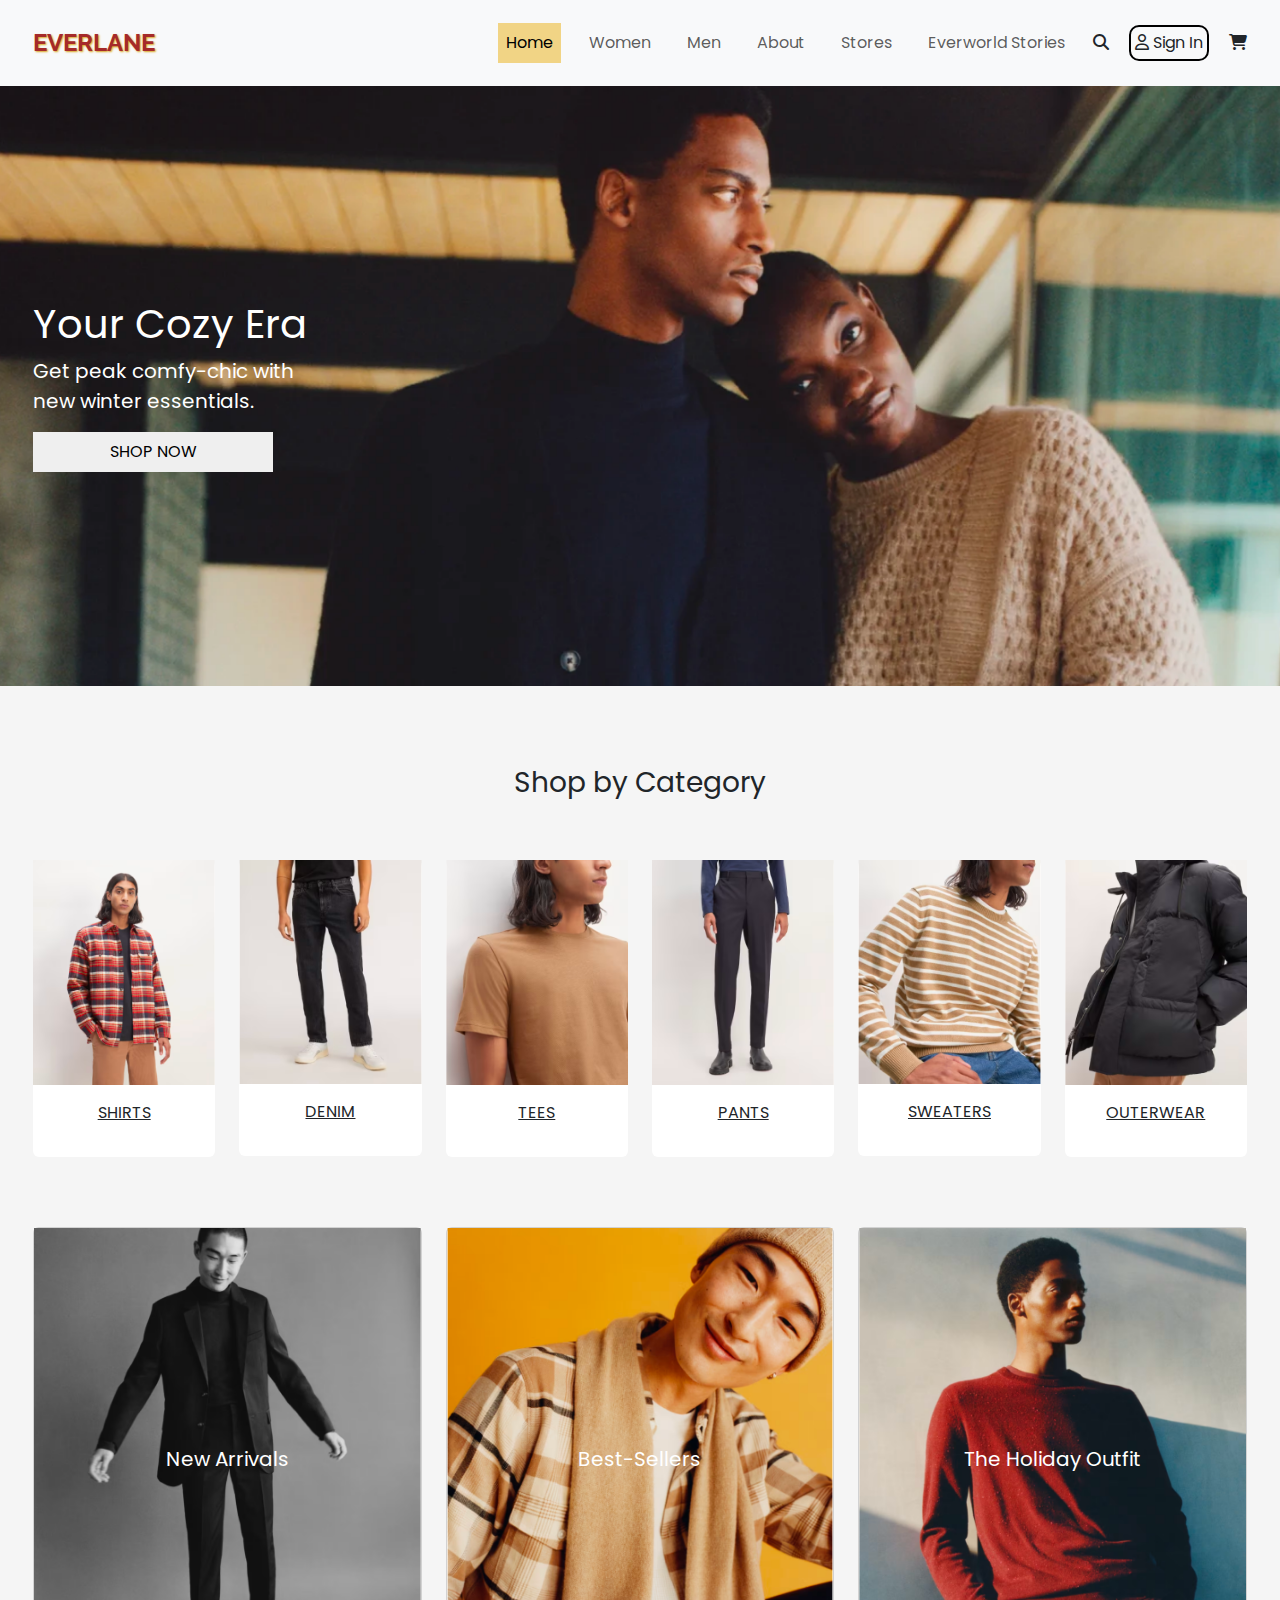
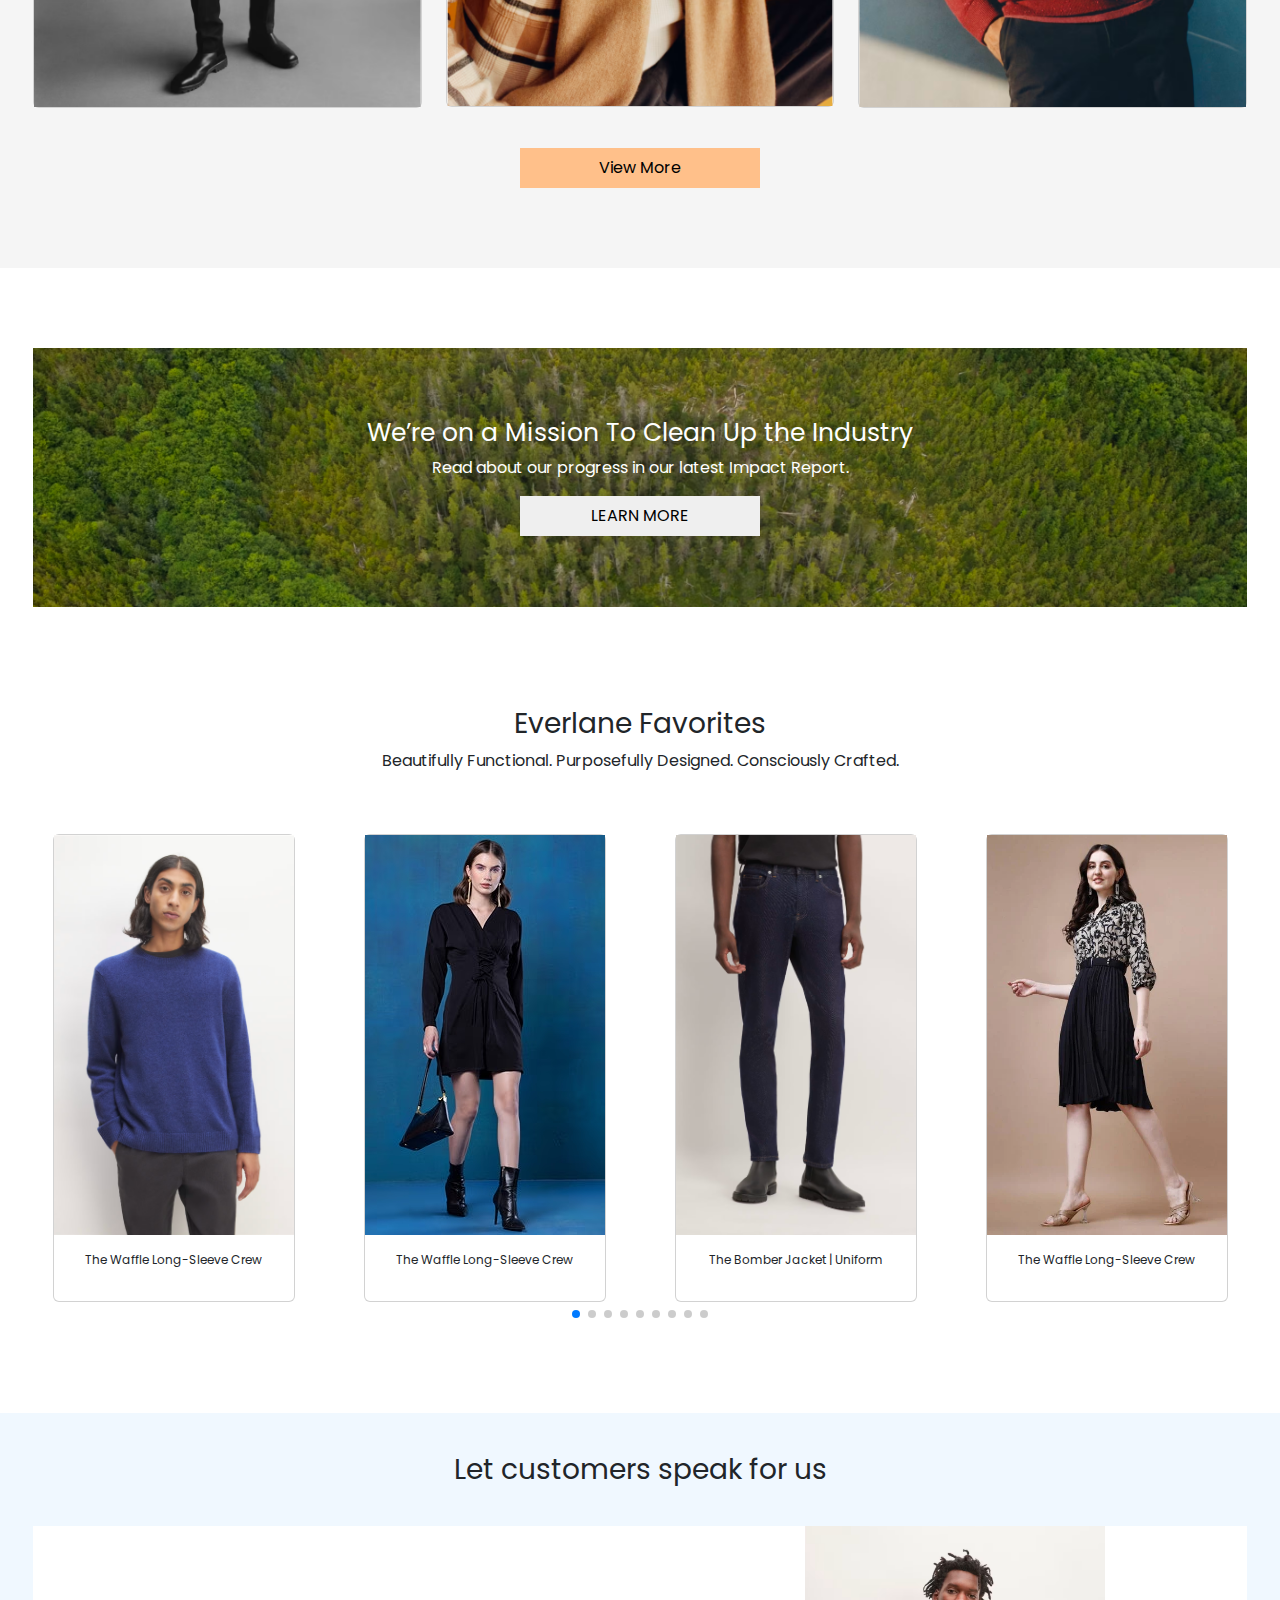
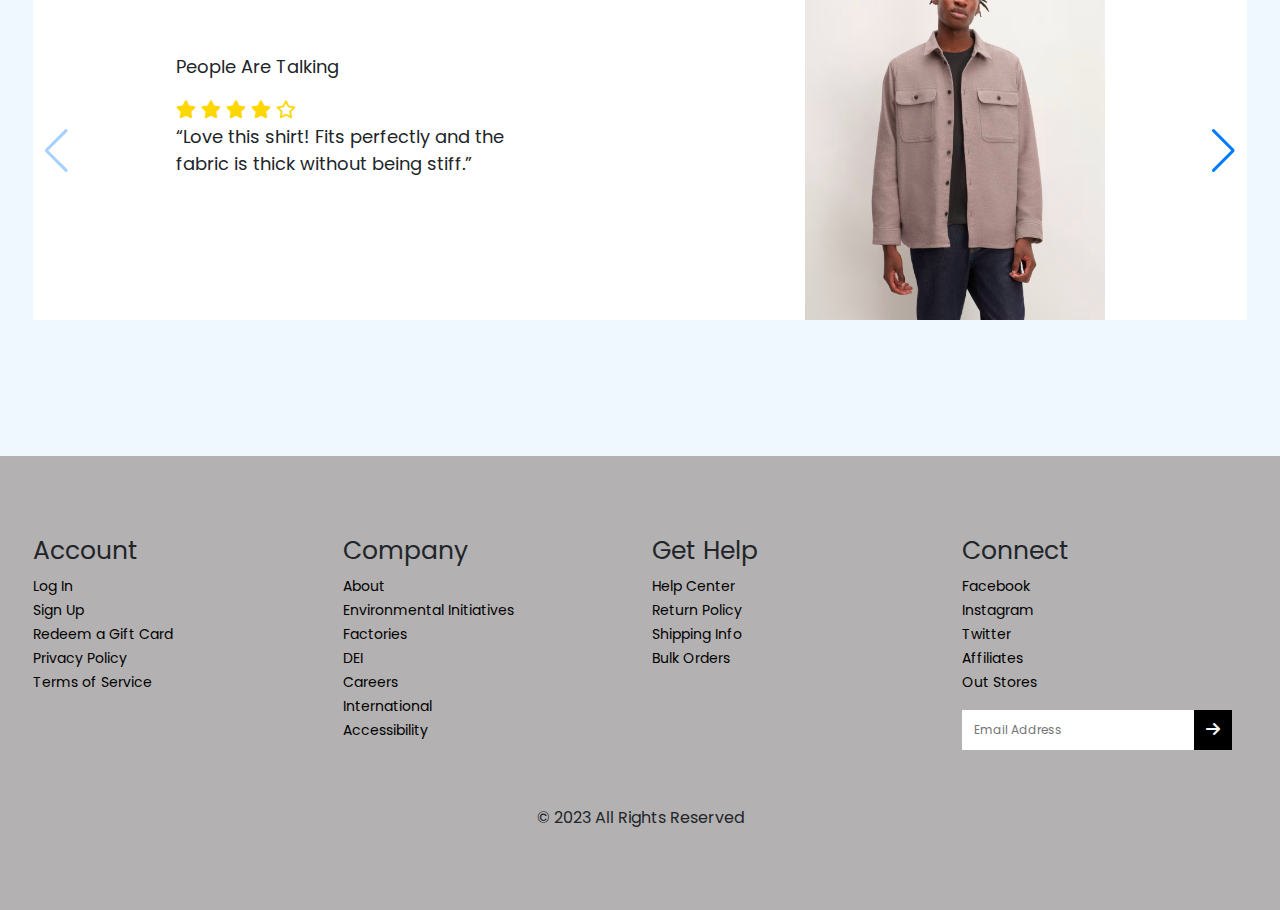
<file: index.html>
<!DOCTYPE html>
<html lang="en">

<head>
    <meta charset="UTF-8">
    <meta name="viewport" content="width=device-width, initial-scale=1.0">

    <!-- BOOTSTRAP CSS CDN LINK -->
    <link rel="stylesheet" href="https://cdn.jsdelivr.net/npm/bootstrap@5.3.3/dist/css/bootstrap.min.css">

    <!-- SWIPER CSS LINK -->
    <link rel="stylesheet" href="https://cdn.jsdelivr.net/npm/swiper@11/swiper-bundle.min.css" />

    <!-- CSS LINK -->
    <link rel="stylesheet" href="./css/style.css">

    <!-- FONT AWESOME CDN LINK -->
    <link rel="stylesheet" href="https://cdnjs.cloudflare.com/ajax/libs/font-awesome/6.6.0/css/all.min.css">

    <title>Everlane Page</title>
</head>

<body>

    <header>

        <nav class="navbar navbar-expand-lg bg-body-tertiary common-padding">
            <div class="container">
                <a class="navbar-brand" href="#" id="nav-logo">EVERLANE</a>
                <button class="navbar-toggler" type="button" data-bs-toggle="collapse"
                    data-bs-target="#navbarSupportedContent" aria-controls="navbarSupportedContent"
                    aria-expanded="false" aria-label="Toggle navigation">
                    <span class="navbar-toggler-icon"></span>
                </button>
                <div class="collapse navbar-collapse navlist" id="navbarSupportedContent">
                    <ul class="navbar-nav mx-auto mb-2 mb-lg-0">
                        <li class="nav-item">
                            <a class="nav-link active" aria-current="page" href="index.html">Home</a>
                        </li>
                        <li class="nav-item">
                            <a class="nav-link" href="women.html">Women</a>
                        </li>
                        <li class="nav-item">
                            <a class="nav-link" href="men.html">Men</a>
                        </li>
                        <li class="nav-item">
                            <a class="nav-link" href="about.html">About</a>
                        </li>
                        <li class="nav-item">
                            <a class="nav-link" href="stores.html">Stores</a>
                        </li>
                        <li class="nav-item">
                            <a class="nav-link" href="stories.html">Everworld Stories</a>
                        </li>


                    </ul>
                    <form class="d-flex align-items-center" role="search">
                        <div class="nav-icon" id="search-icon"><i class="fa-solid fa-magnifying-glass"></i></div>
                        <div class="nav-icon" id="sign-in-btn"><a href="#" class="text-dark"><i
                                    class="fa-regular fa-user"></i> Sign In</a></div>
                        <div class="nav-icon"><i class="fa-solid fa-cart-shopping"></i></div>
                    </form>
                </div>

            </div>
        </nav>
    </header>

    <section class="banner-part common-padding">
        <div class="container">
            <!-- <div class="banner-text-part"> -->
            <div class="banner-heading">
                <h1>Your Cozy Era</h1>
            </div>
            <div class="banner-subheading">
                <p class="p1">Get peak comfy-chic
                    with new winter essentials.</p>

            </div>

            <button class="btn1"><a href="./women.html">SHOP NOW</a></button>
            <!-- </div> -->
        </div>
    </section>

    <main>
        <!-- SHOP PART -->

        <section class="shop-part common-padding">
            <div class="container">
                <div class="shop-heading">
                    <h3>Shop by Category</h3>
                </div>

                <div class="row shop-categori1">
                    <div class="col-lg-2 col-md-4 col-sm-6">
                        <div class="card categori1-card">
                            <img src="./images/image.png" alt="image1">
                            <div class="card-body categori1-body">
                                <p class="p2">SHIRTS</p>
                            </div>
                        </div>

                    </div>

                    <div class="col-lg-2 col-md-4 col-sm-6">
                        <div class="card categori1-card">
                            <img src="./images/image (1).png" alt="image2">
                            <div class="card-body categori1-body">
                                <p class="p2">DENIM</p>
                            </div>
                        </div>
                    </div>

                    <div class="col-lg-2 col-md-4 col-sm-6">
                        <div class="card categori1-card">
                            <img src="./images/image (2).png" alt="image3">
                            <div class="card-body categori1-body">
                                <p class="p2">TEES</p>
                            </div>
                        </div>
                    </div>

                    <div class="col-lg-2 col-md-4 col-sm-6">
                        <div class="card categori1-card">
                            <img src="./images/image (3).png" alt="image4">
                            <div class="card-body categori1-body">
                                <p class="p2">PANTS</p>
                            </div>
                        </div>
                    </div>

                    <div class="col-lg-2 col-md-4 col-sm-6">
                        <div class="card categori1-card">
                            <img src="./images/image (4).png" alt="image5">
                            <div class="card-body categori1-body">
                                <p class="p2">SWEATERS</p>
                            </div>
                        </div>
                    </div>

                    <div class="col-lg-2 col-md-4 col-sm-6">
                        <div class="card categori1-card">
                            <img src="./images/image (5).png" alt="image6">
                            <div class="card-body categori1-body">
                                <p class="p2">OUTERWEAR</p>
                            </div>
                        </div>

                    </div>
                </div>

                <div class="row shop-categori2">
                    <div class="col-lg-4 col-md-4 col-sm-4 col-xs-12">
                        <div class="card categori2-card">
                            <img src="./images/Frame 1.png" alt="img1">
                            <div class="categori-text">
                                <p class="p3">New Arrivals</p>
                            </div>
                        </div>
                    </div>

                    <div class="col-lg-4 col-md-4 col-sm-4 col-xs-12">
                        <div class="card categori2-card">
                            <img src="./images/Frame 2.png" alt="img2">
                            <div class="categori-text">
                                <p class="p3">Best-Sellers</p>
                            </div>
                        </div>

                    </div>

                    <div class="col-lg-4 col-md-4 col-sm-4 col-xs-12">
                        <div class="card categori2-card">
                            <img src="./images/Frame 3.png" alt="img3">
                            <div class="categori-text text-center">
                                <p class="p3">The Holiday Outfit</p>
                            </div>
                        </div>

                    </div>
                </div>

                <div class="shop-btn text-center">
                    <button class="btn3"><a href="./men.html">View More</a></button>
                </div>
            </div>
        </section>

        <!-- MISSION PART -->

        <section class="mission-part common-padding">
            <div class="container mission">
                <img src="./images/mission img.png" alt="img">
                <div class="mission-text d-flex flex-column align-items-center">
                    <h5>We’re on a Mission To Clean Up the Industry</h5>
                    <p class="p4">Read about our progress in our latest Impact Report.</p>

                    <button class="btn2"><a href="./stories.html">LEARN MORE</a></button>
                </div>


            </div>
        </section>

        <!-- FAVORITES PART -->

        <section class="favorites-part common-padding">
            <div class="container">
                <div class="fav-heading text-center">
                    <h3>Everlane Favorites</h3>
                    <p class="p5">Beautifully Functional. Purposefully Designed. Consciously Crafted.</p>
                </div>
                <div class="favorites-swiper">

                    <div class="swiper mySwiper" id="swiper1">
                        <div class="swiper-wrapper">
                            <div class="swiper-slide">
                                <div class="card fav-card">
                                    <img src="./images/fav-img4.png" alt="img1">
                                    <div class="card-body fav-text">
                                        <p class="p6">The Waffle Long-Sleeve Crew</p>
                                    </div>
                                </div>
                            </div>

                            <div class="swiper-slide">

                                <div class="card fav-card">
                                    <img src="./images/fav-img5.avif" alt="img1">
                                    <div class="card-body fav-text">
                                        <p class="p6">The Waffle Long-Sleeve Crew</p>
                                    </div>
                                </div>

                            </div>

                            <div class="swiper-slide">

                                <div class="card fav-card">
                                    <img src="./images/fav-img2.png" alt="img1">
                                    <div class="card-body fav-text">
                                        <p class="p6">The Bomber Jacket | Uniform</p>
                                    </div>
                                </div>

                            </div>

                            <div class="swiper-slide">

                                <div class="card fav-card">
                                    <img src="./images/fav-img6.webp" alt="img1">
                                    <div class="card-body fav-text">
                                        <p class="p6">The Waffle Long-Sleeve Crew</p>
                                    </div>
                                </div>

                            </div>

                            <div class="swiper-slide">

                                <div class="card fav-card">
                                    <img src="./images/fav-img3.png" alt="img1">
                                    <div class="card-body fav-text">
                                        <p class="p6">The Waffle Long-Sleeve Crew</p>
                                    </div>
                                </div>

                            </div>

                            <div class="swiper-slide">

                                <div class="card fav-card">
                                    <img src="./images/fav-img7.webp" alt="img1">
                                    <div class="card-body fav-text">
                                        <p class="p6">The Waffle Long-Sleeve Crew</p>
                                    </div>
                                </div>

                            </div>

                            <div class="swiper-slide">

                                <div class="card fav-card">
                                    <img src="./images/fav-img4.png" alt="img1">
                                    <div class="card-body fav-text">
                                        <p class="p6">The Essential Organic Crew</p>
                                    </div>
                                </div>

                            </div>

                            <div class="swiper-slide">

                                <div class="card fav-card">
                                    <img src="./images/fav-img8.webp" alt="img1">
                                    <div class="card-body fav-text">
                                        <p class="p6">The Waffle Long-Sleeve Crew</p>
                                    </div>
                                </div>

                            </div>

                            <div class="swiper-slide">

                                <div class="card fav-card">
                                    <img src="./images/fav-img5.avif" alt="img1">
                                    <div class="card-body fav-text">
                                        <p class="p6">The Waffle Long-Sleeve Crew</p>
                                    </div>
                                </div>

                            </div>
                        </div>
                        <div class="swiper-pagination"></div>
                    </div>

                    <!-- <div class="fav-btns">
                        <div class="prev-btn"></div>

                        <div class="next-btn"></div>
                    </div> -->

                </div>
            </div>
        </section>

        <!-- FEEDBACK PART -->

        <section class="feedback-part">

            <div class="container feedback-swiper">

                <div class="feedback-heading text-center">
                    <h3>Let customers speak for us</h3>
                </div>
                <div class="swiper mySwiper" id="swiper2">
                    <div class="swiper-wrapper">
                        <div class="swiper-slide">

                            <div class="feedback-detail d-flex justify-content-between align-items-center">
                                <div class="feedback-text">
                                    <p class="p7">People Are Talking</p>
                                    <div class="f-rating">
                                        <span class="s3"><i class="fa-solid fa-star"></i></span>
                                        <span class="s3"><i class="fa-solid fa-star"></i></span>
                                        <span class="s3"><i class="fa-solid fa-star"></i></span>
                                        <span class="s3"><i class="fa-solid fa-star"></i></span>
                                        <span class="s3"><i class="fa-regular fa-star"></i></span>
                                    </div>

                                    <div class="f-text1">
                                        <p class="p8">“Love this shirt! Fits perfectly and the fabric is thick without
                                            being stiff.”</p>
                                    </div>
                                </div>

                                <div class="feedback-img">
                                    <img src="./images/feedback-img1.png" alt="img1">
                                </div>
                            </div>

                        </div>

                        <div class="swiper-slide">

                            <div class="feedback-detail d-flex justify-content-between align-items-center">
                                <div class="feedback-text">
                                    <p class="p7">People Are Talking</p>
                                    <div class="f-rating">
                                        <span class="s3"><i class="fa-solid fa-star"></i></span>
                                        <span class="s3"><i class="fa-solid fa-star"></i></span>
                                        <span class="s3"><i class="fa-solid fa-star"></i></span>
                                        <span class="s3"><i class="fa-solid fa-star"></i></span>
                                        <span class="s3"><i class="fa-regular fa-star"></i></span>
                                    </div>

                                    <div class="f-text1">
                                        <p class="p8">“Love this shirt! Fits perfectly and the fabric is thick without
                                            being stiff.”</p>
                                    </div>
                                </div>

                                <div class="feedback-img">
                                    <img src="./images/fav-img3.png" alt="img1">
                                </div>
                            </div>

                        </div>

                        <div class="swiper-slide">

                            <div class="feedback-detail d-flex justify-content-between align-items-center">
                                <div class="feedback-text">
                                    <p class="p7">People Are Talking</p>
                                    <div class="f-rating">
                                        <span class="s3"><i class="fa-solid fa-star"></i></span>
                                        <span class="s3"><i class="fa-solid fa-star"></i></span>
                                        <span class="s3"><i class="fa-solid fa-star"></i></span>
                                        <span class="s3"><i class="fa-solid fa-star"></i></span>
                                        <span class="s3"><i class="fa-regular fa-star"></i></span>
                                    </div>

                                    <div class="f-text1">
                                        <p class="p8">“I love it! Fits perfectly and the fabric is thick without
                                            being stiff.”</p>
                                    </div>
                                </div>

                                <div class="feedback-img">
                                    <img src="./images/fav-img4.png" alt="img1">
                                </div>
                            </div>

                        </div>

                        <div class="swiper-slide">

                            <div class="feedback-detail d-flex justify-content-between align-items-center">
                                <div class="feedback-text">
                                    <p class="p7">People Are Talking</p>
                                    <div class="f-rating">
                                        <span class="s3"><i class="fa-solid fa-star"></i></span>
                                        <span class="s3"><i class="fa-solid fa-star"></i></span>
                                        <span class="s3"><i class="fa-solid fa-star"></i></span>
                                        <span class="s3"><i class="fa-solid fa-star"></i></span>
                                        <span class="s3"><i class="fa-regular fa-star"></i></span>
                                    </div>

                                    <div class="f-text1">
                                        <p class="p8">“Good product! Fits perfectly and the fabric is thick without
                                            being stiff.”</p>
                                    </div>
                                </div>

                                <div class="feedback-img">
                                    <img src="./images/fav-img5.avif" alt="img1">
                                </div>
                            </div>

                        </div>

                        <div class="swiper-slide">

                            <div class="feedback-detail d-flex justify-content-between align-items-center">
                                <div class="feedback-text">
                                    <p class="p7">People Are Talking</p>
                                    <div class="f-rating">
                                        <span class="s3"><i class="fa-solid fa-star"></i></span>
                                        <span class="s3"><i class="fa-solid fa-star"></i></span>
                                        <span class="s3"><i class="fa-solid fa-star"></i></span>
                                        <span class="s3"><i class="fa-solid fa-star"></i></span>
                                        <span class="s3"><i class="fa-regular fa-star"></i></span>
                                    </div>

                                    <div class="f-text1">
                                        <p class="p8">“I love it! Fits perfectly and the fabric is thick without
                                            being stiff.”</p>
                                    </div>
                                </div>

                                <div class="feedback-img">
                                    <img src="./images/fav-img6.webp" alt="img1">
                                </div>
                            </div>

                        </div>

                        <div class="swiper-slide">

                            <div class="feedback-detail d-flex justify-content-between align-items-center">
                                <div class="feedback-text">
                                    <p class="p7">People Are Talking</p>
                                    <div class="f-rating">
                                        <span class="s3"><i class="fa-solid fa-star"></i></span>
                                        <span class="s3"><i class="fa-solid fa-star"></i></span>
                                        <span class="s3"><i class="fa-solid fa-star"></i></span>
                                        <span class="s3"><i class="fa-solid fa-star"></i></span>
                                        <span class="s3"><i class="fa-regular fa-star"></i></span>
                                    </div>

                                    <div class="f-text1">
                                        <p class="p8">“Verry good poduct! Fits perfectly and the fabric is thick without
                                            being stiff.”</p>
                                    </div>
                                </div>

                                <div class="feedback-img">
                                    <img src="./images/fav-img7.webp" alt="img1">
                                </div>
                            </div>

                        </div>

                        <div class="swiper-slide">

                            <div class="feedback-detail d-flex justify-content-between align-items-center">
                                <div class="feedback-text">
                                    <p class="p7">People Are Talking</p>
                                    <div class="f-rating">
                                        <span class="s3"><i class="fa-solid fa-star"></i></span>
                                        <span class="s3"><i class="fa-solid fa-star"></i></span>
                                        <span class="s3"><i class="fa-solid fa-star"></i></span>
                                        <span class="s3"><i class="fa-solid fa-star"></i></span>
                                        <span class="s3"><i class="fa-regular fa-star"></i></span>
                                    </div>

                                    <div class="f-text1">
                                        <p class="p8">“Love this shirt! Fits perfectly and the fabric is thick without
                                            being stiff.”</p>
                                    </div>
                                </div>

                                <div class="feedback-img">
                                    <img src="./images/feedback-img1.png" alt="img1">
                                </div>
                            </div>

                        </div>

                        <div class="swiper-slide">

                            <div class="feedback-detail d-flex justify-content-between align-items-center">
                                <div class="feedback-text">
                                    <p class="p7">People Are Talking</p>
                                    <div class="f-rating">
                                        <span class="s3"><i class="fa-solid fa-star"></i></span>
                                        <span class="s3"><i class="fa-solid fa-star"></i></span>
                                        <span class="s3"><i class="fa-solid fa-star"></i></span>
                                        <span class="s3"><i class="fa-solid fa-star"></i></span>
                                        <span class="s3"><i class="fa-regular fa-star"></i></span>
                                    </div>

                                    <div class="f-text1">
                                        <p class="p8">“Love this shirt! Fits perfectly and the fabric is thick without
                                            being stiff.”</p>
                                    </div>
                                </div>

                                <div class="feedback-img">
                                    <img src="./images/fav-img3.png" alt="img1">
                                </div>
                            </div>

                        </div>

                        <div class="swiper-slide">

                            <div class="feedback-detail d-flex justify-content-between align-items-center">
                                <div class="feedback-text">
                                    <p class="p7">People Are Talking</p>
                                    <div class="f-rating">
                                        <span class="s3"><i class="fa-solid fa-star"></i></span>
                                        <span class="s3"><i class="fa-solid fa-star"></i></span>
                                        <span class="s3"><i class="fa-solid fa-star"></i></span>
                                        <span class="s3"><i class="fa-solid fa-star"></i></span>
                                        <span class="s3"><i class="fa-regular fa-star"></i></span>
                                    </div>

                                    <div class="f-text1">
                                        <p class="p8">“Love this shirt! Fits perfectly and the fabric is thick without
                                            being stiff.”</p>
                                    </div>
                                </div>

                                <div class="feedback-img">
                                    <img src="./images/fav-img8.webp" alt="img1">
                                </div>
                            </div>

                        </div>
                    </div>
                    <div class="swiper-button-next" id="feedback-btn1"></div>
                    <div class="swiper-button-prev" id="feedback-btn2"></div>
                </div>
            </div>
        </section>

        <!-- FORM PART -->

        <div class="form-detail">

            <div class="login-container">
                <h2>Login</h2>
                <span class="s50"><i class="fa-regular fa-circle-xmark"></i></span>
                <form id="loginForm">
                    <div class="input-container">
                        <label for="username">User Name</label>
                        <div class="input-field">
                            <i class="fa fa-user"></i>
                            <input type="text" id="username" name="username" placeholder="Type your username" required>
                        </div>
                    </div>
                    <div class="input-container">
                        <label for="password">Password</label>
                        <div class="input-field">
                            <i class="fa fa-lock"></i>
                            <input type="password" id="password" name="password" placeholder="Type your password"
                                required>
                        </div>
                    </div>
                    <div class="forgot-password">
                        <a href="#">Forgot Password?</a>
                    </div>
                    <button type="submit" id="log">Login</button>
                    <div class="form-div">
                        <p class="p52"> Or <b>Sign Up</b> Using </p>
                        <div class="social-icon">
                            <div class="face">
                                <p class="p53"><i class="fa-brands fa-facebook"></i></p>
                            </div>
                            <div class="Twitter">
                                <p class="p54"><i class="fa-brands fa-twitter"></i></p>
                            </div>
                            <div class="Insta">
                                <p class="p55"><i class="fa-brands fa-google"></i></p>
                            </div>
                        </div>

                    </div>
                </form>

            </div>

            <!-- SUCCESS PART -->

            <!-- <div class="sucess-div ">
                <div class="msg">
                    <div class="icon">
                        <i class="fa-solid fa-check"></i>
                    </div>
                    <p class="p56">You have logged in sucessfully</p>
                </div>
            </div> -->

        </div>

    </main>

    <footer>
        <!-- FOOTER PART -->

        <section class="footer-part common-padding">
            <div class="container footer-items">
                <div class="row">
                    <div class="col-lg-3 col-md-3 col-sm-6 col-xs-12 footer-item-div">

                        <div class="footer-item-detail">
                            <h6>Account</h6>
                            <ul>
                                <li><a href="#">Log In</a></li>
                                <li><a href="#">Sign Up</a></li>
                                <li><a href="#">Redeem a Gift Card</a></li>
                                <li><a href="#">Privacy Policy</a></li>
                                <li><a href="#">Terms of Service</a></li>
                            </ul>
                        </div>
                    </div>

                    <div class="col-lg-3 col-md-3 col-sm-6 col-xs-12 footer-item-div">

                        <div class="footer-item-detail">
                            <h6>Company</h6>
                            <ul>
                                <li><a href="#">About</a></li>
                                <li><a href="#">Environmental Initiatives</a></li>
                                <li><a href="#">Factories</a></li>
                                <li><a href="#">DEI</a></li>
                                <li><a href="#">Careers</a></li>
                                <li><a href="#">International</a></li>
                                <li><a href="#">Accessibility</a></li>
                            </ul>
                        </div>
                    </div>

                    <div class="col-lg-3 col-md-3 col-sm-6 col-xs-12 footer-item-div">

                        <div class="footer-item-detail">
                            <h6>Get Help</h6>
                            <ul>
                                <li><a href="#">Help Center</a></li>
                                <li><a href="#">Return Policy</a></li>
                                <li><a href="#">Shipping Info</a></li>
                                <li><a href="#">Bulk Orders</a></li>
                            </ul>
                        </div>
                    </div>

                    <div class="col-lg-3 col-md-3 col-sm-6 col-xs-12 footer-item-div">

                        <div class="footer-item-detail">
                            <h6>Connect</h6>
                            <ul>
                                <li><a href="#">Facebook</a></li>
                                <li><a href="#">Instagram</a></li>
                                <li><a href="#">Twitter</a></li>
                                <li><a href="#">Affiliates</a></li>
                                <li><a href="#">Out Stores</a></li>
                            </ul>

                            <div class="footer-search d-flex">
                                <input type="email" name="email" placeholder="Email Address" id="email">
                                <div class="footer-btn">
                                    <a href="#" class="text-light"><i class="fa-solid fa-arrow-right"></i></a>
                                </div>
                            </div>
                        </div>
                    </div>
                </div>
            </div>

            <div class="copyright-part text-center mt-5">
                <a href="#" class="text-dark">© 2023 All Rights Reserved</a>
            </div>
        </section>
    </footer>



    <!-- PROPER JS CDN LINK -->
    <script src="https://cdn.jsdelivr.net/npm/@popperjs/core@2.11.8/dist/umd/popper.min.js"
        integrity="sha384-I7E8VVD/ismYTF4hNIPjVp/Zjvgyol6VFvRkX/vR+Vc4jQkC+hVqc2pM8ODewa9r"
        crossorigin="anonymous"></script>

    <!-- JQUERY CDN LINK -->
    <script src="https://ajax.googleapis.com/ajax/libs/jquery/3.7.1/jquery.min.js"></script>

    <!-- BOOTSTRAP JS CDN LINK -->
    <script src="https://cdn.jsdelivr.net/npm/bootstrap@5.3.3/dist/js/bootstrap.bundle.min.js"></script>

    <!-- SWIPER JS CDN LINK -->
    <script src="https://cdn.jsdelivr.net/npm/swiper@11/swiper-bundle.min.js"></script>

    <!-- JS LINK -->
    <script src="./js/app.js"></script>

</body>

</html>
</file>
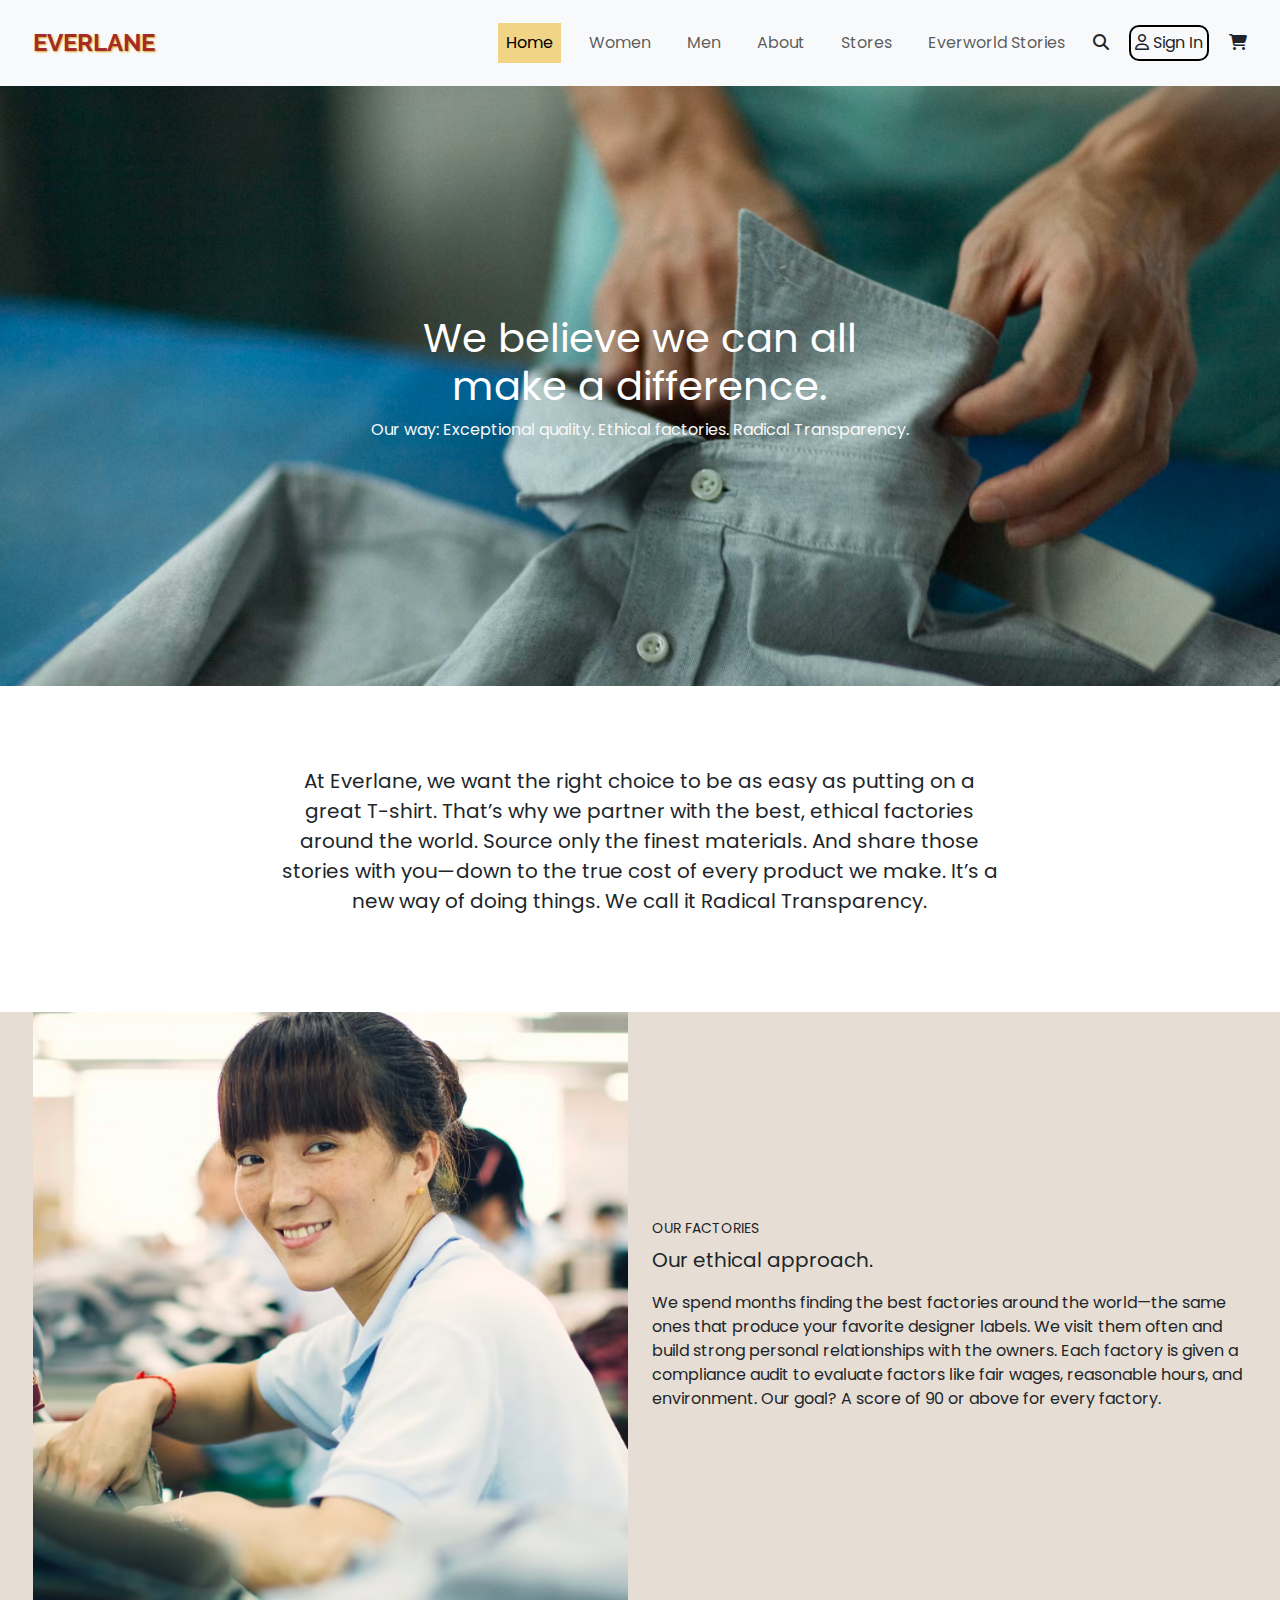
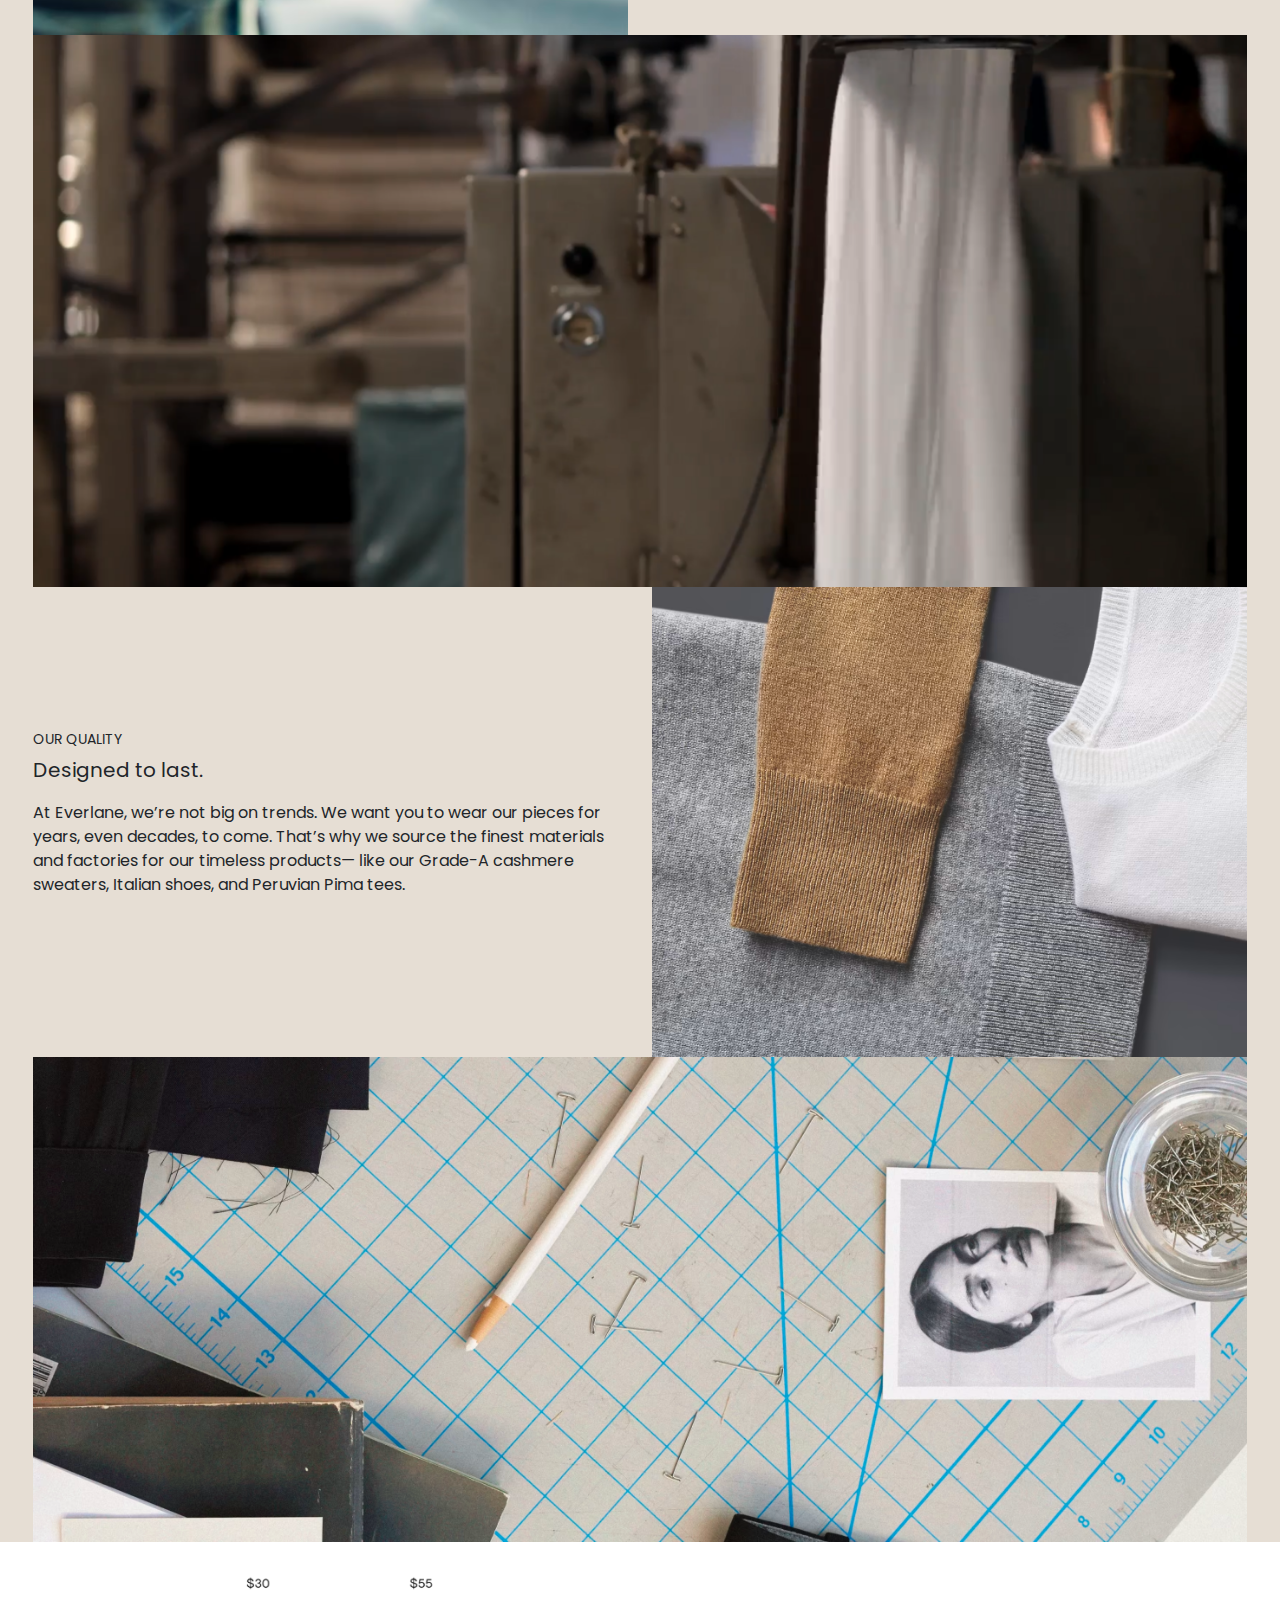
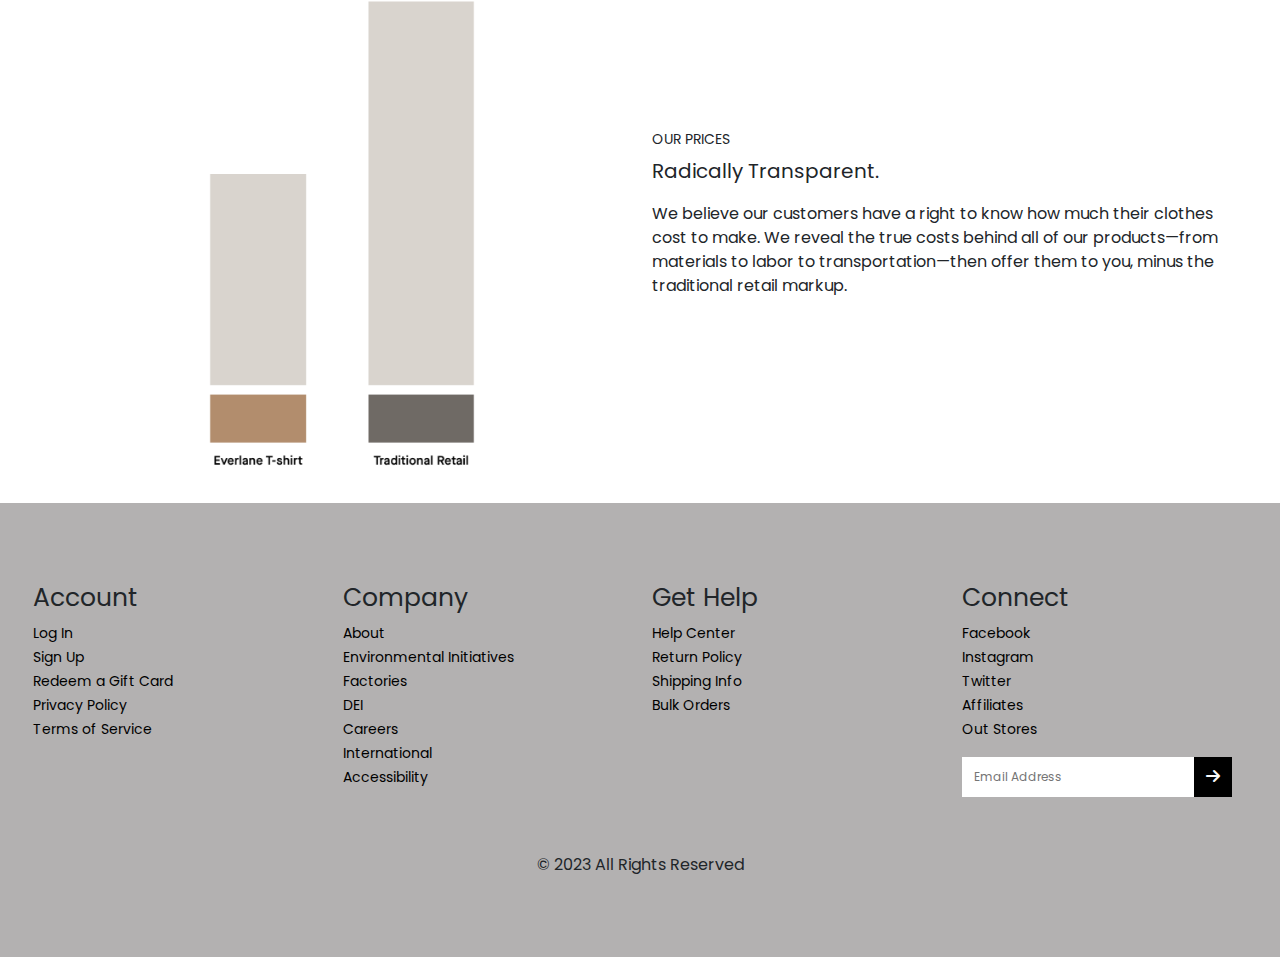
<file: about.html>
<!DOCTYPE html>
<html lang="en">

<head>
    <meta charset="UTF-8">
    <meta name="viewport" content="width=device-width, initial-scale=1.0">

    <!-- BOOTSTRAP CSS CDN LINK -->
    <link rel="stylesheet" href="https://cdn.jsdelivr.net/npm/bootstrap@5.3.3/dist/css/bootstrap.min.css">

    <!-- CSS LINK -->
    <link rel="stylesheet" href="./css/about.css">

    <!-- FONT AWESOME CDN LINK -->
    <link rel="stylesheet" href="https://cdnjs.cloudflare.com/ajax/libs/font-awesome/6.6.0/css/all.min.css">

    <title>About Page</title>
</head>

<body>

    <header>

        <nav class="navbar navbar-expand-lg bg-body-tertiary common-padding">
            <div class="container">
                <a class="navbar-brand" href="#" id="nav-logo">EVERLANE</a>
                <button class="navbar-toggler" type="button" data-bs-toggle="collapse"
                    data-bs-target="#navbarSupportedContent" aria-controls="navbarSupportedContent"
                    aria-expanded="false" aria-label="Toggle navigation">
                    <span class="navbar-toggler-icon"></span>
                </button>
                <div class="collapse navbar-collapse navlist" id="navbarSupportedContent">
                    <ul class="navbar-nav mx-auto mb-2 mb-lg-0">
                        <li class="nav-item">
                            <a class="nav-link active" aria-current="page" href="index.html">Home</a>
                        </li>
                        <li class="nav-item">
                            <a class="nav-link" href="women.html">Women</a>
                        </li>
                        <li class="nav-item">
                            <a class="nav-link" href="men.html">Men</a>
                        </li>
                        <li class="nav-item">
                            <a class="nav-link" href="about.html">About</a>
                        </li>
                        <li class="nav-item">
                            <a class="nav-link" href="stores.html">Stores</a>
                        </li>
                        <li class="nav-item">
                            <a class="nav-link" href="stories.html">Everworld Stories</a>
                        </li>


                    </ul>
                    <form class="d-flex align-items-center" role="search">
                        <div class="nav-icon" id="search-icon"><i class="fa-solid fa-magnifying-glass"></i></div>
                        <div class="nav-icon" id="sign-in-btn"><a href="#" class="text-dark"><i
                            class="fa-regular fa-user"></i> Sign In</a></div>
                        <div class="nav-icon"><i class="fa-solid fa-cart-shopping"></i></div>
                    </form>
                </div>

            </div>
        </nav>

    </header>
    <!-- BANNER PART -->

    <section class="banner-part d-flex justify-content-center align-items-center">
        <div class="banner d-flex flex-column justify-content-center align-items-center">
            <div class="banner-heading text-center">
                <h1>We believe
                    we can all make
                    a difference.</h1>
            </div>
            <div class="banner-subheading text-center">
                <p class="p1 text-light">Our way: Exceptional quality.
                    Ethical factories. Radical Transparency.</p>
            </div>

        </div>
    </section>

    <main>
        <!-- ABOUT EVERLANE PART -->

        <section class="about-everlane-part common-padding">
            <div class="container d-flex justify-content-center align-items-center">
                <div class="everlane-text text-center">
                    <p class="p2">At Everlane, we want the right choice to be as easy as putting on a great T-shirt.
                        That’s why we partner with the best, ethical factories around the world. Source only the finest
                        materials. And share those stories with you—down to the true cost of every product we make. It’s
                        a new way of doing things. We call it Radical Transparency.</p>
                </div>
            </div>
        </section>

        <!-- EVERLANE FACTORY PART -->

        <section class="everlane-factories-part common-padding">
            <div class="container">
                <div class="row factory-type">
                    <div class="col-lg-6 col-md-6 col-sm-6 col-xs-12 factory-part">

                        <img src="./images/about img1.png" alt="img">
                    </div>

                    <div
                        class="col-lg-6 col-md-6 col-sm-6 col-xs-12 d-flex flex-column justify-content-center align-items-start factory-part">

                        <div class="factory-detail">
                            <h6>OUR FACTORIES</h6>
                            <p class="p3">Our ethical approach.</p>
                            <p class="p4">We spend months finding the best factories around the world—the same ones that
                                produce your favorite designer labels. We visit them often and build strong personal
                                relationships with the owners. Each factory is given a compliance audit to evaluate
                                factors
                                like fair wages, reasonable hours, and environment. Our goal? A score of 90 or above for
                                every factory.</p>
                        </div>

                    </div>
                </div>
            </div>
        </section>

        <!-- fFACTORY IMG PART -->

        <section class="factory-img-part common-padding">
            <div class="container">
                <div class="factory-img">
                    <img src="./images/about img2.png" alt="img">
                </div>
            </div>
        </section>

        <!-- QUALITY PART -->

        <section class="everlane-factories-part common-padding">
            <div class="container">
                <div class="row factory-type">

                    <div
                        class="col-lg-6 col-md-6 col-sm-6 col-xs-12 d-flex flex-column justify-content-center align-items-start factory-part">

                        <div class="factory-detail">
                            <h6>OUR QUALITY</h6>
                            <p class="p3">Designed
                                to last.</p>
                            <p class="p4">At Everlane, we’re not big on trends. We want you to wear our pieces for
                                years, even decades, to come. That’s why we source the finest materials and factories
                                for our timeless products— like our Grade-A cashmere sweaters, Italian shoes, and
                                Peruvian Pima tees.</p>
                        </div>

                    </div>

                    <div class="col-lg-6 col-md-6 col-sm-6 col-xs-12 factory-part">

                        <img src="./images/about img3.png" alt="img">
                    </div>

                </div>
            </div>
        </section>

        <!-- QUALITY IMG PART -->

        <section class="factory-img-part common-padding">
            <div class="container">
                <div class="factory-img">
                    <img src="./images/about img4.png" alt="img">
                </div>
            </div>
        </section>

        <!-- PRICE PART -->

        <section class="everlane-factories-part common-padding bg-white">
            <div class="container">
                <div class="row factory-type">
                    <div class="col-lg-6 col-md-6 col-sm-6 col-xs-12 factory-part">

                        <img src="./images/price img.png" alt="img">
                    </div>

                    <div
                        class="col-lg-6 col-md-6 col-sm-6 col-xs-12 d-flex flex-column justify-content-center align-items-start factory-part">

                        <div class="factory-detail">
                            <h6>OUR PRICES</h6>
                            <p class="p3">Radically Transparent.</p>
                            <p class="p4">We believe our customers have a right to know how much their clothes cost to
                                make. We reveal the true costs behind all of our products—from materials to labor to
                                transportation—then offer them to you, minus the traditional retail markup.
                            </p>
                        </div>

                    </div>
                </div>
            </div>
        </section>

          <!-- FORM PART -->

          <div class="form-detail">

            <div class="login-container">
                <h2>Login</h2>
                <span class="s50"><i class="fa-regular fa-circle-xmark"></i></span>
                <form id="loginForm">
                    <div class="input-container">
                        <label for="username">User Name</label>
                        <div class="input-field">
                            <i class="fa fa-user"></i>
                            <input type="text" id="username" name="username" placeholder="Type your username" required>
                        </div>
                    </div>
                    <div class="input-container">
                        <label for="password">Password</label>
                        <div class="input-field">
                            <i class="fa fa-lock"></i>
                            <input type="password" id="password" name="password" placeholder="Type your password"
                                required>
                        </div>
                    </div>
                    <div class="forgot-password">
                        <a href="#">Forgot Password?</a>
                    </div>
                    <button type="submit">Login</button>
                    <div class="form-div">
                        <p class="p52"> Or <b>Sign Up</b> Using </p>
                        <div class="social-icon">
                            <div class="face">
                                <p class="p53"><i class="fa-brands fa-facebook"></i></p>
                            </div>
                            <div class="Twitter">
                                <p class="p54"><i class="fa-brands fa-twitter"></i></p>
                            </div>
                            <div class="Insta">
                                <p class="p55"><i class="fa-brands fa-google"></i></p>
                            </div>
                        </div>

                    </div>
                </form>
            </div>

        </div>


    </main>

    <footer>

        <section class="footer-part common-padding">
            <div class="container footer-items">
                <div class="row">
                    <div class="col-lg-3 col-md-3 col-sm-6 col-xs-12 footer-item-div">

                        <div class="footer-item-detail">
                            <h6>Account</h6>
                            <ul>
                                <li><a href="#">Log In</a></li>
                                <li><a href="#">Sign Up</a></li>
                                <li><a href="#">Redeem a Gift Card</a></li>
                                <li><a href="#">Privacy Policy</a></li>
                                <li><a href="#">Terms of Service</a></li>
                            </ul>
                        </div>
                    </div>

                    <div class="col-lg-3 col-md-3 col-sm-6 col-xs-12 footer-item-div">

                        <div class="footer-item-detail">
                            <h6>Company</h6>
                            <ul>
                                <li><a href="#">About</a></li>
                                <li><a href="#">Environmental Initiatives</a></li>
                                <li><a href="#">Factories</a></li>
                                <li><a href="#">DEI</a></li>
                                <li><a href="#">Careers</a></li>
                                <li><a href="#">International</a></li>
                                <li><a href="#">Accessibility</a></li>
                            </ul>
                        </div>
                    </div>

                    <div class="col-lg-3 col-md-3 col-sm-6 col-xs-12 footer-item-div">

                        <div class="footer-item-detail">
                            <h6>Get Help</h6>
                            <ul>
                                <li><a href="#">Help Center</a></li>
                                <li><a href="#">Return Policy</a></li>
                                <li><a href="#">Shipping Info</a></li>
                                <li><a href="#">Bulk Orders</a></li>
                            </ul>
                        </div>
                    </div>

                    <div class="col-lg-3 col-md-3 col-sm-6 col-xs-12 footer-item-div">

                        <div class="footer-item-detail">
                            <h6>Connect</h6>
                            <ul>
                                <li><a href="#">Facebook</a></li>
                                <li><a href="#">Instagram</a></li>
                                <li><a href="#">Twitter</a></li>
                                <li><a href="#">Affiliates</a></li>
                                <li><a href="#">Out Stores</a></li>
                            </ul>

                            <div class="footer-search d-flex">
                                <input type="email" name="email" placeholder="Email Address" id="email">
                                <div class="footer-btn">
                                    <a href="#" class="text-light"><i class="fa-solid fa-arrow-right"></i></a>
                                </div>
                            </div>
                        </div>
                    </div>
                </div>
            </div>

            <div class="copyright-part text-center mt-5">
                <a href="#" class="text-dark">© 2023 All Rights Reserved</a>
            </div>
        </section>
    </footer>

    <!-- PROPER JS CDN LINK -->
    <script src="https://cdn.jsdelivr.net/npm/@popperjs/core@2.11.8/dist/umd/popper.min.js"
        integrity="sha384-I7E8VVD/ismYTF4hNIPjVp/Zjvgyol6VFvRkX/vR+Vc4jQkC+hVqc2pM8ODewa9r"
        crossorigin="anonymous"></script>

    <!-- JQUERY CDN LINK -->
    <script src="https://ajax.googleapis.com/ajax/libs/jquery/3.7.1/jquery.min.js"></script>

    <!-- BOOTSTRAP JS CDN LINK -->
    <script src="https://cdn.jsdelivr.net/npm/bootstrap@5.3.3/dist/js/bootstrap.bundle.min.js"></script>

    <!-- JS LINK -->
    <script src="./js/app.js"></script>

</body>

</html>
</file>
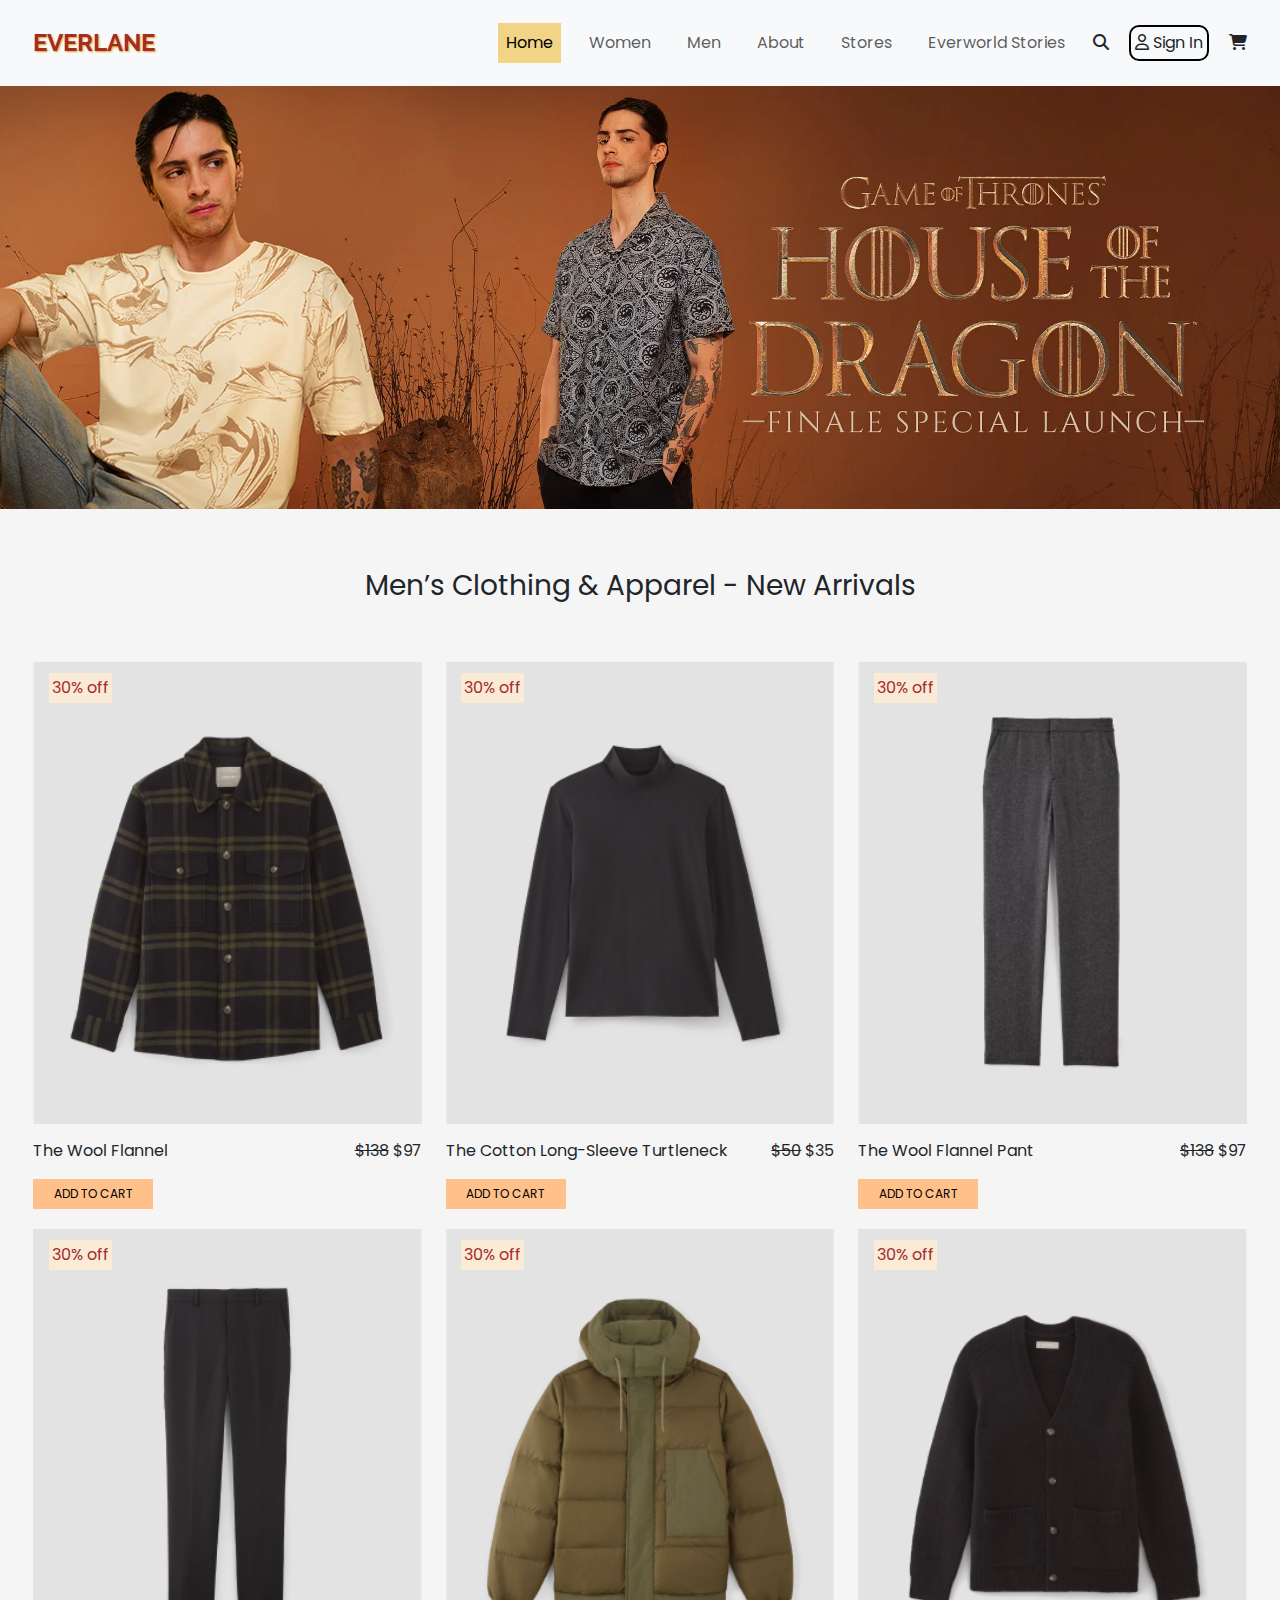
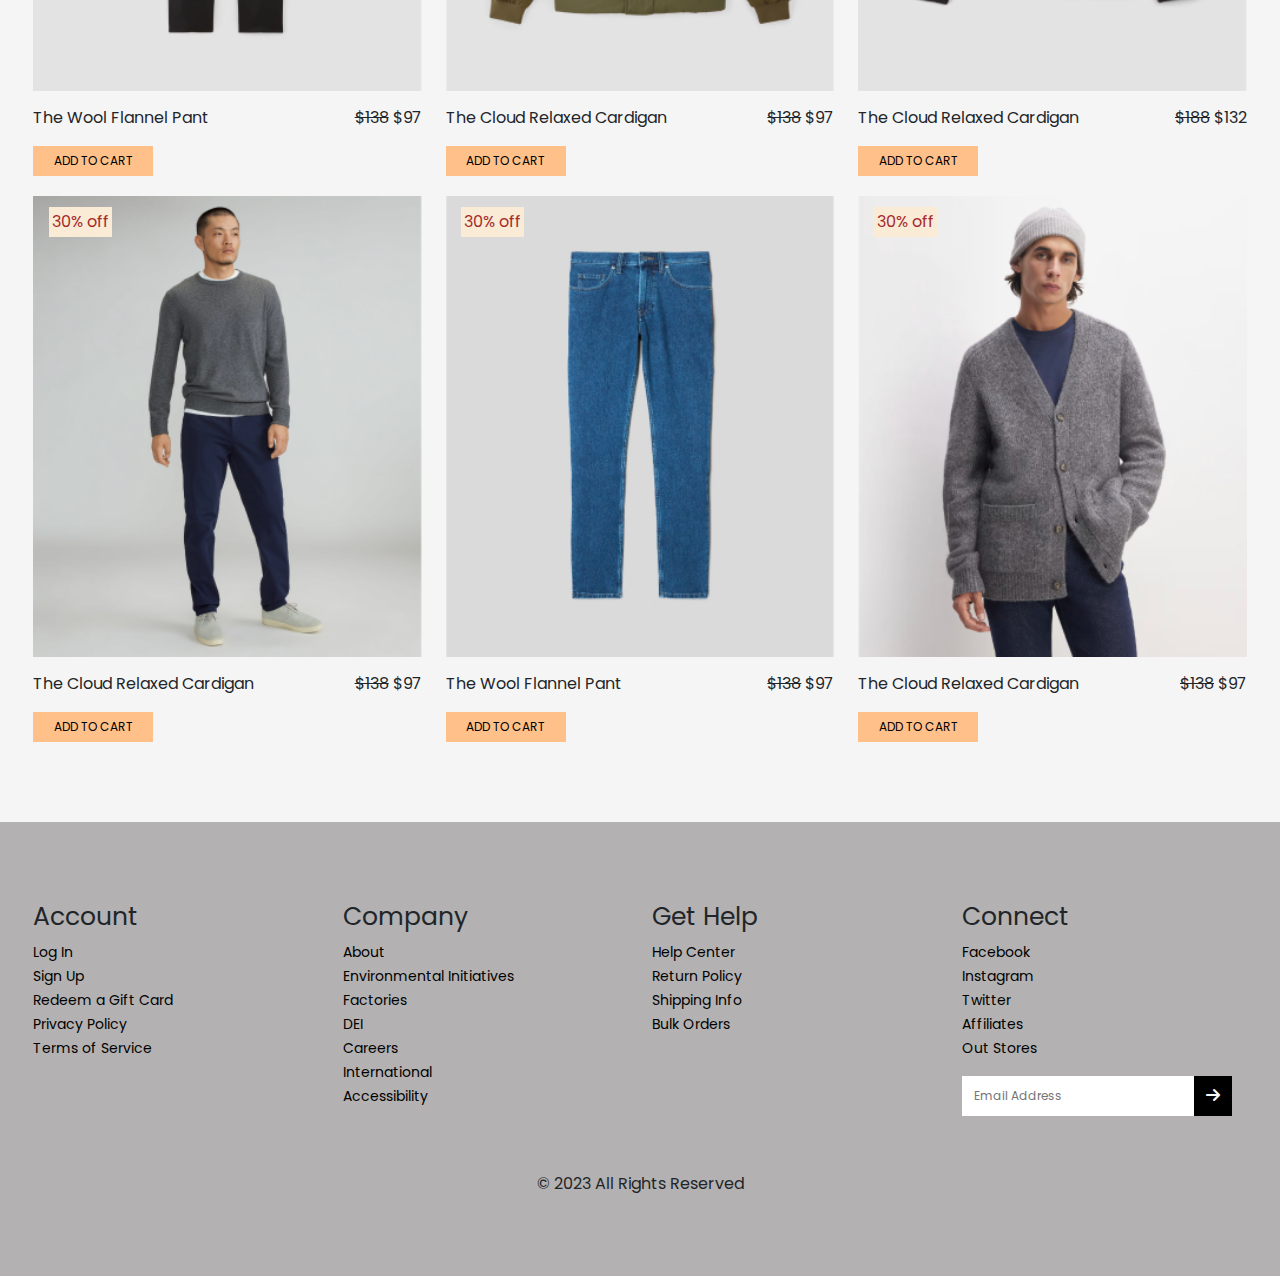
<file: men.html>
<!DOCTYPE html>
<html lang="en">

<head>
    <meta charset="UTF-8">
    <meta name="viewport" content="width=device-width, initial-scale=1.0">

    <!-- BOOTSTRAP CSS CDN LINK -->
    <link rel="stylesheet" href="https://cdn.jsdelivr.net/npm/bootstrap@5.3.3/dist/css/bootstrap.min.css">

    <!-- CSS LINK -->
    <link rel="stylesheet" href="./css/men.css">

    <!-- FONT AWESOME CDN LINK -->
    <link rel="stylesheet" href="https://cdnjs.cloudflare.com/ajax/libs/font-awesome/6.6.0/css/all.min.css">

    <title>Men Page</title>
</head>

<body>

    <header>

        <nav class="navbar navbar-expand-lg bg-body-tertiary common-padding">
            <div class="container">
                <a class="navbar-brand" href="#" id="nav-logo">EVERLANE</a>
                <button class="navbar-toggler" type="button" data-bs-toggle="collapse"
                    data-bs-target="#navbarSupportedContent" aria-controls="navbarSupportedContent"
                    aria-expanded="false" aria-label="Toggle navigation">
                    <span class="navbar-toggler-icon"></span>
                </button>
                <div class="collapse navbar-collapse navlist" id="navbarSupportedContent">
                    <ul class="navbar-nav mx-auto mb-2 mb-lg-0">
                        <li class="nav-item">
                            <a class="nav-link active" aria-current="page" href="index.html">Home</a>
                        </li>
                        <li class="nav-item">
                            <a class="nav-link" href="women.html">Women</a>
                        </li>
                        <li class="nav-item">
                            <a class="nav-link" href="men.html">Men</a>
                        </li>
                        <li class="nav-item">
                            <a class="nav-link" href="about.html">About</a>
                        </li>
                        <li class="nav-item">
                            <a class="nav-link" href="stores.html">Stores</a>
                        </li>
                        <li class="nav-item">
                            <a class="nav-link" href="stories.html">Everworld Stories</a>
                        </li>


                    </ul>
                    <form class="d-flex align-items-center" role="search">
                        <div class="nav-icon" id="search-icon"><i class="fa-solid fa-magnifying-glass"></i></div>
                        <div class="nav-icon" id="sign-in-btn"><a href="#" class="text-dark"><i
                            class="fa-regular fa-user"></i> Sign In</a></div>
                        <div class="nav-icon"><i class="fa-solid fa-cart-shopping"></i></div>
                    </form>
                </div>


            </div>
        </nav>

    </header>

    <section class="banner-part">
        <div class="banner">
            <img src="./images/men banner.webp" alt="banner img">
        </div>
    </section>

    <main>

        <!-- CLOTH PART -->
         
        <section class="cloth-part common-padding">
            <div class="container">
                <div class="cloth-heading text-center">
                    <h3>Men’s Clothing & Apparel - New Arrivals</h3>
                </div>

                <div class="row cloth-type">

                    <div class="col-lg-4 col-md-4 col-sm-4 col-xs-12">

                        <div class="cloth-card">
                            <img src="./images/cloth6.png" alt="img">
                            <div class="cloth-offer">
                                <p class="p1">30% off</p>
                            </div>
                            <div class="cloth-body">
                                <div class="cloth-text d-flex justify-content-between">
                                    <p class="p2">The Wool Flannel</p>
                                    <p class="p3"><s>$138</s> $97</p>
                                </div>

                                <div class="cloth-btn-part">
                            
                                    <button class="btn1"><a href="menproduct.html">ADD TO CART</a></button>
                                    
                                </div>

                            </div>
                        </div>

                    </div>

                    <div class="col-lg-4 col-md-4 col-sm-4 col-xs-12">

                        <div class="cloth-card">
                            <img src="./images/cloth2.png" alt="img">
                            <div class="cloth-offer">
                                <p class="p1">30% off</p>
                            </div>
                            <div class="cloth-body">
                                <div class="cloth-text d-flex justify-content-between">
                                    <p class="p2">The Cotton Long-Sleeve Turtleneck</p>
                                    <p class="p3"><s>$50</s> $35</p>
                                </div>

                                <div class="cloth-btn-part">
                                   
                                    <button class="btn1"><a href="menproduct.html">ADD TO CART</a></button>
                                    
                                </div>

                            </div>
                        </div>

                    </div>

                    <div class="col-lg-4 col-md-4 col-sm-4 col-xs-12">

                        <div class="cloth-card">
                            <img src="./images/cloth3.png" alt="img">
                            <div class="cloth-offer">
                                <p class="p1">30% off</p>
                            </div>
                            <div class="cloth-body">
                                <div class="cloth-text d-flex justify-content-between">
                                    <p class="p2">The Wool Flannel Pant</p>
                                    <p class="p3"><s>$138</s> $97</p>
                                </div>

                                <div class="cloth-btn-part">
                                   
                                    <button class="btn1"><a href="menproduct.html">ADD TO CART</a></button>

                                </div>

                            </div>
                        </div>

                    </div>

                </div>

                <div class="row cloth-type">

                    <div class="col-lg-4 col-md-4 col-sm-4 col-xs-12">

                        <div class="cloth-card">
                            <img src="./images/cloth4.png" alt="img">
                            <div class="cloth-offer">
                                <p class="p1">30% off</p>
                            </div>
                            <div class="cloth-body">
                                <div class="cloth-text d-flex justify-content-between">
                                    <p class="p2">The Wool Flannel Pant</p>
                                    <p class="p3"><s>$138</s> $97</p>
                                </div>

                                <div class="cloth-btn-part">
                                    
                                    <button class="btn1"><a href="menproduct.html">ADD TO CART</a></button>

                                </div>

                            </div>
                        </div>

                    </div>

                    <div class="col-lg-4 col-md-4 col-sm-4 col-xs-12">

                        <div class="cloth-card">
                            <img src="./images/cloth5.png" alt="img">
                            <div class="cloth-offer">
                                <p class="p1">30% off</p>
                            </div>
                            <div class="cloth-body">
                                <div class="cloth-text d-flex justify-content-between">
                                    <p class="p2">The Cloud Relaxed Cardigan</p>
                                    <p class="p3"><s>$138</s> $97</p>
                                </div>

                                <div class="cloth-btn-part">
                                   
                                    <button class="btn1"><a href="menproduct.html">ADD TO CART</a></button>

                                </div>

                            </div>
                        </div>

                    </div>

                    <div class="col-lg-4 col-md-4 col-sm-4 col-xs-12">

                        <div class="cloth-card">
                            <img src="./images/cloth1.png" alt="img">
                            <div class="cloth-offer">
                                <p class="p1">30% off</p>
                            </div>
                            <div class="cloth-body">
                                <div class="cloth-text d-flex justify-content-between">
                                    <p class="p2">The Cloud Relaxed Cardigan</p>
                                    <p class="p3"><s>$188</s> $132</p>
                                </div>

                                <div class="cloth-btn-part">
                                   
                                    <button class="btn1"><a href="menproduct.html">ADD TO CART</a></button>

                                </div>

                            </div>
                        </div>

                    </div>

                </div>

                <div class="row cloth-type">

                    <div class="col-lg-4 col-md-4 col-sm-4 col-xs-12">

                        <div class="cloth-card">
                            <img src="./images/cloth7.png" alt="img">
                            <div class="cloth-offer">
                                <p class="p1">30% off</p>
                            </div>
                            <div class="cloth-body">
                                <div class="cloth-text d-flex justify-content-between">
                                    <p class="p2">The Cloud Relaxed Cardigan</p>
                                    <p class="p3"><s>$138</s> $97</p>
                                </div>

                                <div class="cloth-btn-part">
                                   
                                    <button class="btn1"><a href="menproduct.html">ADD TO CART</a></button>

                                </div>

                            </div>
                        </div>

                    </div>

                    <div class="col-lg-4 col-md-4 col-sm-4 col-xs-12">

                        <div class="cloth-card">
                            <img src="./images/cloth8.png" alt="img">
                            <div class="cloth-offer">
                                <p class="p1">30% off</p>
                            </div>
                            <div class="cloth-body">
                                <div class="cloth-text d-flex justify-content-between">
                                    <p class="p2">The Wool Flannel Pant</p>
                                    <p class="p3"><s>$138</s> $97</p>
                                </div>

                                <div class="cloth-btn-part">
                                    
                                    <button class="btn1"><a href="menproduct.html">ADD TO CART</a></button>

                                </div>

                            </div>
                        </div>

                    </div>

                    <div class="col-lg-4 col-md-4 col-sm-4 col-xs-12">

                        <div class="cloth-card">
                            <img src="./images/cloth9.png" alt="img">
                            <div class="cloth-offer">
                                <p class="p1">30% off</p>
                            </div>
                            <div class="cloth-body">
                                <div class="cloth-text d-flex justify-content-between">
                                    <p class="p2">The Cloud Relaxed Cardigan</p>
                                    <p class="p3"><s>$138</s> $97</p>
                                </div>

                                <div class="cloth-btn-part">
                                    
                                    <button class="btn1"><a href="menproduct.html">ADD TO CART</a></button>

                                </div>

                            </div>
                        </div>

                    </div>

                </div>

            </div>
        </section>

         <!-- FORM PART -->

         <div class="form-detail">

            <div class="login-container">
                <h2>Login</h2>
                <span class="s50"><i class="fa-regular fa-circle-xmark"></i></span>
                <form id="loginForm">
                    <div class="input-container">
                        <label for="username">User Name</label>
                        <div class="input-field">
                            <i class="fa fa-user"></i>
                            <input type="text" id="username" name="username" placeholder="Type your username" required>
                        </div>
                    </div>
                    <div class="input-container">
                        <label for="password">Password</label>
                        <div class="input-field">
                            <i class="fa fa-lock"></i>
                            <input type="password" id="password" name="password" placeholder="Type your password"
                                required>
                        </div>
                    </div>
                    <div class="forgot-password">
                        <a href="#">Forgot Password?</a>
                    </div>
                    <button type="submit">Login</button>
                    <div class="form-div">
                        <p class="p52"> Or <b>Sign Up</b> Using </p>
                        <div class="social-icon">
                            <div class="face">
                                <p class="p53"><i class="fa-brands fa-facebook"></i></p>
                            </div>
                            <div class="Twitter">
                                <p class="p54"><i class="fa-brands fa-twitter"></i></p>
                            </div>
                            <div class="Insta">
                                <p class="p55"><i class="fa-brands fa-google"></i></p>
                            </div>
                        </div>

                    </div>
                </form>
            </div>

        </div>
        
    </main>

    <footer>

        <section class="footer-part common-padding">
            <div class="container footer-items">
                <div class="row">
                    <div class="col-lg-3 col-md-3 col-sm-6 col-xs-12 footer-item-div">

                        <div class="footer-item-detail">
                            <h6>Account</h6>
                            <ul>
                                <li><a href="#">Log In</a></li>
                                <li><a href="#">Sign Up</a></li>
                                <li><a href="#">Redeem a Gift Card</a></li>
                                <li><a href="#">Privacy Policy</a></li>
                                <li><a href="#">Terms of Service</a></li>
                            </ul>
                        </div>
                    </div>

                    <div class="col-lg-3 col-md-3 col-sm-6 col-xs-12 footer-item-div">

                        <div class="footer-item-detail">
                            <h6>Company</h6>
                            <ul>
                                <li><a href="#">About</a></li>
                                <li><a href="#">Environmental Initiatives</a></li>
                                <li><a href="#">Factories</a></li>
                                <li><a href="#">DEI</a></li>
                                <li><a href="#">Careers</a></li>
                                <li><a href="#">International</a></li>
                                <li><a href="#">Accessibility</a></li>
                            </ul>
                        </div>
                    </div>

                    <div class="col-lg-3 col-md-3 col-sm-6 col-xs-12 footer-item-div">

                        <div class="footer-item-detail">
                            <h6>Get Help</h6>
                            <ul>
                                <li><a href="#">Help Center</a></li>
                                <li><a href="#">Return Policy</a></li>
                                <li><a href="#">Shipping Info</a></li>
                                <li><a href="#">Bulk Orders</a></li>
                            </ul>
                        </div>
                    </div>

                    <div class="col-lg-3 col-md-3 col-sm-6 col-xs-12 footer-item-div">

                        <div class="footer-item-detail">
                            <h6>Connect</h6>
                            <ul>
                                <li><a href="#">Facebook</a></li>
                                <li><a href="#">Instagram</a></li>
                                <li><a href="#">Twitter</a></li>
                                <li><a href="#">Affiliates</a></li>
                                <li><a href="#">Out Stores</a></li>
                            </ul>

                            <div class="footer-search d-flex">
                                <input type="email" name="email" placeholder="Email Address" id="email">
                                <div class="footer-btn">
                                    <a href="#" class="text-light"><i class="fa-solid fa-arrow-right"></i></a>
                                </div>
                            </div>
                        </div>
                    </div>
                </div>
            </div>

            <div class="copyright-part text-center mt-5">
                <a href="#" class="text-dark">© 2023 All Rights Reserved</a>
            </div>
        </section>
    </footer>

    <!-- PROPER JS CDN LINK -->
    <script src="https://cdn.jsdelivr.net/npm/@popperjs/core@2.11.8/dist/umd/popper.min.js"
        integrity="sha384-I7E8VVD/ismYTF4hNIPjVp/Zjvgyol6VFvRkX/vR+Vc4jQkC+hVqc2pM8ODewa9r"
        crossorigin="anonymous"></script>

    <!-- JQUERY CDN LINK -->
    <script src="https://ajax.googleapis.com/ajax/libs/jquery/3.7.1/jquery.min.js"></script>

    <!-- BOOTSTRAP JS CDN LINK -->
    <script src="https://cdn.jsdelivr.net/npm/bootstrap@5.3.3/dist/js/bootstrap.bundle.min.js"></script>

    <!-- JS LINK -->
    <script src="./js/app.js"></script>

</body>

</html>
</file>
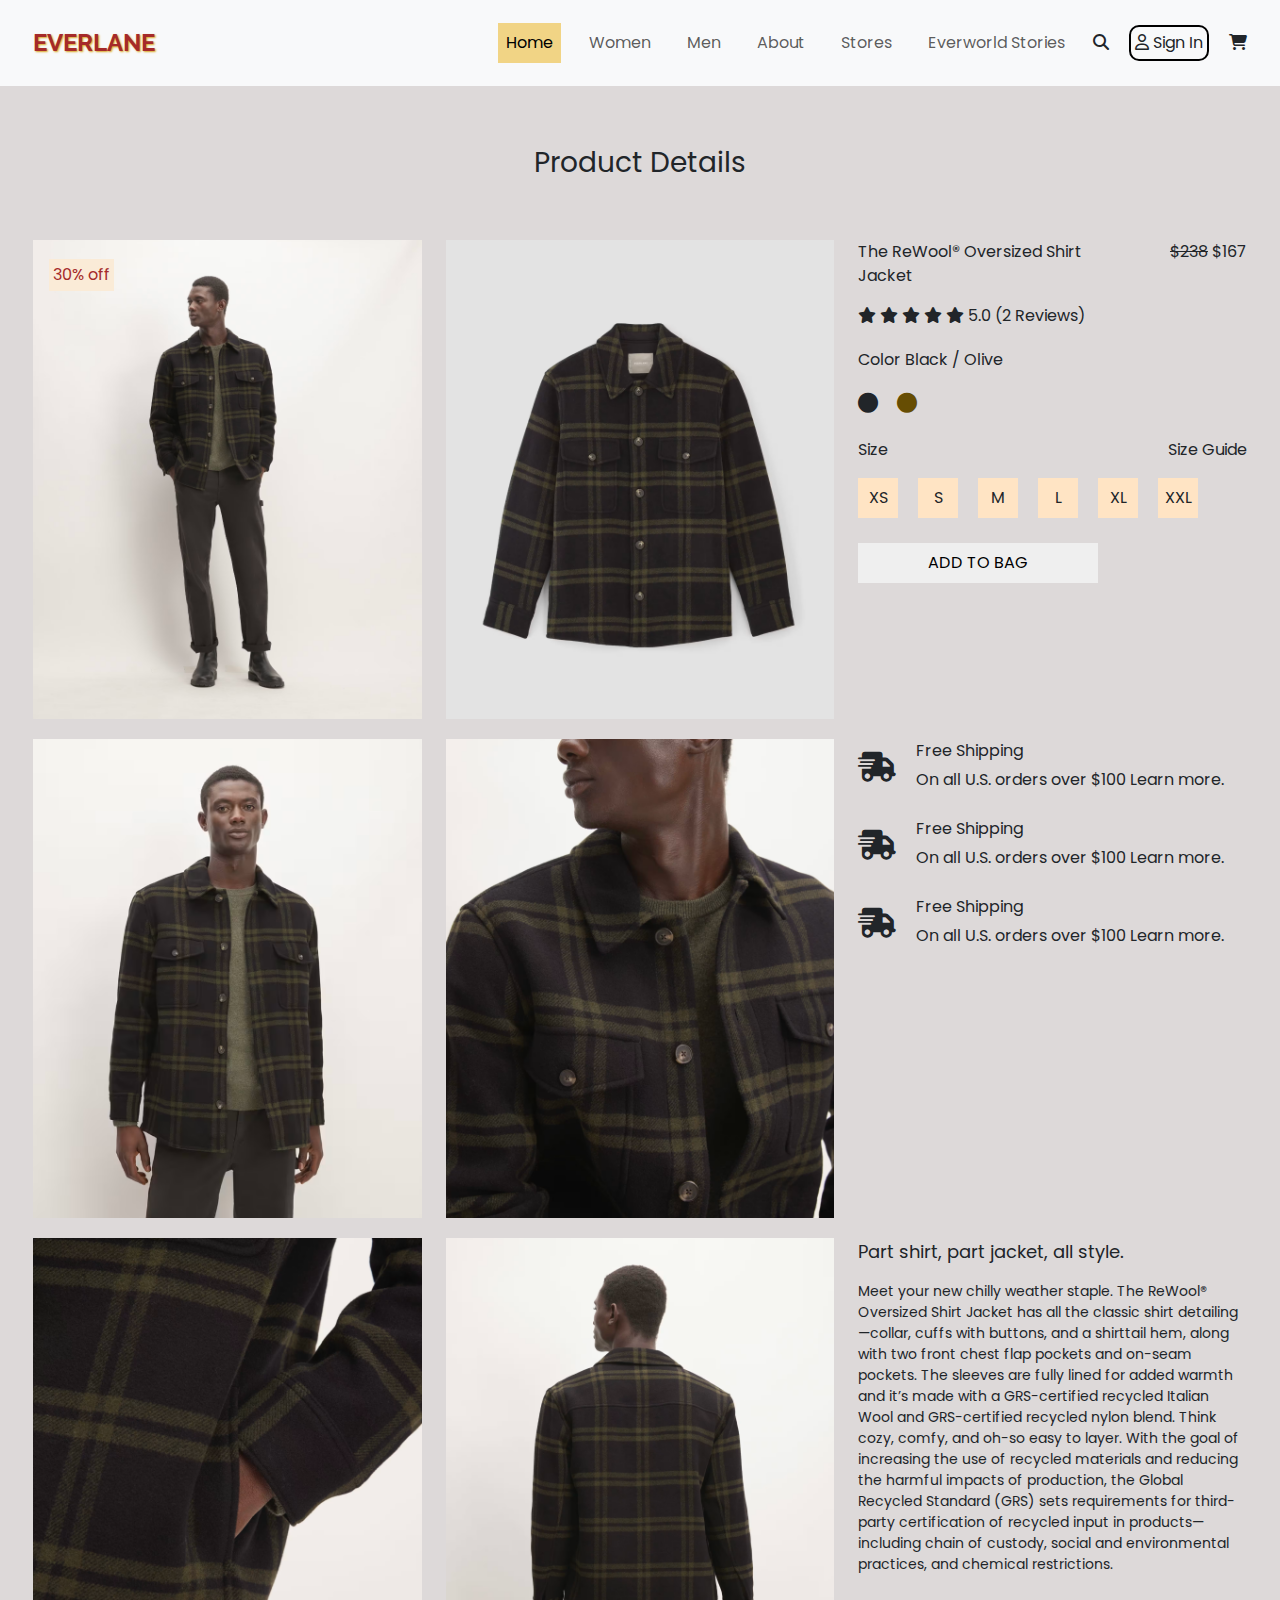
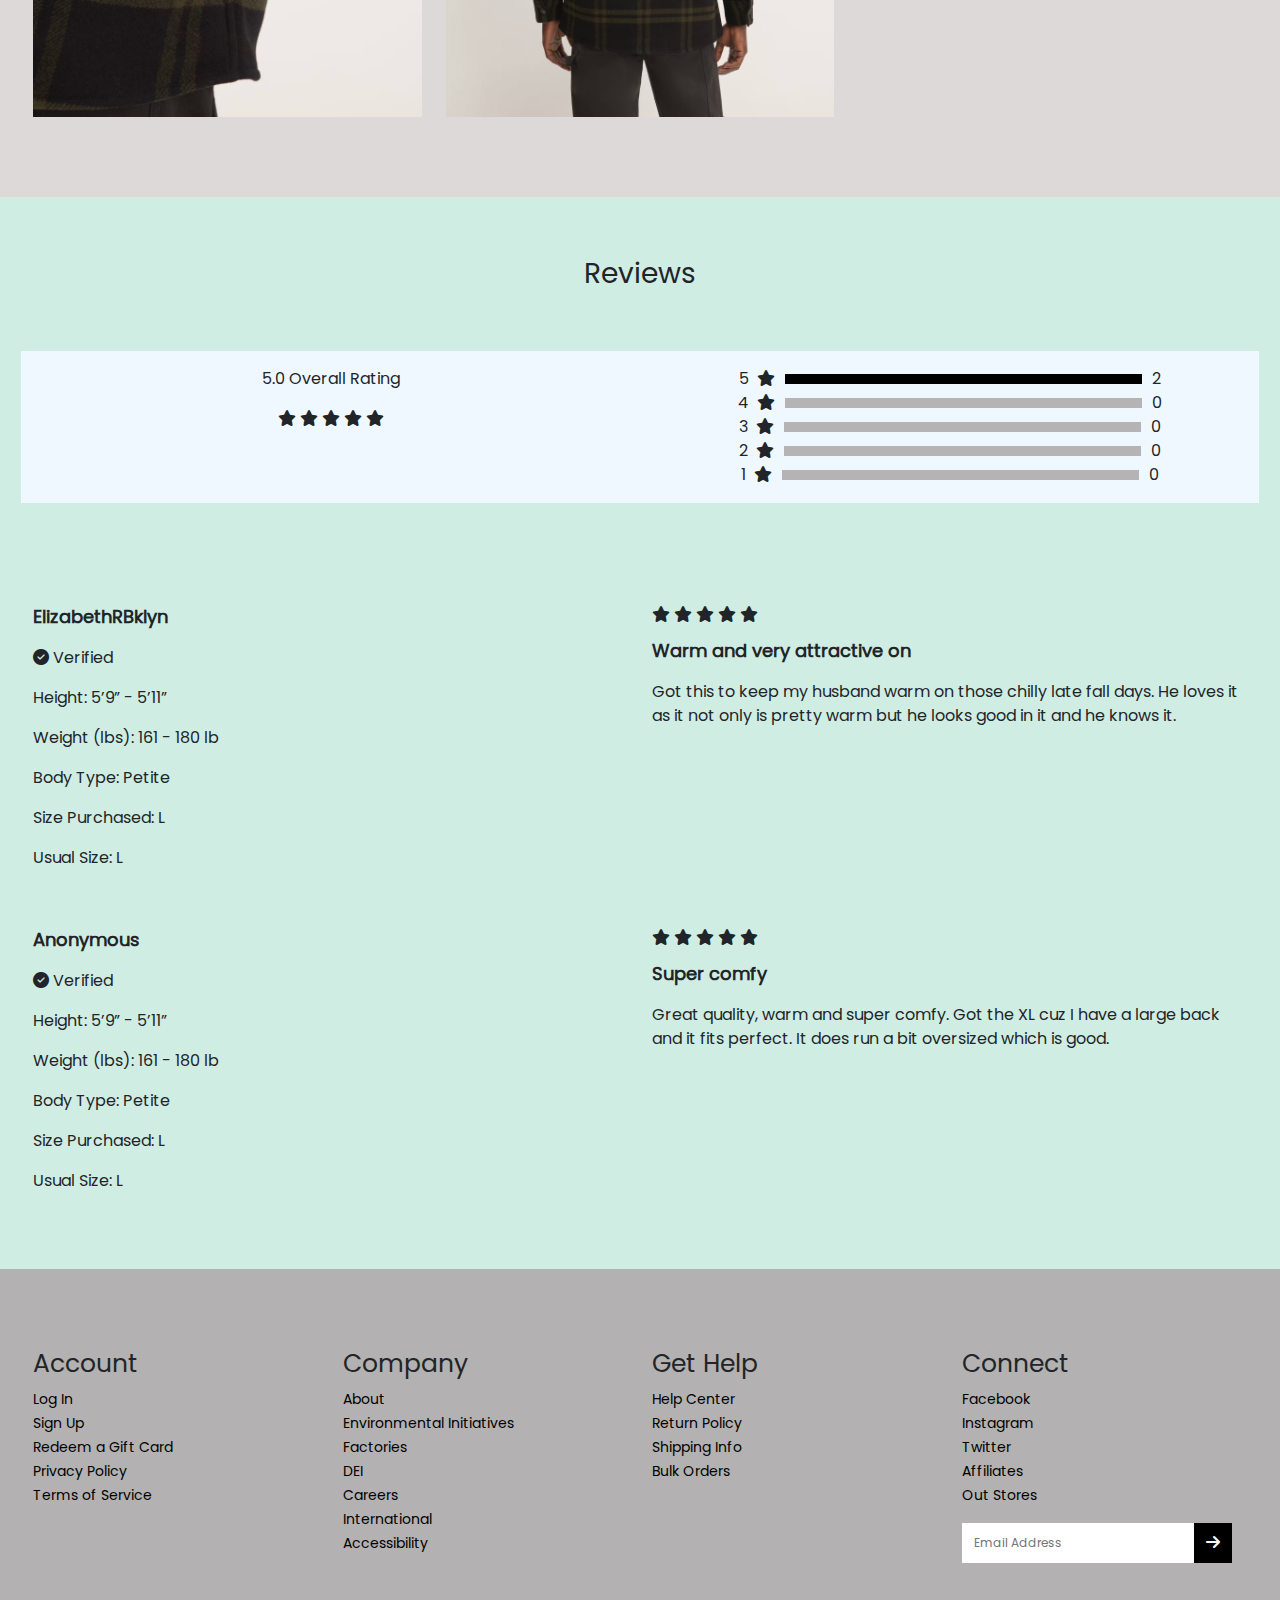
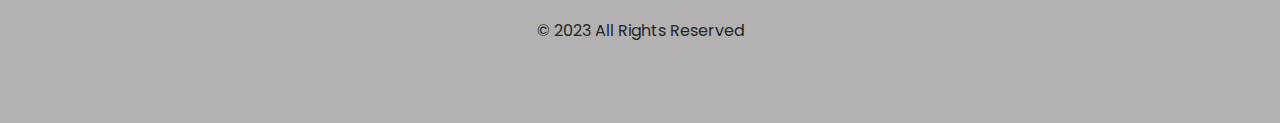
<file: menproduct.html>
<!DOCTYPE html>
<html lang="en">

<head>
    <meta charset="UTF-8">
    <meta name="viewport" content="width=device-width, initial-scale=1.0">

    <!-- BOOTSTRAP CSS CDN LINK -->
    <link rel="stylesheet" href="https://cdn.jsdelivr.net/npm/bootstrap@5.3.3/dist/css/bootstrap.min.css">

    <!-- CSS LINK -->
    <link rel="stylesheet" href="./css/menproduct.css">

    <!-- FONT AWESOME CDN LINK -->
    <link rel="stylesheet" href="https://cdnjs.cloudflare.com/ajax/libs/font-awesome/6.6.0/css/all.min.css">

    <title>Men Product Page</title>
</head>

<body>

    <header>

        <nav class="navbar navbar-expand-lg bg-body-tertiary common-padding">
            <div class="container">
                <a class="navbar-brand" href="#" id="nav-logo">EVERLANE</a>
                <button class="navbar-toggler" type="button" data-bs-toggle="collapse"
                    data-bs-target="#navbarSupportedContent" aria-controls="navbarSupportedContent"
                    aria-expanded="false" aria-label="Toggle navigation">
                    <span class="navbar-toggler-icon"></span>
                </button>
                <div class="collapse navbar-collapse navlist" id="navbarSupportedContent">
                    <ul class="navbar-nav mx-auto mb-2 mb-lg-0">
                        <li class="nav-item">
                            <a class="nav-link active" aria-current="page" href="index.html">Home</a>
                        </li>
                        <li class="nav-item">
                            <a class="nav-link" href="women.html">Women</a>
                        </li>
                        <li class="nav-item">
                            <a class="nav-link" href="men.html">Men</a>
                        </li>
                        <li class="nav-item">
                            <a class="nav-link" href="about.html">About</a>
                        </li>
                        <li class="nav-item">
                            <a class="nav-link" href="stores.html">Stores</a>
                        </li>
                        <li class="nav-item">
                            <a class="nav-link" href="stories.html">Everworld Stories</a>
                        </li>


                    </ul>
                    <form class="d-flex align-items-center" role="search">
                        <div class="nav-icon" id="search-icon"><i class="fa-solid fa-magnifying-glass"></i></div>
                        <div class="nav-icon" id="sign-in-btn"><a href="#" class="text-dark"><i
                            class="fa-regular fa-user"></i> Sign In</a></div>
                        <div class="nav-icon"><i class="fa-solid fa-cart-shopping"></i></div>
                    </form>
                </div>

            </div>
        </nav>

    </header>

    <section></section>

    <main>
        <!-- PRODUCT PART -->

        <section class="product-part common-padding">
            <div class="container">
                <div class="product-heading text-center">
                    <h3>Product Details</h3>
                </div>

                <div class="row product-type">

                    <div class="col-lg-4 col-md-4 col-sm-4 col-xs-12">

                        <div class="product-card" id="m-product">
                            <img src="./images/men product img1.png" alt="img">
                            <div class="product-offer">
                                <p class="p1">30% off</p>
                            </div>
                        </div>

                    </div>

                    <div class="col-lg-4 col-md-4 col-sm-4 col-xs-12">

                        <div class="product-card">
                            <img src="./images/men product img2.png" alt="img">
                        </div>
                    </div>

                    <div class="col-lg-4 col-md-4 col-sm-4 col-xs-12">

                        <div class="product-card" id="product-detail-part">
                            <div class="product-text d-flex justify-content-between">
                                <p class="p2">The ReWool® Oversized Shirt Jacket</p>
                                <p class="p3"><s>$238</s> $167</p>
                            </div>
                            <div class="star-rating">
                                <span class="s2"><i class="fa-solid fa-star"></i></span>
                                <span class="s2"><i class="fa-solid fa-star"></i></span>
                                <span class="s2"><i class="fa-solid fa-star"></i></span>
                                <span class="s2"><i class="fa-solid fa-star"></i></span>
                                <span class="s2"><i class="fa-solid fa-star"></i></span>
                                <span class="s2">5.0 (2 Reviews)</span>
                            </div>
                            <div class="product-color">
                                <p class="p4">Color Black / Olive</p>
                                <div class="p-color">
                                    <span class="s3 text-dark"><i class="fa-solid fa-circle"></i></span>
                                    <span class="s3 text-warning-emphasis"><i class="fa-solid fa-circle"></i></span>
                                </div>
                            </div>
                            <div class="p-size-part">
                                <div class="p-size-text d-flex justify-content-between">
                                    <p class="p5">Size</p>
                                    <p class="p5">Size Guide</p>
                                </div>

                                <div class="p-size-type d-flex">
                                    <div class="p-size"><span class="s4">XS</span></div>
                                    <div class="p-size"><span class="s4">S</span></div>
                                    <div class="p-size"><span class="s4">M</span></div>
                                    <div class="p-size"><span class="s4">L</span></div>
                                    <div class="p-size"><span class="s4">XL</span></div>
                                    <div class="p-size"><span class="s4">XXL</span></div>
                                </div>
                            </div>

                            <button class="btn1"><a href="#">ADD TO BAG</a></button>

                        </div>

                    </div>

                </div>

                <div class="row product-type">

                    <div class="col-lg-4 col-md-4 col-sm-4 col-xs-12">

                        <div class="product-card">
                            <img src="./images/men product img3.png" alt="img">
                        </div>
                    </div>

                    <div class="col-lg-4 col-md-4 col-sm-4 col-xs-12">

                        <div class="product-card">
                            <img src="./images/men product img4.png" alt="img">
                        </div>
                    </div>

                    <div class="col-lg-4 col-md-4 col-sm-4 col-xs-12">

                        <div class="product-card" id="delivery-part">
                            <div class="product-delivery-part d-flex">
                                <div class="p-del-leftpart d-flex justify-content-center align-items-center">
                                    <span class="s5"><i class="fa-solid fa-truck-fast"></i></span>
                                </div>

                                <div class="p-del-rightpart">
                                    <p class="p6">Free Shipping</p>
                                    <p class="p6">On all U.S. orders over $100 Learn more.</p>
                                </div>
                            </div>

                            <div class="product-delivery-part d-flex">
                                <div class="p-del-leftpart d-flex justify-content-center align-items-center">
                                    <span class="s5"><i class="fa-solid fa-truck-fast"></i></span>
                                </div>

                                <div class="p-del-rightpart">
                                    <p class="p6">Free Shipping</p>
                                    <p class="p6">On all U.S. orders over $100 Learn more.</p>
                                </div>
                            </div>

                            <div class="product-delivery-part d-flex">
                                <div class="p-del-leftpart d-flex justify-content-center align-items-center">
                                    <span class="s5"><i class="fa-solid fa-truck-fast"></i></span>
                                </div>
                                <div class="p-del-rightpart">
                                    <p class="p6">Free Shipping</p>
                                    <p class="p6">On all U.S. orders over $100 Learn more.</p>
                                </div>
                            </div>

                        </div>

                    </div>

                </div>

                <div class="row product-type">

                    <div class="col-lg-4 col-md-4 col-sm-4 col-xs-12">

                        <div class="product-card">
                            <img src="./images/men product img5.png" alt="img">
                        </div>
                    </div>

                    <div class="col-lg-4 col-md-4 col-sm-4 col-xs-12">

                        <div class="product-card">
                            <img src="./images/men product img6.png" alt="img">
                        </div>
                    </div>

                    <div class="col-lg-4 col-md-4 col-sm-4 col-xs-12">

                        <div class="product-card" id="shirt-detail-part">
                            <p class="p7">Part shirt, part jacket, all style.</p>
                            <p class="p8">Meet your new chilly weather staple. The ReWool® Oversized Shirt Jacket has
                                all the classic shirt detailing—collar, cuffs with buttons, and a shirttail hem, along
                                with two front chest flap pockets and on-seam pockets. The sleeves are fully lined for
                                added warmth and it’s made with a GRS-certified recycled Italian Wool and GRS-certified
                                recycled nylon blend. Think cozy, comfy, and oh-so easy to layer. With the goal of
                                increasing the use of recycled materials and reducing the harmful impacts of production,
                                the Global Recycled Standard (GRS) sets requirements for third-party certification of
                                recycled input in products—including chain of custody, social and environmental
                                practices, and chemical restrictions.</p>
                        </div>
                    </div>
                </div>
            </div>
        </section>

        <!-- REVIEW PART -->

        <section class="review-part common-padding">
            <div class="container">
                <div class="review-heading text-center">
                    <h3>Reviews</h3>
                </div>

                <div class="row review-type">
                    <div class="col-lg-6 col-md-6 col-sm-6 col-xs-12 py-3">
                        <div class="review-detail d-flex flex-column justify-content-center align-items-center">
                            <p class="p9">5.0 Overall Rating</p>
                            <div class="review-star">
                                <span class="s6"><i class="fa-solid fa-star"></i></span>
                                <span class="s6"><i class="fa-solid fa-star"></i></span>
                                <span class="s6"><i class="fa-solid fa-star"></i></span>
                                <span class="s6"><i class="fa-solid fa-star"></i></span>
                                <span class="s6"><i class="fa-solid fa-star"></i></span>
                            </div>
                        </div>
                    </div>

                    <div class="col-lg-6 col-md-6 col-sm-6 col-xs-12 py-3">
                        <div class="review-img">
                            <div class="review d-flex justify-content-center align-items-center">
                                <span class="s7">5</span>
                                <span class="s8"><i class="fa-solid fa-star"></i></span>
                                <div class="r-div" id="r-div-color"></div>
                                <span class="s8">2</span>
                            </div>

                            <div class="review">
                                <div class="review d-flex justify-content-center align-items-center">
                                    <span class="s7">4</span>
                                    <span class="s8"><i class="fa-solid fa-star"></i></span>
                                    <div class="r-div"></div>
                                    <span class="s8">0</span>
                                </div>
                            </div>

                            <div class="review">
                                <div class="review d-flex justify-content-center align-items-center">
                                    <span class="s7">3</span>
                                    <span class="s8"><i class="fa-solid fa-star"></i></span>
                                    <div class="r-div"></div>
                                    <span class="s8">0</span>
                                </div>
                            </div>

                            <div class="review">
                                <div class="review d-flex justify-content-center align-items-center">
                                    <span class="s7">2</span>
                                    <span class="s8"><i class="fa-solid fa-star"></i></span>
                                    <div class="r-div"></div>
                                    <span class="s8">0</span>
                                </div>
                            </div>

                            <div class="review">
                                <div class="review d-flex justify-content-center align-items-center">
                                    <span class="s7">1</span>
                                    <span class="s8"><i class="fa-solid fa-star"></i></span>
                                    <div class="r-div"></div>
                                    <span class="s8">0</span>
                                </div>
                            </div>

                        </div>
                    </div>

                </div>

                <div class="row customer-review">
                    <div class="col-lg-6 col-md-6 col-sm-6 col-xs-12">
                        <div class="customer-review-card">
                            <p class="p10">ElizabethRBklyn</p>

                            <p class="p11"><span class="s9"><i class="fa-solid fa-circle-check"></i></span> Verified</p>

                            <p class="p12"><span class="s10">Height:</span> 5’9” - 5’11”</p>
                            <p class="p12"><span class="s10">Weight (lbs):</span> 161 - 180 lb</p>
                            <p class="p12"><span class="s10">Body Type:</span> Petite</p>
                            <p class="p12"><span class="s10">Size Purchased:</span> L</p>
                            <p class="p12"><span class="s10">Usual Size:</span> L</p>
                        </div>
                    </div>

                    <div class="col-lg-6 col-md-6 col-sm-6 col-xs-12">
                        <div class="customer-review-card">
                            <div class="customer-rating">
                                <span class="s11"><i class="fa-solid fa-star"></i></span>
                                <span class="s11"><i class="fa-solid fa-star"></i></span>
                                <span class="s11"><i class="fa-solid fa-star"></i></span>
                                <span class="s11"><i class="fa-solid fa-star"></i></span>
                                <span class="s11"><i class="fa-solid fa-star"></i></span>
                            </div>

                            <p class="p13">Warm and very attractive on</p>

                            <p class="p14">Got this to keep my husband warm on those chilly late fall days. He loves it
                                as it not only is pretty warm but he looks good in it and he knows it.</p>
                        </div>
                    </div>

                </div>

                <div class="row customer-review">

                    <div class="col-lg-6 col-md-6 col-sm-6 col-xs-12">
                        <div class="customer-review-card">
                            <p class="p10">Anonymous</p>

                            <p class="p11"><span class="s9"><i class="fa-solid fa-circle-check"></i></span> Verified</p>

                            <p class="p12"><span class="s10">Height:</span> 5’9” - 5’11”</p>
                            <p class="p12"><span class="s10">Weight (lbs):</span> 161 - 180 lb</p>
                            <p class="p12"><span class="s10">Body Type:</span> Petite</p>
                            <p class="p12"><span class="s10">Size Purchased:</span> L</p>
                            <p class="p12"><span class="s10">Usual Size:</span> L</p>
                        </div>
                    </div>

                    <div class="col-lg-6 col-md-6 col-sm-6 col-xs-12">
                        <div class="customer-review-card">
                            <div class="customer-rating">
                                <span class="s11"><i class="fa-solid fa-star"></i></span>
                                <span class="s11"><i class="fa-solid fa-star"></i></span>
                                <span class="s11"><i class="fa-solid fa-star"></i></span>
                                <span class="s11"><i class="fa-solid fa-star"></i></span>
                                <span class="s11"><i class="fa-solid fa-star"></i></span>
                            </div>

                            <p class="p13">Super comfy</p>

                            <p class="p14">Great quality, warm and super comfy. Got the XL cuz I have a large back and
                                it fits perfect. It does run a bit oversized which is good.</p>
                        </div>
                    </div>

                </div>

            </div>
        </section>

         <!-- FORM PART -->

         <div class="form-detail">

            <div class="login-container">
                <h2>Login</h2>
                <span class="s50"><i class="fa-regular fa-circle-xmark"></i></span>
                <form id="loginForm">
                    <div class="input-container">
                        <label for="username">User Name</label>
                        <div class="input-field">
                            <i class="fa fa-user"></i>
                            <input type="text" id="username" name="username" placeholder="Type your username" required>
                        </div>
                    </div>
                    <div class="input-container">
                        <label for="password">Password</label>
                        <div class="input-field">
                            <i class="fa fa-lock"></i>
                            <input type="password" id="password" name="password" placeholder="Type your password"
                                required>
                        </div>
                    </div>
                    <div class="forgot-password">
                        <a href="#">Forgot Password?</a>
                    </div>
                    <button type="submit">Login</button>
                    <div class="form-div">
                        <p class="p52"> Or <b>Sign Up</b> Using </p>
                        <div class="social-icon">
                            <div class="face">
                                <p class="p53"><i class="fa-brands fa-facebook"></i></p>
                            </div>
                            <div class="Twitter">
                                <p class="p54"><i class="fa-brands fa-twitter"></i></p>
                            </div>
                            <div class="Insta">
                                <p class="p55"><i class="fa-brands fa-google"></i></p>
                            </div>
                        </div>

                    </div>
                </form>
            </div>

        </div>
        
    </main>

    <footer>

        <section class="footer-part common-padding">
            <div class="container footer-items">
                <div class="row">
                    <div class="col-lg-3 col-md-3 col-sm-6 col-xs-12 footer-item-div">

                        <div class="footer-item-detail">
                            <h6>Account</h6>
                            <ul>
                                <li><a href="#">Log In</a></li>
                                <li><a href="#">Sign Up</a></li>
                                <li><a href="#">Redeem a Gift Card</a></li>
                                <li><a href="#">Privacy Policy</a></li>
                                <li><a href="#">Terms of Service</a></li>
                            </ul>
                        </div>
                    </div>

                    <div class="col-lg-3 col-md-3 col-sm-6 col-xs-12 footer-item-div">

                        <div class="footer-item-detail">
                            <h6>Company</h6>
                            <ul>
                                <li><a href="#">About</a></li>
                                <li><a href="#">Environmental Initiatives</a></li>
                                <li><a href="#">Factories</a></li>
                                <li><a href="#">DEI</a></li>
                                <li><a href="#">Careers</a></li>
                                <li><a href="#">International</a></li>
                                <li><a href="#">Accessibility</a></li>
                            </ul>
                        </div>
                    </div>

                    <div class="col-lg-3 col-md-3 col-sm-6 col-xs-12 footer-item-div">

                        <div class="footer-item-detail">
                            <h6>Get Help</h6>
                            <ul>
                                <li><a href="#">Help Center</a></li>
                                <li><a href="#">Return Policy</a></li>
                                <li><a href="#">Shipping Info</a></li>
                                <li><a href="#">Bulk Orders</a></li>
                            </ul>
                        </div>
                    </div>

                    <div class="col-lg-3 col-md-3 col-sm-6 col-xs-12 footer-item-div">

                        <div class="footer-item-detail">
                            <h6>Connect</h6>
                            <ul>
                                <li><a href="#">Facebook</a></li>
                                <li><a href="#">Instagram</a></li>
                                <li><a href="#">Twitter</a></li>
                                <li><a href="#">Affiliates</a></li>
                                <li><a href="#">Out Stores</a></li>
                            </ul>

                            <div class="footer-search d-flex">
                                <input type="email" name="email" placeholder="Email Address" id="email">
                                <div class="footer-btn">
                                    <a href="#" class="text-light"><i class="fa-solid fa-arrow-right"></i></a>
                                </div>
                            </div>
                        </div>
                    </div>
                </div>
            </div>

            <div class="copyright-part text-center mt-5">
                <a href="#" class="text-dark">© 2023 All Rights Reserved</a>
            </div>
        </section>
    </footer>

    <!-- PROPER JS CDN LINK -->
    <script src="https://cdn.jsdelivr.net/npm/@popperjs/core@2.11.8/dist/umd/popper.min.js"
        integrity="sha384-I7E8VVD/ismYTF4hNIPjVp/Zjvgyol6VFvRkX/vR+Vc4jQkC+hVqc2pM8ODewa9r"
        crossorigin="anonymous"></script>

    <!-- JQUERY CDN LINK -->
    <script src="https://ajax.googleapis.com/ajax/libs/jquery/3.7.1/jquery.min.js"></script>

    <!-- BOOTSTRAP JS CDN LINK -->
    <script src="https://cdn.jsdelivr.net/npm/bootstrap@5.3.3/dist/js/bootstrap.bundle.min.js"></script>

    <!-- JS LINK -->
    <script src="./js/app.js"></script>

</body>

</html>
</file>
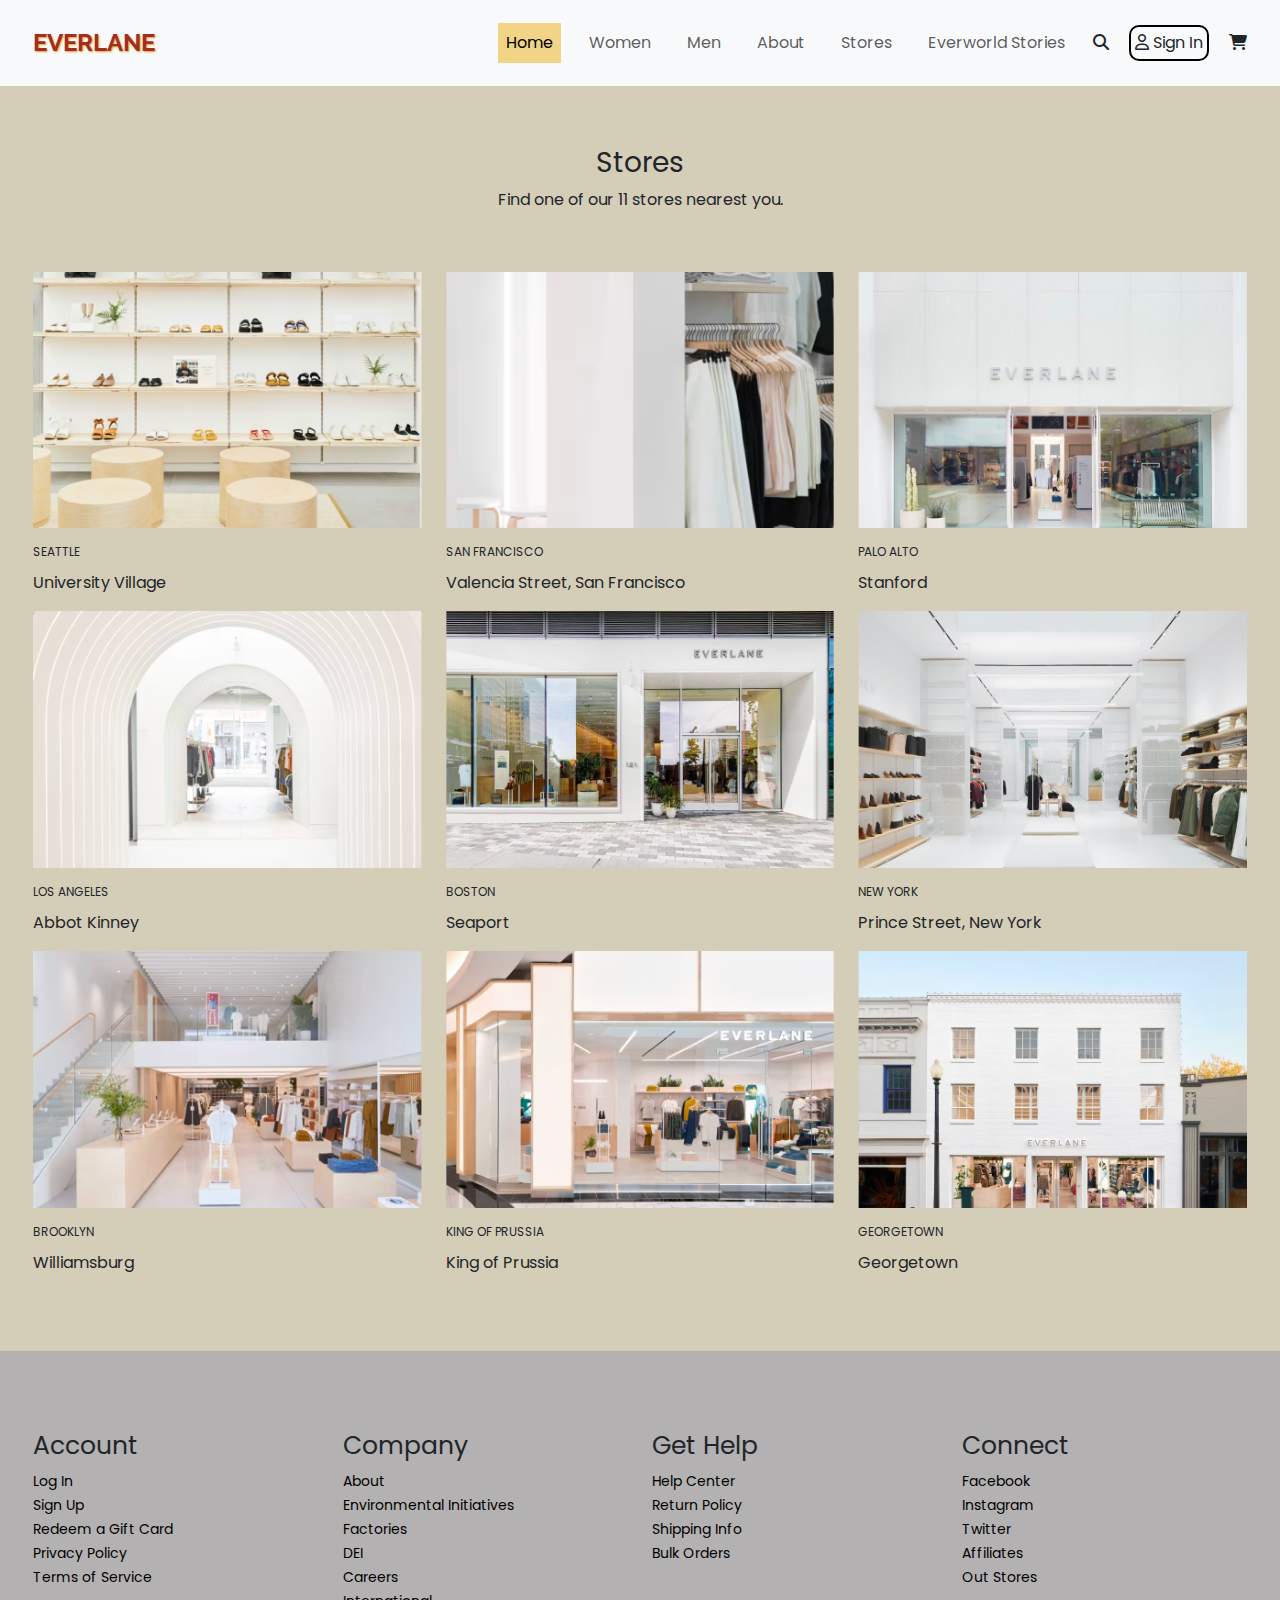
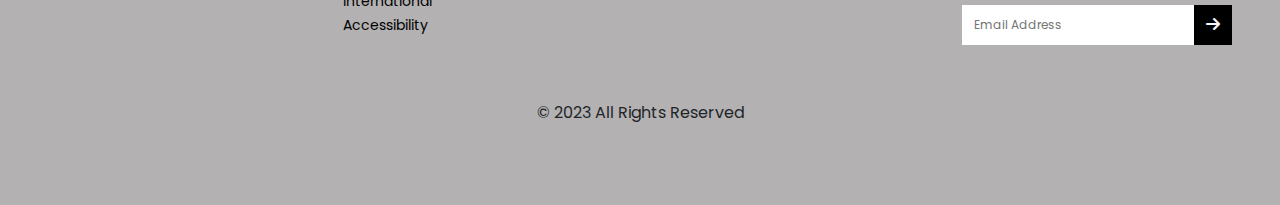
<file: stores.html>
<!DOCTYPE html>
<html lang="en">

<head>
    <meta charset="UTF-8">
    <meta name="viewport" content="width=device-width, initial-scale=1.0">

    <!-- BOOTSTRAP CSS CDN LINK -->
    <link rel="stylesheet" href="https://cdn.jsdelivr.net/npm/bootstrap@5.3.3/dist/css/bootstrap.min.css">

    <!-- CSS LINK -->
    <link rel="stylesheet" href="./css/stores.css">

    <!-- FONT AWESOME CDN LINK -->
    <link rel="stylesheet" href="https://cdnjs.cloudflare.com/ajax/libs/font-awesome/6.6.0/css/all.min.css">

    <title>Stores Page</title>
</head>

<body>

    <header>

        <nav class="navbar navbar-expand-lg bg-body-tertiary common-padding">
            <div class="container">
                <a class="navbar-brand" href="#" id="nav-logo">EVERLANE</a>
                <button class="navbar-toggler" type="button" data-bs-toggle="collapse"
                    data-bs-target="#navbarSupportedContent" aria-controls="navbarSupportedContent"
                    aria-expanded="false" aria-label="Toggle navigation">
                    <span class="navbar-toggler-icon"></span>
                </button>
                <div class="collapse navbar-collapse navlist" id="navbarSupportedContent">
                    <ul class="navbar-nav mx-auto mb-2 mb-lg-0">
                        <li class="nav-item">
                            <a class="nav-link active" aria-current="page" href="index.html">Home</a>
                        </li>
                        <li class="nav-item">
                            <a class="nav-link" href="women.html">Women</a>
                        </li>
                        <li class="nav-item">
                            <a class="nav-link" href="men.html">Men</a>
                        </li>
                        <li class="nav-item">
                            <a class="nav-link" href="about.html">About</a>
                        </li>
                        <li class="nav-item">
                            <a class="nav-link" href="stores.html">Stores</a>
                        </li>
                        <li class="nav-item">
                            <a class="nav-link" href="stories.html">Everworld Stories</a>
                        </li>


                    </ul>
                    <form class="d-flex align-items-center " role="search">
                        <div class="nav-icon" id="search-icon"><i class="fa-solid fa-magnifying-glass"></i></div>
                        <div class="nav-icon" id="sign-in-btn"><a href="#" class="text-dark"><i
                            class="fa-regular fa-user"></i> Sign In</a></div>
                        <div class="nav-icon"><i class="fa-solid fa-cart-shopping"></i></div>
                    </form>
                </div>

            </div>
        </nav>

    </header>

    <section></section>

    <main>
        <section class="stores-part common-padding">
            <div class="container">
                <div class="store-heading text-center">
                    <h3>Stores</h3>
                    <p class="p1">Find one of our 11 stores nearest you.</p>
                </div>

                <div class="row stores-type">
                    <div class="col-lg-4 col-md-4 col-sm-4 col-xs-12">

                        <div class="stores-card">
                            <img src="./images/stores img1.png" alt="img1">
                            <div class="stores-body">
                                <p class="p2">SEATTLE</p>
                                <p class="p3">University Village</p>
                            </div>
                        </div>

                    </div>

                    <div class="col-lg-4 col-md-4 col-sm-4 col-xs-12">

                        <div class="stores-card">
                            <img src="./images/stores img2.png" alt="img2">
                            <div class="stores-body">
                                <p class="p2">SAN FRANCISCO</p>
                                <p class="p3">Valencia Street, San Francisco</p>
                            </div>
                        </div>

                    </div>

                    <div class="col-lg-4 col-md-4 col-sm-4 col-xs-12">

                        <div class="stores-card">
                            <img src="./images/stores img3.png" alt="img3">
                            <div class="stores-body">
                                <p class="p2">PALO ALTO</p>
                                <p class="p3">Stanford</p>
                            </div>
                        </div>

                    </div>
                </div>

                <div class="row stores-type">

                    <div class="col-lg-4 col-md-4 col-sm-4 col-xs-12">

                        <div class="stores-card">
                            <img src="./images/stores img4.png" alt="img4">
                            <div class="stores-body">
                                <p class="p2">LOS ANGELES</p>
                                <p class="p3">Abbot Kinney</p>
                            </div>
                        </div>

                    </div>

                    <div class="col-lg-4 col-md-4 col-sm-4 col-xs-12">

                        <div class="stores-card">
                            <img src="./images/stores img5.png" alt="img5">
                            <div class="stores-body">
                                <p class="p2">BOSTON</p>
                                <p class="p3">Seaport</p>
                            </div>
                        </div>

                    </div>

                    <div class="col-lg-4 col-md-4 col-sm-4 col-xs-12">

                        <div class="stores-card">
                            <img src="./images/stores img6.png" alt="img6">
                            <div class="stores-body">
                                <p class="p2">NEW YORK</p>
                                <p class="p3">Prince Street, New York</p>
                            </div>
                        </div>

                    </div>

                </div>

                <div class="row stores-type">

                    <div class="col-lg-4 col-md-4 col-sm-4 col-xs-12">

                        <div class="stores-card">
                            <img src="./images/stores img7.png" alt="img7">
                            <div class="stores-body">
                                <p class="p2">BROOKLYN</p>
                                <p class="p3">Williamsburg</p>
                            </div>
                        </div>

                    </div>

                    <div class="col-lg-4 col-md-4 col-sm-4 col-xs-12">

                        <div class="stores-card">
                            <img src="./images/stores img8.png" alt="img8">
                            <div class="stores-body">
                                <p class="p2">KING OF PRUSSIA</p>
                                <p class="p3">King of Prussia</p>
                            </div>
                        </div>

                    </div>

                    <div class="col-lg-4 col-md-4 col-sm-4 col-xs-12">

                        <div class="stores-card">
                            <img src="./images/stores img9.png" alt="img9">
                            <div class="stores-body">
                                <p class="p2">GEORGETOWN</p>
                                <p class="p3">Georgetown</p>
                            </div>
                        </div>

                    </div>

                </div>

            </div>
        </section>

         <!-- FORM PART -->

        <div class="form-detail">

            <div class="login-container">
                <h2>Login</h2>
                <span class="s50"><i class="fa-regular fa-circle-xmark"></i></span>
                <form id="loginForm">
                    <div class="input-container">
                        <label for="username">User Name</label>
                        <div class="input-field">
                            <i class="fa fa-user"></i>
                            <input type="text" id="username" name="username" placeholder="Type your username" required>
                        </div>
                    </div>
                    <div class="input-container">
                        <label for="password">Password</label>
                        <div class="input-field">
                            <i class="fa fa-lock"></i>
                            <input type="password" id="password" name="password" placeholder="Type your password"
                                required>
                        </div>
                    </div>
                    <div class="forgot-password">
                        <a href="#">Forgot Password?</a>
                    </div>
                    <button type="submit">Login</button>
                    <div class="form-div">
                        <p class="p52"> Or <b>Sign Up</b> Using </p>
                        <div class="social-icon">
                            <div class="face">
                                <p class="p53"><i class="fa-brands fa-facebook"></i></p>
                            </div>
                            <div class="Twitter">
                                <p class="p54"><i class="fa-brands fa-twitter"></i></p>
                            </div>
                            <div class="Insta">
                                <p class="p55"><i class="fa-brands fa-google"></i></p>
                            </div>
                        </div>

                    </div>
                </form>
            </div>

        </div>

    </main>

    <footer>

        <section class="footer-part common-padding">
            <div class="container footer-items">
                <div class="row">
                    <div class="col-lg-3 col-md-3 col-sm-6 col-xs-12 footer-item-div">
                        
                        <div class="footer-item-detail">
                            <h6>Account</h6>
                            <ul>
                                <li><a href="#">Log In</a></li>
                                <li><a href="#">Sign Up</a></li>
                                <li><a href="#">Redeem a Gift Card</a></li>
                                <li><a href="#">Privacy Policy</a></li>
                                <li><a href="#">Terms of Service</a></li>
                            </ul>
                        </div>
                    </div>

                    <div class="col-lg-3 col-md-3 col-sm-6 col-xs-12 footer-item-div">

                        <div class="footer-item-detail">
                            <h6>Company</h6>
                            <ul>
                                <li><a href="#">About</a></li>
                                <li><a href="#">Environmental Initiatives</a></li>
                                <li><a href="#">Factories</a></li>
                                <li><a href="#">DEI</a></li>
                                <li><a href="#">Careers</a></li>
                                <li><a href="#">International</a></li>
                                <li><a href="#">Accessibility</a></li>
                            </ul>
                        </div>
                    </div>

                    <div class="col-lg-3 col-md-3 col-sm-6 col-xs-12 footer-item-div">

                        <div class="footer-item-detail">
                            <h6>Get Help</h6>
                            <ul>
                                <li><a href="#">Help Center</a></li>
                                <li><a href="#">Return Policy</a></li>
                                <li><a href="#">Shipping Info</a></li>
                                <li><a href="#">Bulk Orders</a></li>
                            </ul>
                        </div>
                    </div>

                    <div class="col-lg-3 col-md-3 col-sm-6 col-xs-12 footer-item-div">

                        <div class="footer-item-detail">
                            <h6>Connect</h6>
                            <ul>
                                <li><a href="#">Facebook</a></li>
                                <li><a href="#">Instagram</a></li>
                                <li><a href="#">Twitter</a></li>
                                <li><a href="#">Affiliates</a></li>
                                <li><a href="#">Out Stores</a></li>
                            </ul>

                            <div class="footer-search d-flex">
                                <input type="email" name="email" placeholder="Email Address" id="email">
                                <div class="footer-btn">
                                    <a href="#" class="text-light"><i class="fa-solid fa-arrow-right"></i></a>
                                </div>
                            </div>
                        </div>
                    </div>
                </div>
            </div>

            <div class="copyright-part text-center mt-5">
                <a href="#" class="text-dark">© 2023 All Rights Reserved</a>
            </div>
        </section>
    </footer>

    <!-- PROPER JS CDN LINK -->
    <script src="https://cdn.jsdelivr.net/npm/@popperjs/core@2.11.8/dist/umd/popper.min.js"
        integrity="sha384-I7E8VVD/ismYTF4hNIPjVp/Zjvgyol6VFvRkX/vR+Vc4jQkC+hVqc2pM8ODewa9r"
        crossorigin="anonymous"></script>

    <!-- JQUERY CDN LINK -->
    <script src="https://ajax.googleapis.com/ajax/libs/jquery/3.7.1/jquery.min.js"></script>

    <!-- BOOTSTRAP JS CDN LINK -->
    <script src="https://cdn.jsdelivr.net/npm/bootstrap@5.3.3/dist/js/bootstrap.bundle.min.js"></script>

    <!-- JS LINK -->
     <script src="./js/app.js"></script>

</body>

</html>
</file>
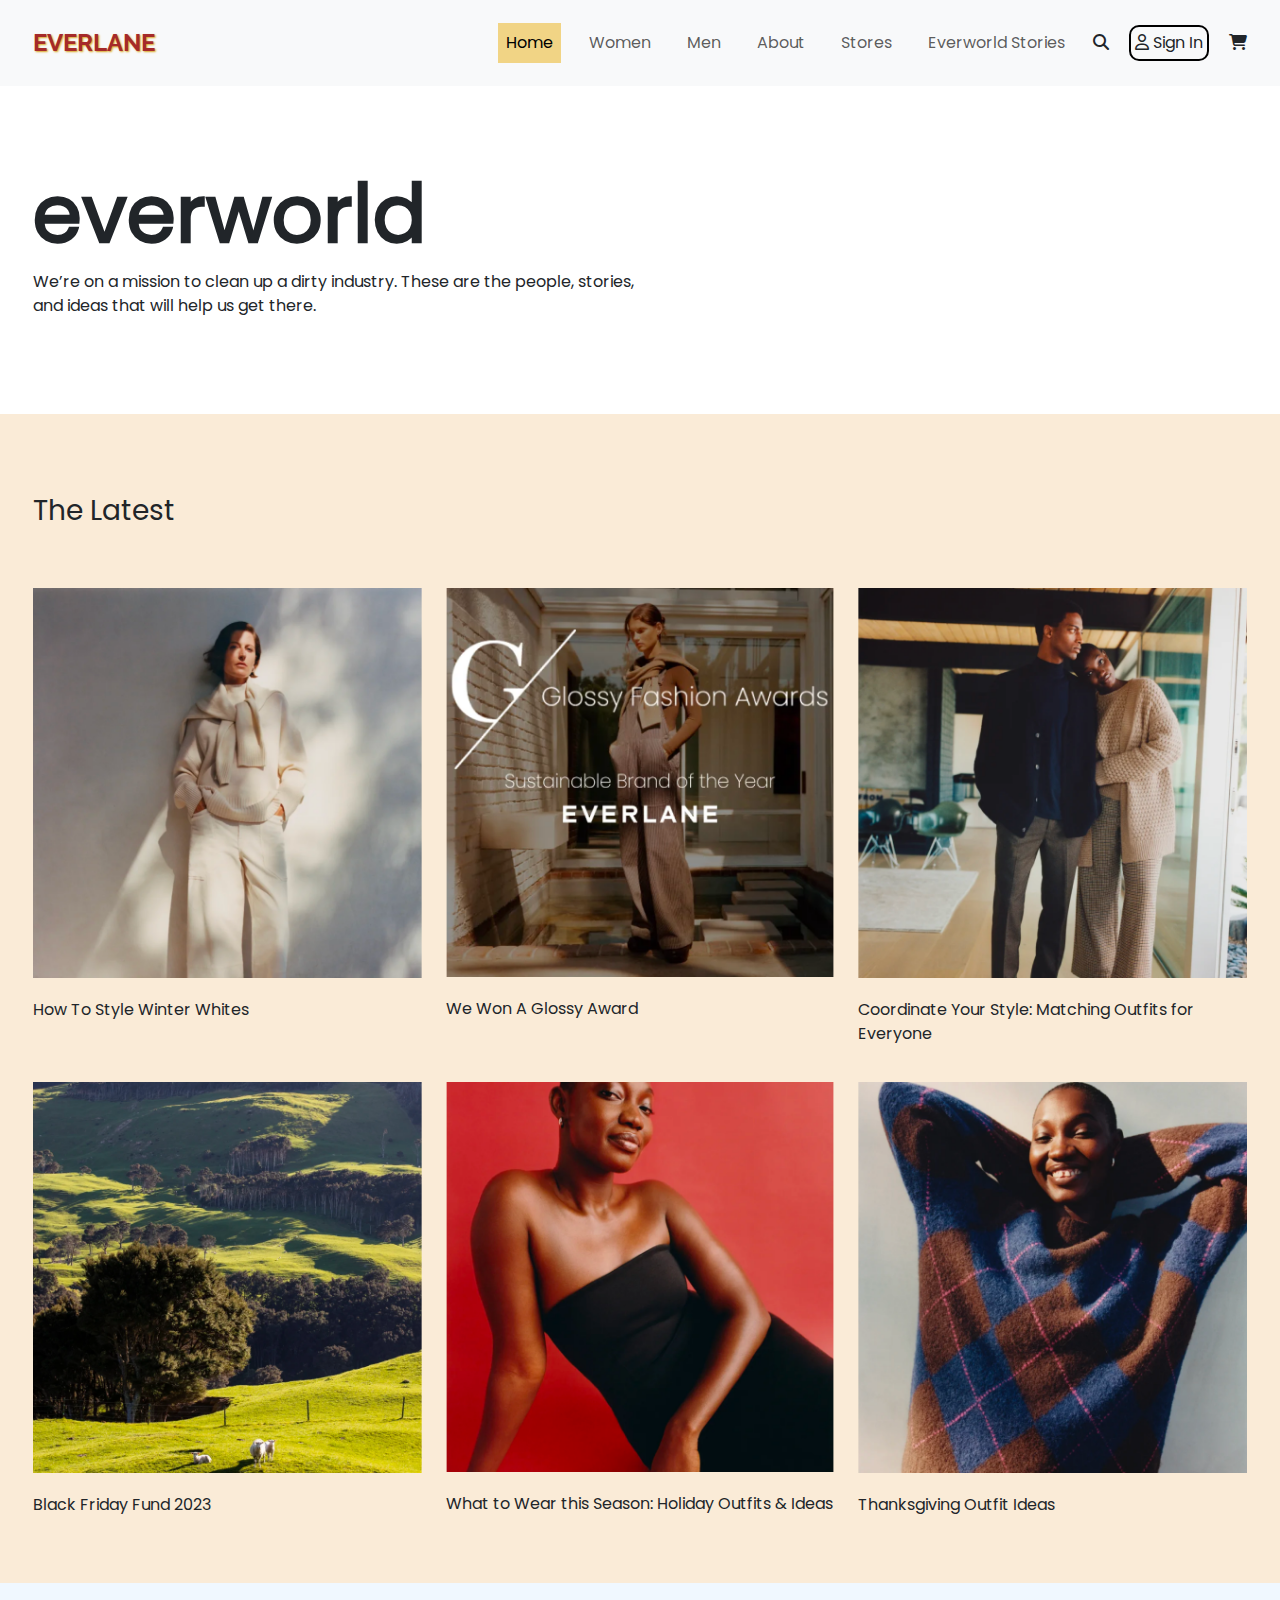
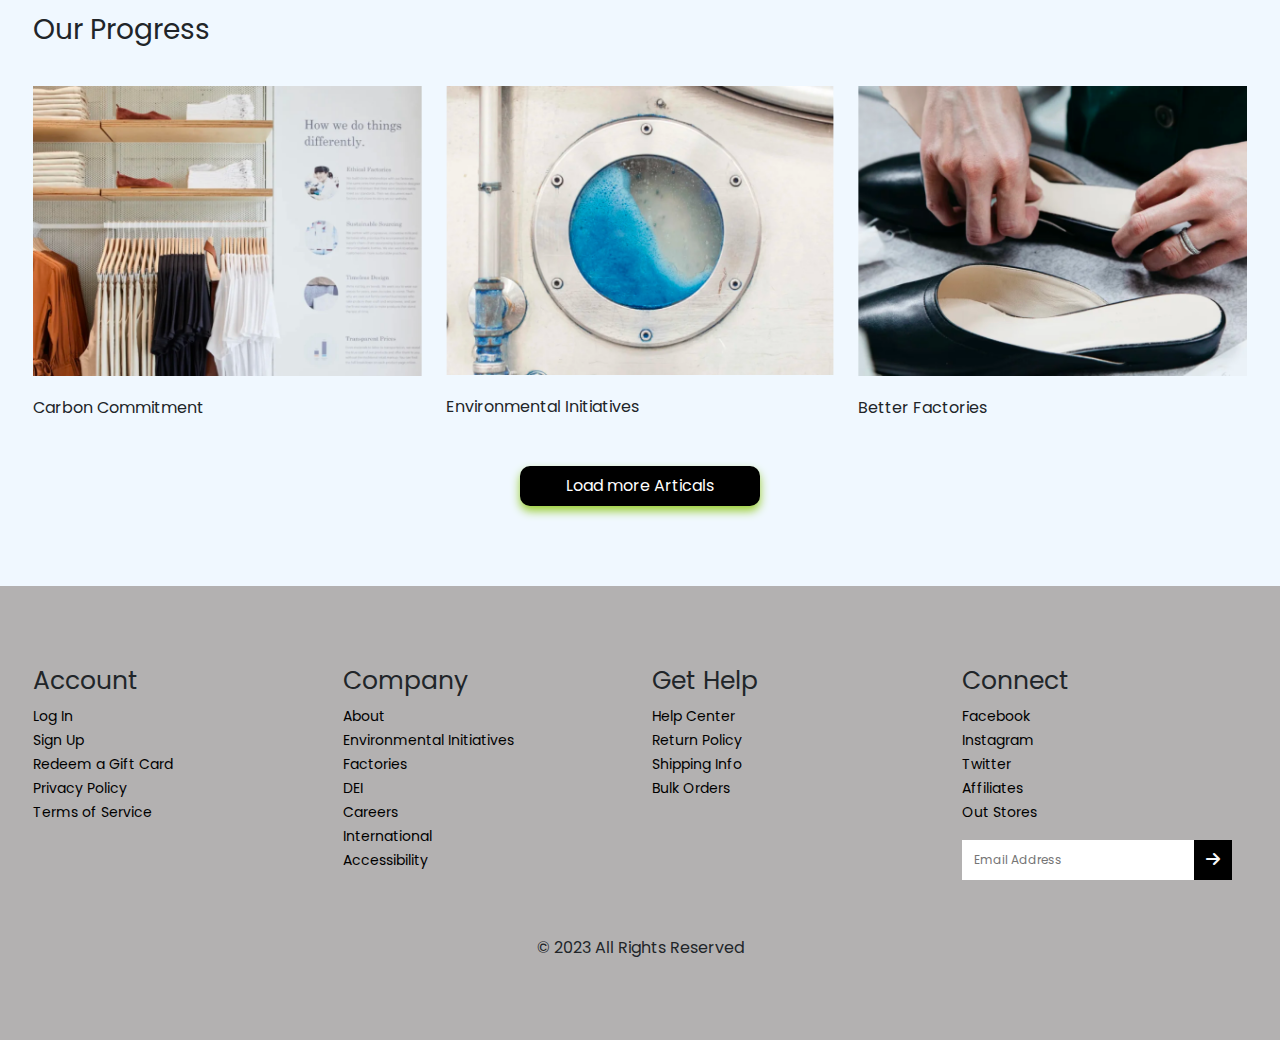
<file: stories.html>
<!DOCTYPE html>
<html lang="en">

<head>
    <meta charset="UTF-8">
    <meta name="viewport" content="width=device-width, initial-scale=1.0">

    <!-- BOOTSTRAP CSS CDN LINK -->
    <link rel="stylesheet" href="https://cdn.jsdelivr.net/npm/bootstrap@5.3.3/dist/css/bootstrap.min.css">

    <!-- CSS LINK -->
    <link rel="stylesheet" href="./css/stories.css">

    <!-- FONT AWESOME CDN LINK -->
    <link rel="stylesheet" href="https://cdnjs.cloudflare.com/ajax/libs/font-awesome/6.6.0/css/all.min.css">

    <title>Everworld Stories Page</title>
</head>

<body>

    <header>

        <nav class="navbar navbar-expand-lg bg-body-tertiary common-padding">
            <div class="container">
                <a class="navbar-brand" href="#" id="nav-logo">EVERLANE</a>
                <button class="navbar-toggler" type="button" data-bs-toggle="collapse"
                    data-bs-target="#navbarSupportedContent" aria-controls="navbarSupportedContent"
                    aria-expanded="false" aria-label="Toggle navigation">
                    <span class="navbar-toggler-icon"></span>
                </button>
                <div class="collapse navbar-collapse navlist" id="navbarSupportedContent">
                    <ul class="navbar-nav mx-auto mb-2 mb-lg-0">
                        <li class="nav-item">
                            <a class="nav-link active" aria-current="page" href="index.html">Home</a>
                        </li>
                        <li class="nav-item">
                            <a class="nav-link" href="women.html">Women</a>
                        </li>
                        <li class="nav-item">
                            <a class="nav-link" href="men.html">Men</a>
                        </li>
                        <li class="nav-item">
                            <a class="nav-link" href="about.html">About</a>
                        </li>
                        <li class="nav-item">
                            <a class="nav-link" href="stores.html">Stores</a>
                        </li>
                        <li class="nav-item">
                            <a class="nav-link" href="stories.html">Everworld Stories</a>
                        </li>


                    </ul>
                    <form class="d-flex align-items-center" role="search">
                        <div class="nav-icon" id="search-icon"><i class="fa-solid fa-magnifying-glass"></i></div>
                        <div class="nav-icon" id="sign-in-btn"><a href="#" class="text-dark"><i
                            class="fa-regular fa-user"></i> Sign In</a></div>
                        <div class="nav-icon"><i class="fa-solid fa-cart-shopping"></i></div>
                    </form>
                </div>

            </div>
        </nav>

    </header>
    <!-- BANNER PART -->

    <section class="banner-part common-padding">
        <div class="container banner">

            <div class="banner-heading">
                <h1>everworld</h1>
            </div>
            <div class="banner-subheading">
                <p class="p1">We’re on a mission to clean up a dirty industry.
                    These are the people, stories, and ideas that will help us get there.</p>
            </div>
        </div>
    </section>

    <main>

        <!-- LATEST PART -->

        <section class="latest-part common-padding">
            <div class="container">
                <div class="latest-heading">
                    <h3>The Latest</h3>
                </div>

                <div class="row latest-type">

                    <div class="col-lg-4 col-md-4 col-sm-4 col-xs-12 latest-detail">

                        <div class="stories-card">

                            <img src="./images/stories img1.png" alt="img">
                            <div class="latest-text">
                                <p class="p2">How To Style Winter Whites</p>
                            </div>

                        </div>

                    </div>

                    <div class="col-lg-4 col-md-4 col-sm-4 col-xs-12 latest-detail">

                        <div class="stories-card">

                            <img src="./images/stories img2.png" alt="img">
                            <div class="latest-text">
                                <p class="p2">We Won A Glossy Award</p>
                            </div>

                        </div>

                    </div>

                    <div class="col-lg-4 col-md-4 col-sm-4 col-xs-12 latest-detail">

                        <div class="stories-card">

                            <img src="./images/stories img3.png" alt="img">
                            <div class="latest-text">
                                <p class="p2">Coordinate Your Style: Matching Outfits for Everyone</p>
                            </div>

                        </div>

                    </div>

                </div>

                <div class="row latest-type">

                    <div class="col-lg-4 col-md-4 col-sm-4 col-xs-12 latest-detail">

                        <div class="stories-card">

                            <img src="./images/stories img4.png" alt="img">
                            <div class="latest-text">
                                <p class="p2">Black Friday Fund 2023</p>
                            </div>

                        </div>

                    </div>

                    <div class="col-lg-4 col-md-4 col-sm-4 col-xs-12 latest-detail">

                        <div class="stories-card">

                            <img src="./images/stories img5.png" alt="img">
                            <div class="latest-text">
                                <p class="p2">What to Wear this Season: Holiday Outfits & Ideas</p>
                            </div>

                        </div>

                    </div>

                    <div class="col-lg-4 col-md-4 col-sm-4 col-xs-12 latest-detail">

                        <div class="stories-card">

                            <img src="./images/stories img6.png" alt="img">
                            <div class="latest-text">
                                <p class="p2">Thanksgiving Outfit Ideas</p>
                            </div>

                        </div>

                    </div>

                </div>


            </div>
        </section>

        <!-- PROGRESS PART -->

        <section class="progress-part common-padding">
            <div class="container">
                <div class="progress-heading">
                    <h3>Our Progress</h3>
                </div>

                <div class="row progress-type">
                    <div class="col-lg-4 col-md-4 col-sm-4 col-xs-12">
                        <div class="progress-card">

                            <img src="./images/progress img1.png" alt="img">

                            <div class="progress-text">
                                <p class="p3">Carbon Commitment</p>
                            </div>
                        </div>

                    </div>

                    <div class="col-lg-4 col-md-4 col-sm-4 col-xs-12">

                        <div class="progress-card">
                            <img src="./images/progress img2.png" alt="img">

                            <div class="progress-text">
                                <p class="p3">Environmental Initiatives</p>
                            </div>
                        </div>

                    </div>

                    <div class="col-lg-4 col-md-4 col-sm-4 col-xs-12">

                        <div class="progress-card">
                            <img src="./images/progress img3.png" alt="img">

                            <div class="progress-text">
                                <p class="p3">Better Factories</p>
                            </div>
                        </div>

                    </div>
                </div>

                <div class="progress-btn d-flex justify-content-center align-items-center">
                    <button class="btn3 d-flex justify-content-center align-items-center"><a href="storiesartical.html">Load more Articals</a></button>
                </div>

            </div>
        </section>

         <!-- FORM PART -->

         <div class="form-detail">

            <div class="login-container">
                <h2>Login</h2>
                <span class="s50"><i class="fa-regular fa-circle-xmark"></i></span>
                <form id="loginForm">
                    <div class="input-container">
                        <label for="username">User Name</label>
                        <div class="input-field">
                            <i class="fa fa-user"></i>
                            <input type="text" id="username" name="username" placeholder="Type your username" required>
                        </div>
                    </div>
                    <div class="input-container">
                        <label for="password">Password</label>
                        <div class="input-field">
                            <i class="fa fa-lock"></i>
                            <input type="password" id="password" name="password" placeholder="Type your password"
                                required>
                        </div>
                    </div>
                    <div class="forgot-password">
                        <a href="#">Forgot Password?</a>
                    </div>
                    <button type="submit">Login</button>
                    <div class="form-div">
                        <p class="p52"> Or <b>Sign Up</b> Using </p>
                        <div class="social-icon">
                            <div class="face">
                                <p class="p53"><i class="fa-brands fa-facebook"></i></p>
                            </div>
                            <div class="Twitter">
                                <p class="p54"><i class="fa-brands fa-twitter"></i></p>
                            </div>
                            <div class="Insta">
                                <p class="p55"><i class="fa-brands fa-google"></i></p>
                            </div>
                        </div>

                    </div>
                </form>
            </div>

        </div>


    </main>

    <footer>

        <section class="footer-part common-padding">
            <div class="container footer-items">
                <div class="row">
                    <div class="col-lg-3 col-md-3 col-sm-6 col-xs-12 footer-item-div">

                        <div class="footer-item-detail">
                            <h6>Account</h6>
                            <ul>
                                <li><a href="#">Log In</a></li>
                                <li><a href="#">Sign Up</a></li>
                                <li><a href="#">Redeem a Gift Card</a></li>
                                <li><a href="#">Privacy Policy</a></li>
                                <li><a href="#">Terms of Service</a></li>
                            </ul>
                        </div>
                    </div>

                    <div class="col-lg-3 col-md-3 col-sm-6 col-xs-12 footer-item-div">

                        <div class="footer-item-detail">
                            <h6>Company</h6>
                            <ul>
                                <li><a href="#">About</a></li>
                                <li><a href="#">Environmental Initiatives</a></li>
                                <li><a href="#">Factories</a></li>
                                <li><a href="#">DEI</a></li>
                                <li><a href="#">Careers</a></li>
                                <li><a href="#">International</a></li>
                                <li><a href="#">Accessibility</a></li>
                            </ul>
                        </div>
                    </div>

                    <div class="col-lg-3 col-md-3 col-sm-6 col-xs-12 footer-item-div">

                        <div class="footer-item-detail">
                            <h6>Get Help</h6>
                            <ul>
                                <li><a href="#">Help Center</a></li>
                                <li><a href="#">Return Policy</a></li>
                                <li><a href="#">Shipping Info</a></li>
                                <li><a href="#">Bulk Orders</a></li>
                            </ul>
                        </div>
                    </div>

                    <div class="col-lg-3 col-md-3 col-sm-6 col-xs-12 footer-item-div">

                        <div class="footer-item-detail">
                            <h6>Connect</h6>
                            <ul>
                                <li><a href="#">Facebook</a></li>
                                <li><a href="#">Instagram</a></li>
                                <li><a href="#">Twitter</a></li>
                                <li><a href="#">Affiliates</a></li>
                                <li><a href="#">Out Stores</a></li>
                            </ul>

                            <div class="footer-search d-flex">
                                <input type="email" name="email" placeholder="Email Address" id="email">
                                <div class="footer-btn">
                                    <a href="#" class="text-light"><i class="fa-solid fa-arrow-right"></i></a>
                                </div>
                            </div>
                        </div>
                    </div>
                </div>
            </div>

            <div class="copyright-part text-center mt-5">
                <a href="#" class="text-dark">© 2023 All Rights Reserved</a>
            </div>
        </section>
    </footer>

    <!-- PROPER JS CDN LINK -->
    <script src="https://cdn.jsdelivr.net/npm/@popperjs/core@2.11.8/dist/umd/popper.min.js"
        integrity="sha384-I7E8VVD/ismYTF4hNIPjVp/Zjvgyol6VFvRkX/vR+Vc4jQkC+hVqc2pM8ODewa9r"
        crossorigin="anonymous"></script>

    <!-- JQUERY CDN LINK -->
    <script src="https://ajax.googleapis.com/ajax/libs/jquery/3.7.1/jquery.min.js"></script>

    <!-- BOOTSTRAP JS CDN LINK -->
    <script src="https://cdn.jsdelivr.net/npm/bootstrap@5.3.3/dist/js/bootstrap.bundle.min.js"></script>

    <!-- JS LINK -->
    <script src="./js/app.js"></script>

</body>

</html>
</file>
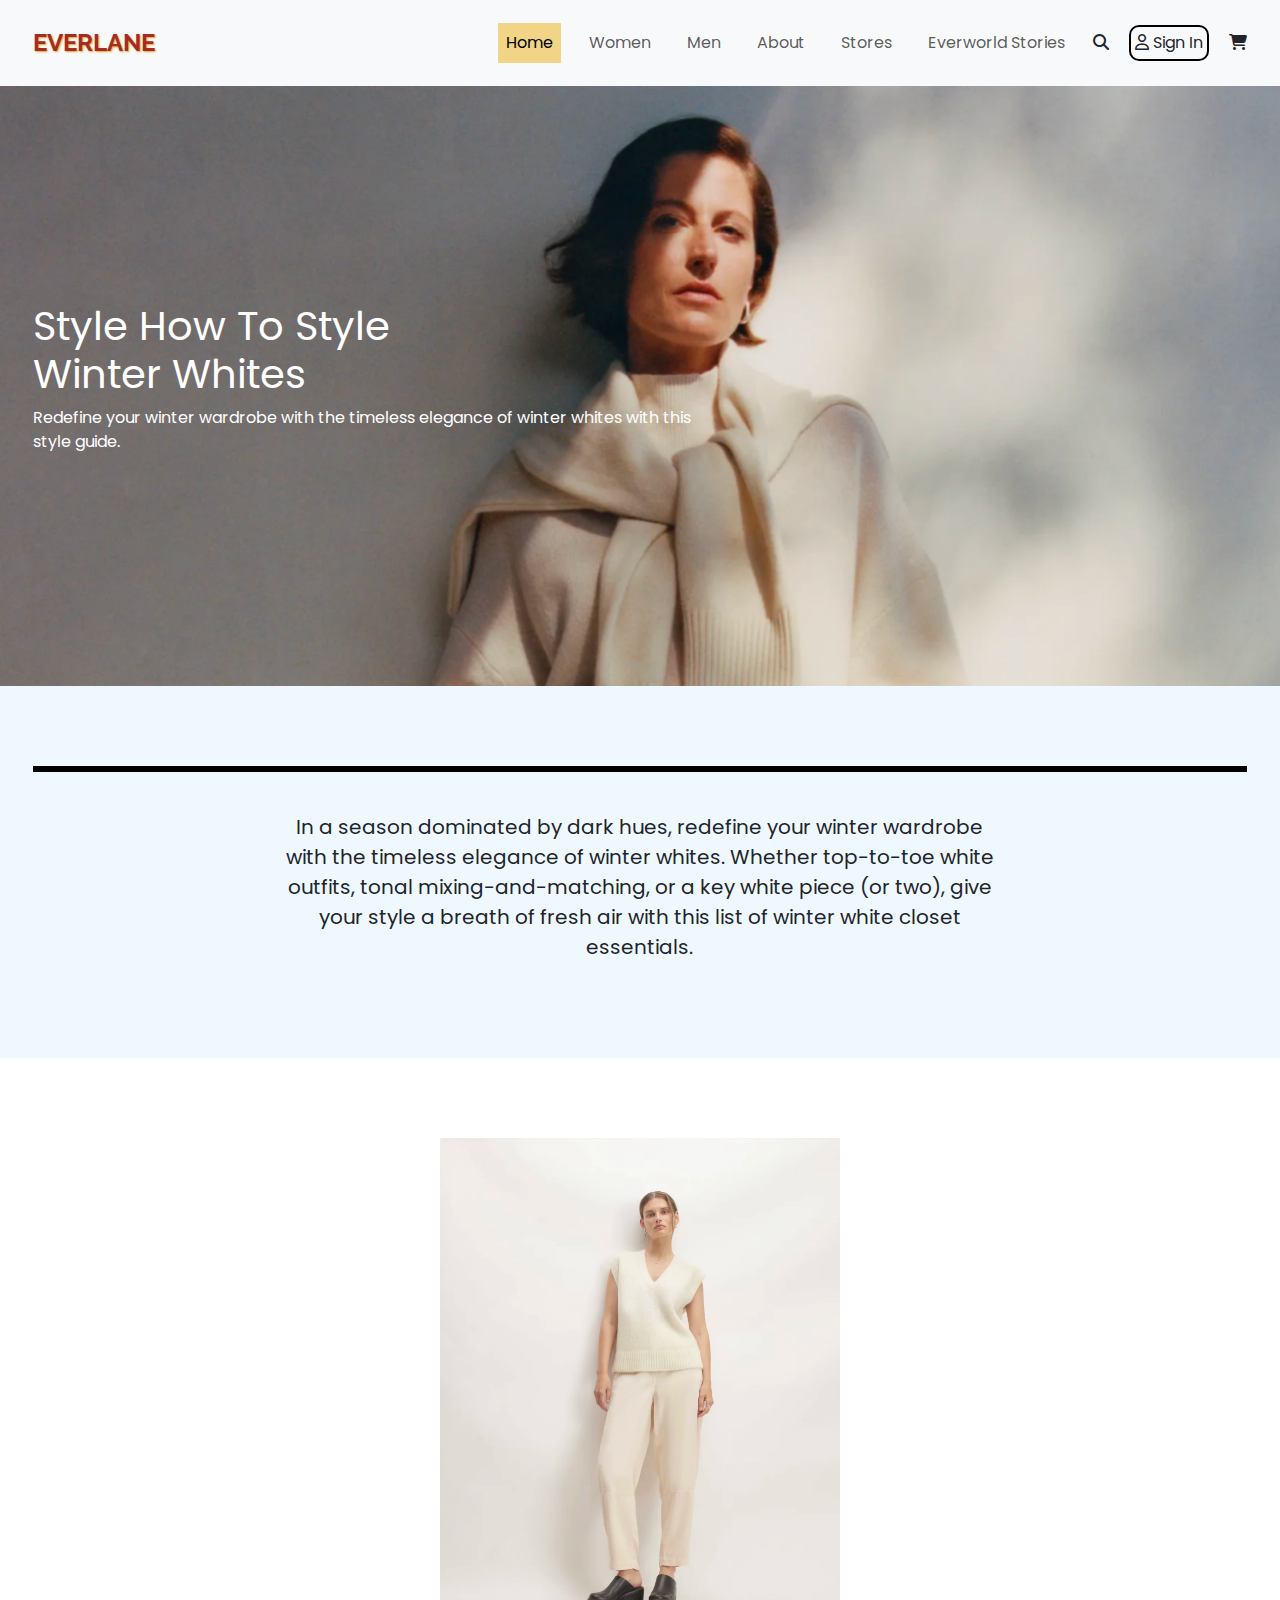
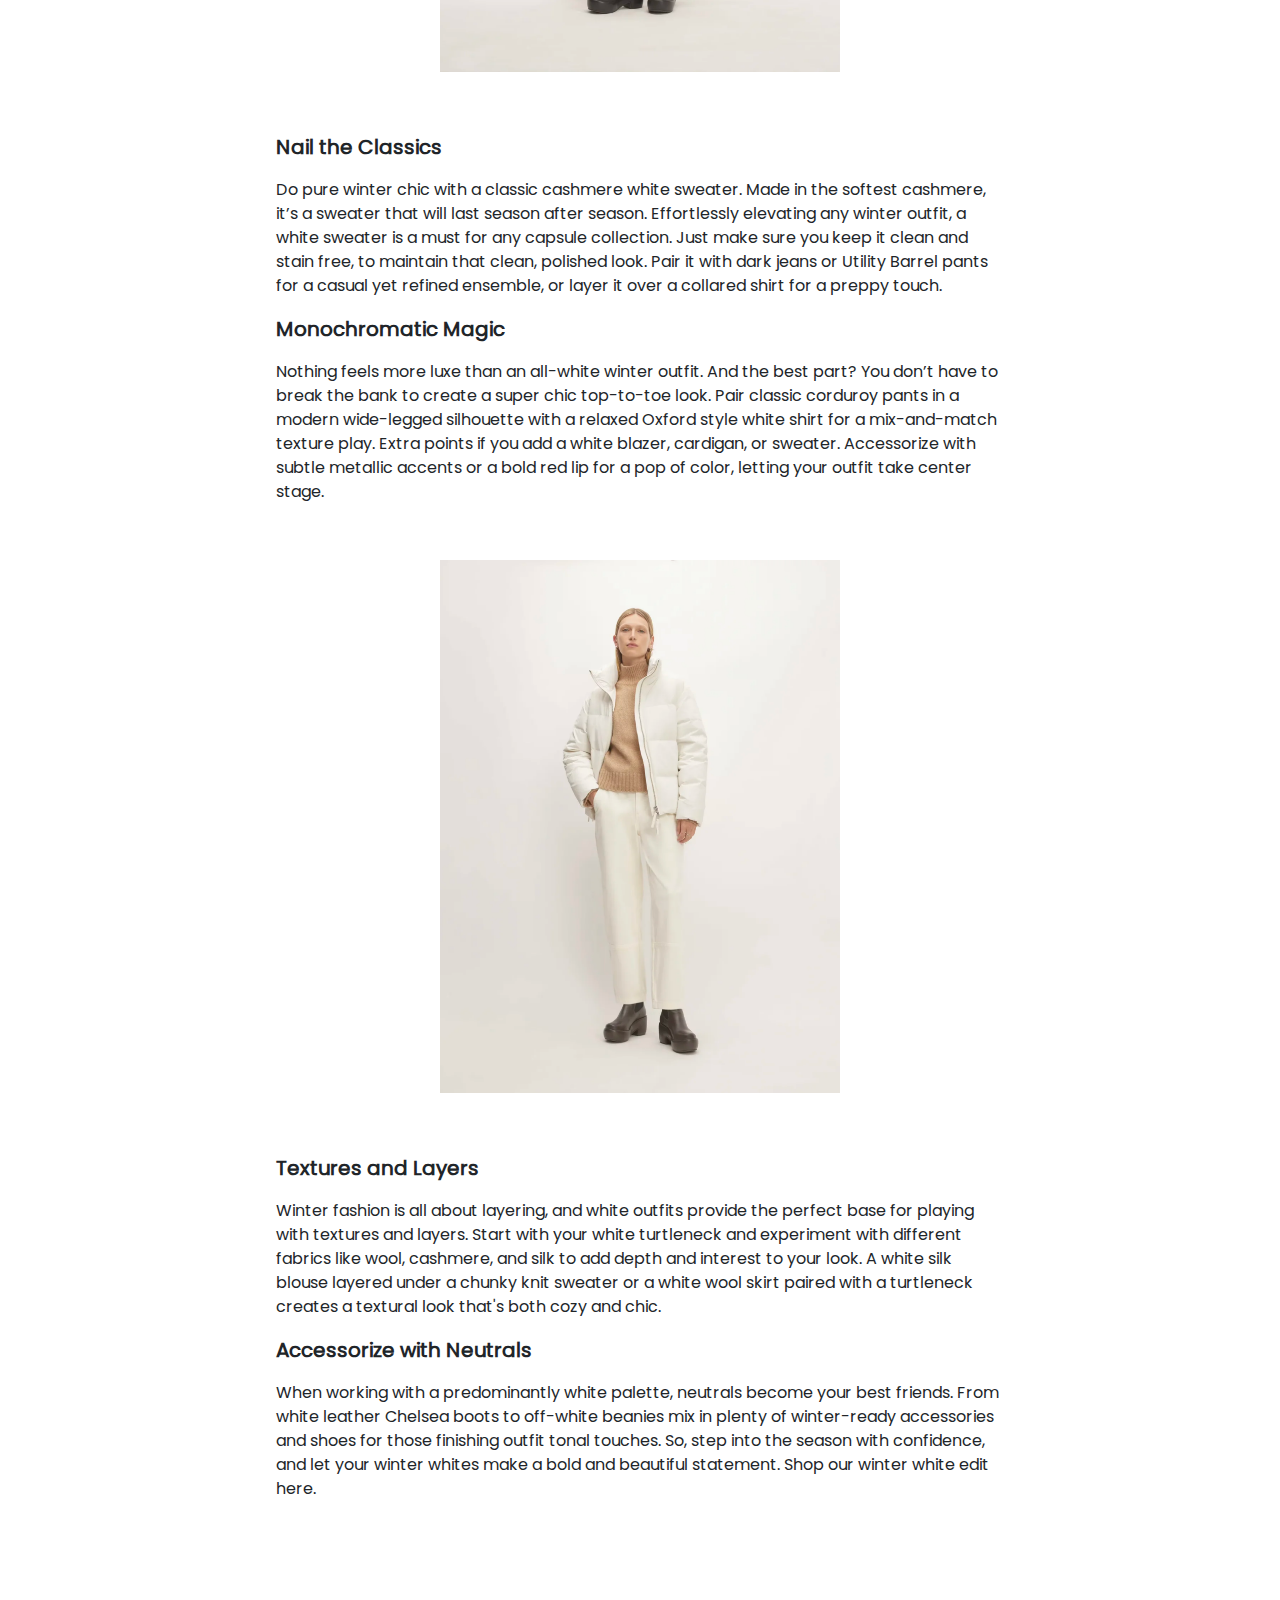
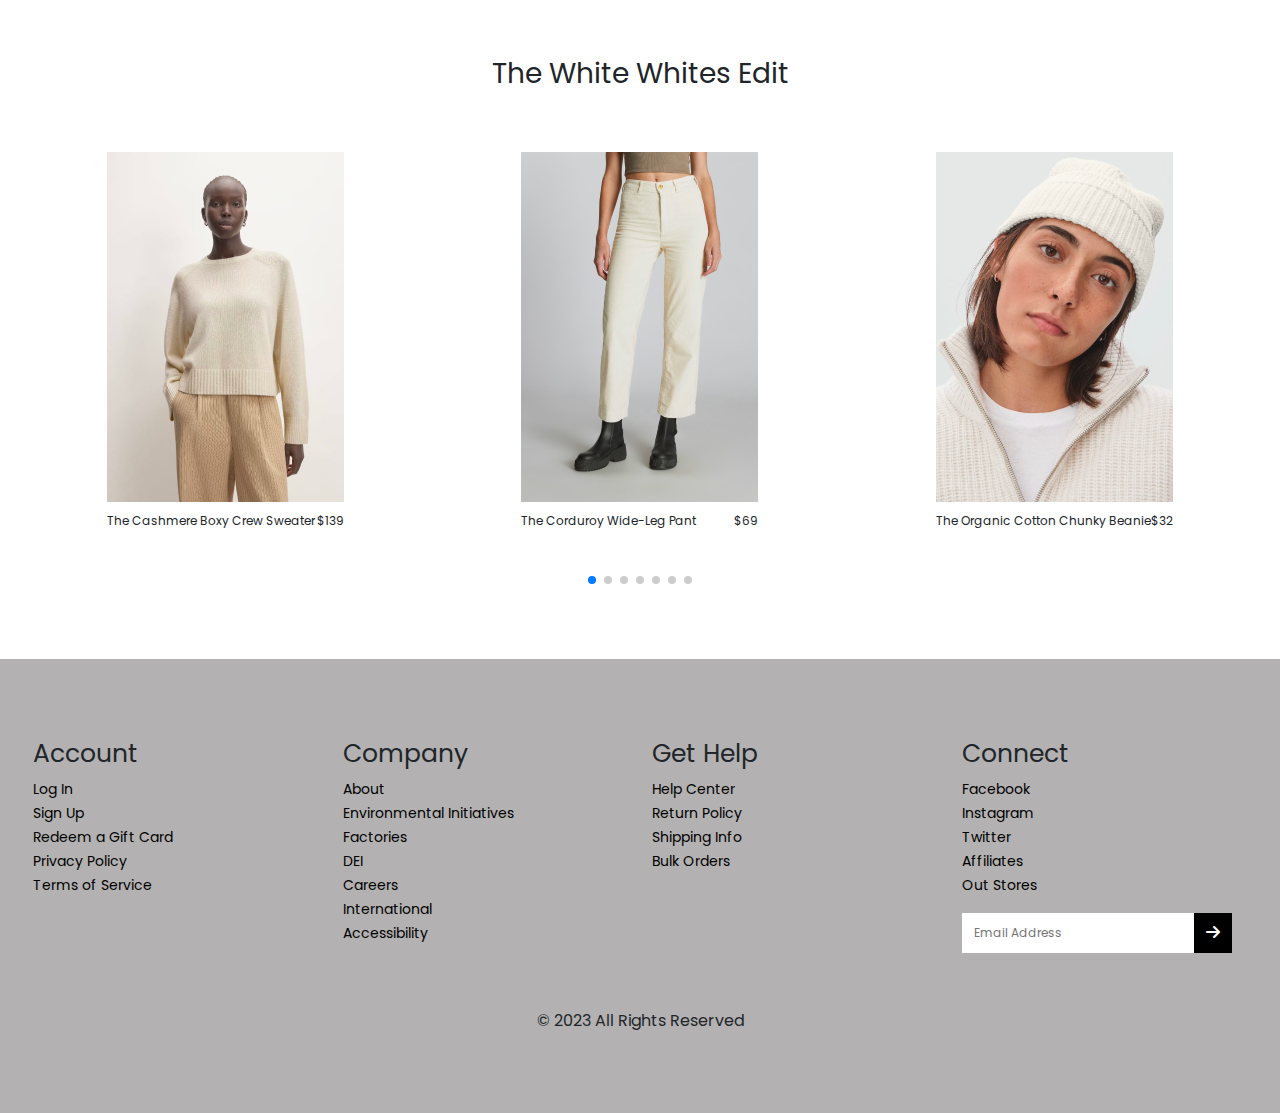
<file: storiesartical.html>
<!DOCTYPE html>
<html lang="en">

<head>
    <meta charset="UTF-8">
    <meta name="viewport" content="width=device-width, initial-scale=1.0">

    <!-- BOOTSTRAP CSS CDN LINK -->
    <link rel="stylesheet" href="https://cdn.jsdelivr.net/npm/bootstrap@5.3.3/dist/css/bootstrap.min.css">

    <!-- SWIPER CSS CDN LINK -->
    <link rel="stylesheet" href="https://cdn.jsdelivr.net/npm/swiper@11/swiper-bundle.min.css" />

    <!-- CSS LINK -->
    <link rel="stylesheet" href="./css/storiesartical.css">

    <!-- FONT AWESOME CDN LINK -->
    <link rel="stylesheet" href="https://cdnjs.cloudflare.com/ajax/libs/font-awesome/6.6.0/css/all.min.css">

    <title>Stories Artical Page</title>
</head>

<body>

    <header>

        <nav class="navbar navbar-expand-lg bg-body-tertiary common-padding">
            <div class="container">
                <a class="navbar-brand" href="#" id="nav-logo">EVERLANE</a>
                <button class="navbar-toggler" type="button" data-bs-toggle="collapse"
                    data-bs-target="#navbarSupportedContent" aria-controls="navbarSupportedContent"
                    aria-expanded="false" aria-label="Toggle navigation">
                    <span class="navbar-toggler-icon"></span>
                </button>
                <div class="collapse navbar-collapse navlist" id="navbarSupportedContent">
                    <ul class="navbar-nav mx-auto mb-2 mb-lg-0">
                        <li class="nav-item">
                            <a class="nav-link active" aria-current="page" href="index.html">Home</a>
                        </li>
                        <li class="nav-item">
                            <a class="nav-link" href="women.html">Women</a>
                        </li>
                        <li class="nav-item">
                            <a class="nav-link" href="men.html">Men</a>
                        </li>
                        <li class="nav-item">
                            <a class="nav-link" href="about.html">About</a>
                        </li>
                        <li class="nav-item">
                            <a class="nav-link" href="stores.html">Stores</a>
                        </li>
                        <li class="nav-item">
                            <a class="nav-link" href="stories.html">Everworld Stories</a>
                        </li>


                    </ul>
                    <form class="d-flex align-items-center" role="search">
                        <div class="nav-icon" id="search-icon"><i class="fa-solid fa-magnifying-glass"></i></div>
                        <div class="nav-icon" id="sign-in-btn"><a href="#" class="text-dark"><i
                            class="fa-regular fa-user"></i> Sign In</a></div>
                        <div class="nav-icon"><i class="fa-solid fa-cart-shopping"></i></div>
                    </form>
                </div>

            </div>
        </nav>

    </header>
    <!-- BANNER PART -->

    <section class="banner-part d-flex common-padding">

        <div class="container">

            <div class="banner-heading">
                <h1>Style
                    How To Style Winter
                    Whites</h1>
            </div>
            <div class="banner-subheading">
                <p class="p1">Redefine your winter wardrobe with the timeless elegance of winter whites with this style
                    guide.</p>
            </div>

        </div>

    </section>

    <main>
        <!-- ARTICAL ABOUT PART -->

        <section class="artical-about common-padding">
            <div class="container">
                <div class="artical-about-part d-flex flex-column justify-content-center align-items-center">
                    <div class="a-div"></div>
                    <div class="artical-about-text text-center">
                        <p class="p2">In a season dominated by dark hues, redefine your winter wardrobe with the
                            timeless
                            elegance of winter whites. Whether top-to-toe white outfits, tonal mixing-and-matching, or a
                            key
                            white piece (or two), give your style a breath of fresh air with this list of winter white
                            closet essentials.</p>
                    </div>
                </div>
            </div>
        </section>

        <!-- ARTICAL DETAIL -->

        <section class="artical-detail-part common-padding">
            <div class="container">
                <div class="row artical-detail">
                    <div class="col">
                        <div class="artical-card d-flex flex-column align-items-center">

                            <div class="artical-img text-center">
                                <img src="./images/artical img1.png" class="img-fluid" alt="img">
                            </div>

                            <div class="artical-text1">
                                <p class="p3">Nail the Classics</p>
                                <p class="p4">Do pure winter chic with a classic cashmere white sweater. Made in the
                                    softest cashmere, it’s a sweater that will last season after season. Effortlessly
                                    elevating any winter outfit, a white sweater is a must for any capsule collection.
                                    Just make sure you keep it clean and stain free, to maintain that clean, polished
                                    look. Pair it with dark jeans or Utility Barrel pants for a casual yet refined
                                    ensemble, or layer it over a collared shirt for a preppy touch.</p>
                            </div>

                            <div class="artical-text1">

                                <p class="p3">Monochromatic Magic</p>
                                <p class="p4">Nothing feels more luxe than an all-white winter outfit. And the best
                                    part? You don’t have to break the bank to create a super chic top-to-toe look. Pair
                                    classic corduroy pants in a modern wide-legged silhouette with a relaxed Oxford
                                    style white shirt for a mix-and-match texture play.
                                    Extra points if you add a white blazer, cardigan, or sweater. Accessorize with
                                    subtle metallic accents or a bold red lip for a pop of color, letting your outfit
                                    take center stage.</p>
                            </div>

                        </div>
                    </div>

                </div>

                <div class="row artical-detail">
                    <div class="col">
                        <div class="artical-card d-flex flex-column align-items-center">

                            <div class="artical-img text-center">
                                <img src="./images/artical img2.png" class="img-fluid" alt="img">
                            </div>

                            <div class="artical-text1">
                                <p class="p3">Textures and Layers</p>
                                <p class="p4">Winter fashion is all about layering, and white outfits provide the
                                    perfect base for playing with textures and layers. Start with your white turtleneck
                                    and experiment with different fabrics like wool, cashmere, and silk to add depth and
                                    interest to your look. A white silk blouse layered under a chunky knit sweater or a
                                    white wool skirt paired with a turtleneck creates a textural look that's both cozy
                                    and chic.
                                </p>
                            </div>

                            <div class="artical-text1">

                                <p class="p3">Accessorize with Neutrals</p>
                                <p class="p4">When working with a predominantly white palette, neutrals become your best
                                    friends. From white leather Chelsea boots to off-white beanies mix in plenty of
                                    winter-ready accessories and shoes for those finishing outfit tonal touches.

                                    So, step into the season with confidence, and let your winter whites make a bold and
                                    beautiful statement. Shop our winter white edit here.
                                </p>
                            </div>

                        </div>
                    </div>

                </div>

            </div>
        </section>

        <!-- ARTICAL SWIPER PART -->

        <section class="artical-swiper-part common-padding">
            <div class="container">
                <div class="artical-swiper-heading text-center">
                    <h3>The White Whites Edit</h3>
                </div>

                <div class="artical-swiper">

                    <div class="swiper mySwiper" id="swiper3">
                        <div class="swiper-wrapper">
                            <div class="swiper-slide">
                                <div class="a-swiper-detail">
                                    <img src="./images/a-swiper img1.png" class="img-fluid" alt="img">

                                    <div class="a-swiper-text d-flex justify-content-between">
                                        <p class="p5">The Cashmere Boxy Crew Sweater</p>
                                        <p class="p6">$139</p>
                                    </div>
                                </div>

                            </div>

                            <div class="swiper-slide">

                                <div class="a-swiper-detail">
                                    <img src="./images/a-swiper img2.png" class="img-fluid" alt="img">

                                    <div class="a-swiper-text d-flex justify-content-between">
                                        <p class="p5">The Corduroy Wide-Leg Pant</p>
                                        <p class="p6">$69</p>
                                    </div>
                                </div>

                            </div>

                            <div class="swiper-slide">

                                <div class="a-swiper-detail">
                                    <img src="./images/a-swiper img3.png" class="img-fluid" alt="img">

                                    <div class="a-swiper-text d-flex justify-content-between">
                                        <p class="p5">The Organic Cotton Chunky Beanie</p>
                                        <p class="p6">$32</p>
                                    </div>
                                </div>

                            </div>

                            <div class="swiper-slide">

                                <div class="a-swiper-detail">
                                    <img src="./images/a-swiper img4.png" class="img-fluid" alt="img">

                                    <div class="a-swiper-text d-flex justify-content-between">
                                        <p class="p5">The Chelsea Boot</p>
                                        <p class="p6">$137</p>
                                    </div>
                                </div>

                            </div>

                            <div class="swiper-slide">

                                <div class="a-swiper-detail">
                                    <img src="./images/a-swiper img2.png" class="img-fluid" alt="img">

                                    <div class="a-swiper-text d-flex justify-content-between">
                                        <p class="p5">The Corduroy Wide-Leg Pant</p>
                                        <p class="p6">$69</p>
                                    </div>
                                </div>

                            </div>

                            <div class="swiper-slide">

                                <div class="a-swiper-detail">
                                    <img src="./images/a-swiper img3.png" class="img-fluid" alt="img">

                                    <div class="a-swiper-text d-flex justify-content-between">
                                        <p class="p5">The Organic Cotton Chunky Beanie</p>
                                        <p class="p6">$32</p>
                                    </div>
                                </div>

                            </div>

                            <div class="swiper-slide">

                                <div class="a-swiper-detail">
                                    <img src="./images/a-swiper img4.png" class="img-fluid" alt="img">

                                    <div class="a-swiper-text d-flex justify-content-between">
                                        <p class="p5">The Chelsea Boot</p>
                                        <p class="p6">$137</p>
                                    </div>
                                </div>

                            </div>

                            <div class="swiper-slide">

                                <div class="a-swiper-detail">
                                    <img src="./images/a-swiper img1.png" class="img-fluid" alt="img">

                                    <div class="a-swiper-text d-flex justify-content-between">
                                        <p class="p5">The Cashmere Boxy Crew Sweater</p>
                                        <p class="p6">$139</p>
                                    </div>
                                </div>

                            </div>

                            <div class="swiper-slide">

                                <div class="a-swiper-detail">
                                    <img src="./images/a-swiper img2.png" class="img-fluid" alt="img">

                                    <div class="a-swiper-text d-flex justify-content-between">
                                        <p class="p5">The Corduroy Wide-Leg Pant</p>
                                        <p class="p6">$69</p>
                                    </div>
                                </div>
 
                            </div>
                            
                        </div>
                        <div class="swiper-pagination"></div>
                    </div>

                </div>

            </div>
        </section>

        <!-- FORM PART -->

        <div class="form-detail">

            <div class="login-container">
                <h2>Login</h2>
                <span class="s50"><i class="fa-regular fa-circle-xmark"></i></span>
                <form id="loginForm">
                    <div class="input-container">
                        <label for="username">User Name</label>
                        <div class="input-field">
                            <i class="fa fa-user"></i>
                            <input type="text" id="username" name="username" placeholder="Type your username" required>
                        </div>
                    </div>
                    <div class="input-container">
                        <label for="password">Password</label>
                        <div class="input-field">
                            <i class="fa fa-lock"></i>
                            <input type="password" id="password" name="password" placeholder="Type your password"
                                required>
                        </div>
                    </div>
                    <div class="forgot-password">
                        <a href="#">Forgot Password?</a>
                    </div>
                    <button type="submit">Login</button>
                    <div class="form-div">
                        <p class="p52"> Or <b>Sign Up</b> Using </p>
                        <div class="social-icon">
                            <div class="face">
                                <p class="p53"><i class="fa-brands fa-facebook"></i></p>
                            </div>
                            <div class="Twitter">
                                <p class="p54"><i class="fa-brands fa-twitter"></i></p>
                            </div>
                            <div class="Insta">
                                <p class="p55"><i class="fa-brands fa-google"></i></p>
                            </div>
                        </div>

                    </div>
                </form>
            </div>

        </div>

    </main>

    <footer>

        <section class="footer-part common-padding">
            <div class="container footer-items">
                <div class="row">
                    <div class="col-lg-3 col-md-3 col-sm-6 col-xs-12 footer-item-div">

                        <div class="footer-item-detail">
                            <h6>Account</h6>
                            <ul>
                                <li><a href="#">Log In</a></li>
                                <li><a href="#">Sign Up</a></li>
                                <li><a href="#">Redeem a Gift Card</a></li>
                                <li><a href="#">Privacy Policy</a></li>
                                <li><a href="#">Terms of Service</a></li>
                            </ul>
                        </div>
                    </div>

                    <div class="col-lg-3 col-md-3 col-sm-6 col-xs-12 footer-item-div">

                        <div class="footer-item-detail">
                            <h6>Company</h6>
                            <ul>
                                <li><a href="#">About</a></li>
                                <li><a href="#">Environmental Initiatives</a></li>
                                <li><a href="#">Factories</a></li>
                                <li><a href="#">DEI</a></li>
                                <li><a href="#">Careers</a></li>
                                <li><a href="#">International</a></li>
                                <li><a href="#">Accessibility</a></li>
                            </ul>
                        </div>
                    </div>

                    <div class="col-lg-3 col-md-3 col-sm-6 col-xs-12 footer-item-div">

                        <div class="footer-item-detail">
                            <h6>Get Help</h6>
                            <ul>
                                <li><a href="#">Help Center</a></li>
                                <li><a href="#">Return Policy</a></li>
                                <li><a href="#">Shipping Info</a></li>
                                <li><a href="#">Bulk Orders</a></li>
                            </ul>
                        </div>
                    </div>

                    <div class="col-lg-3 col-md-3 col-sm-6 col-xs-12 footer-item-div">

                        <div class="footer-item-detail">
                            <h6>Connect</h6>
                            <ul>
                                <li><a href="#">Facebook</a></li>
                                <li><a href="#">Instagram</a></li>
                                <li><a href="#">Twitter</a></li>
                                <li><a href="#">Affiliates</a></li>
                                <li><a href="#">Out Stores</a></li>
                            </ul>

                            <div class="footer-search d-flex">
                                <input type="email" name="email" placeholder="Email Address" id="email">
                                <div class="footer-btn">
                                    <a href="#" class="text-light"><i class="fa-solid fa-arrow-right"></i></a>
                                </div>
                            </div>
                        </div>
                    </div>
                </div>
            </div>

            <div class="copyright-part text-center mt-5">
                <a href="#" class="text-dark">© 2023 All Rights Reserved</a>
            </div>
        </section>
    </footer>

    <!-- PROPER JS CDN LINK -->
    <script src="https://cdn.jsdelivr.net/npm/@popperjs/core@2.11.8/dist/umd/popper.min.js"
        integrity="sha384-I7E8VVD/ismYTF4hNIPjVp/Zjvgyol6VFvRkX/vR+Vc4jQkC+hVqc2pM8ODewa9r"
        crossorigin="anonymous"></script>

    <!-- JQUERY CDN LINK -->
    <script src="https://ajax.googleapis.com/ajax/libs/jquery/3.7.1/jquery.min.js"></script>

    <!-- BOOTSTRAP JS CDN LINK -->
    <script src="https://cdn.jsdelivr.net/npm/bootstrap@5.3.3/dist/js/bootstrap.bundle.min.js"></script>

    <!-- SWIPER JS CDN LINK -->
    <script src="https://cdn.jsdelivr.net/npm/swiper@11/swiper-bundle.min.js"></script>

    <!-- JS LINK -->
    <script src="./js/app.js"></script>

</body>

</html>
</file>
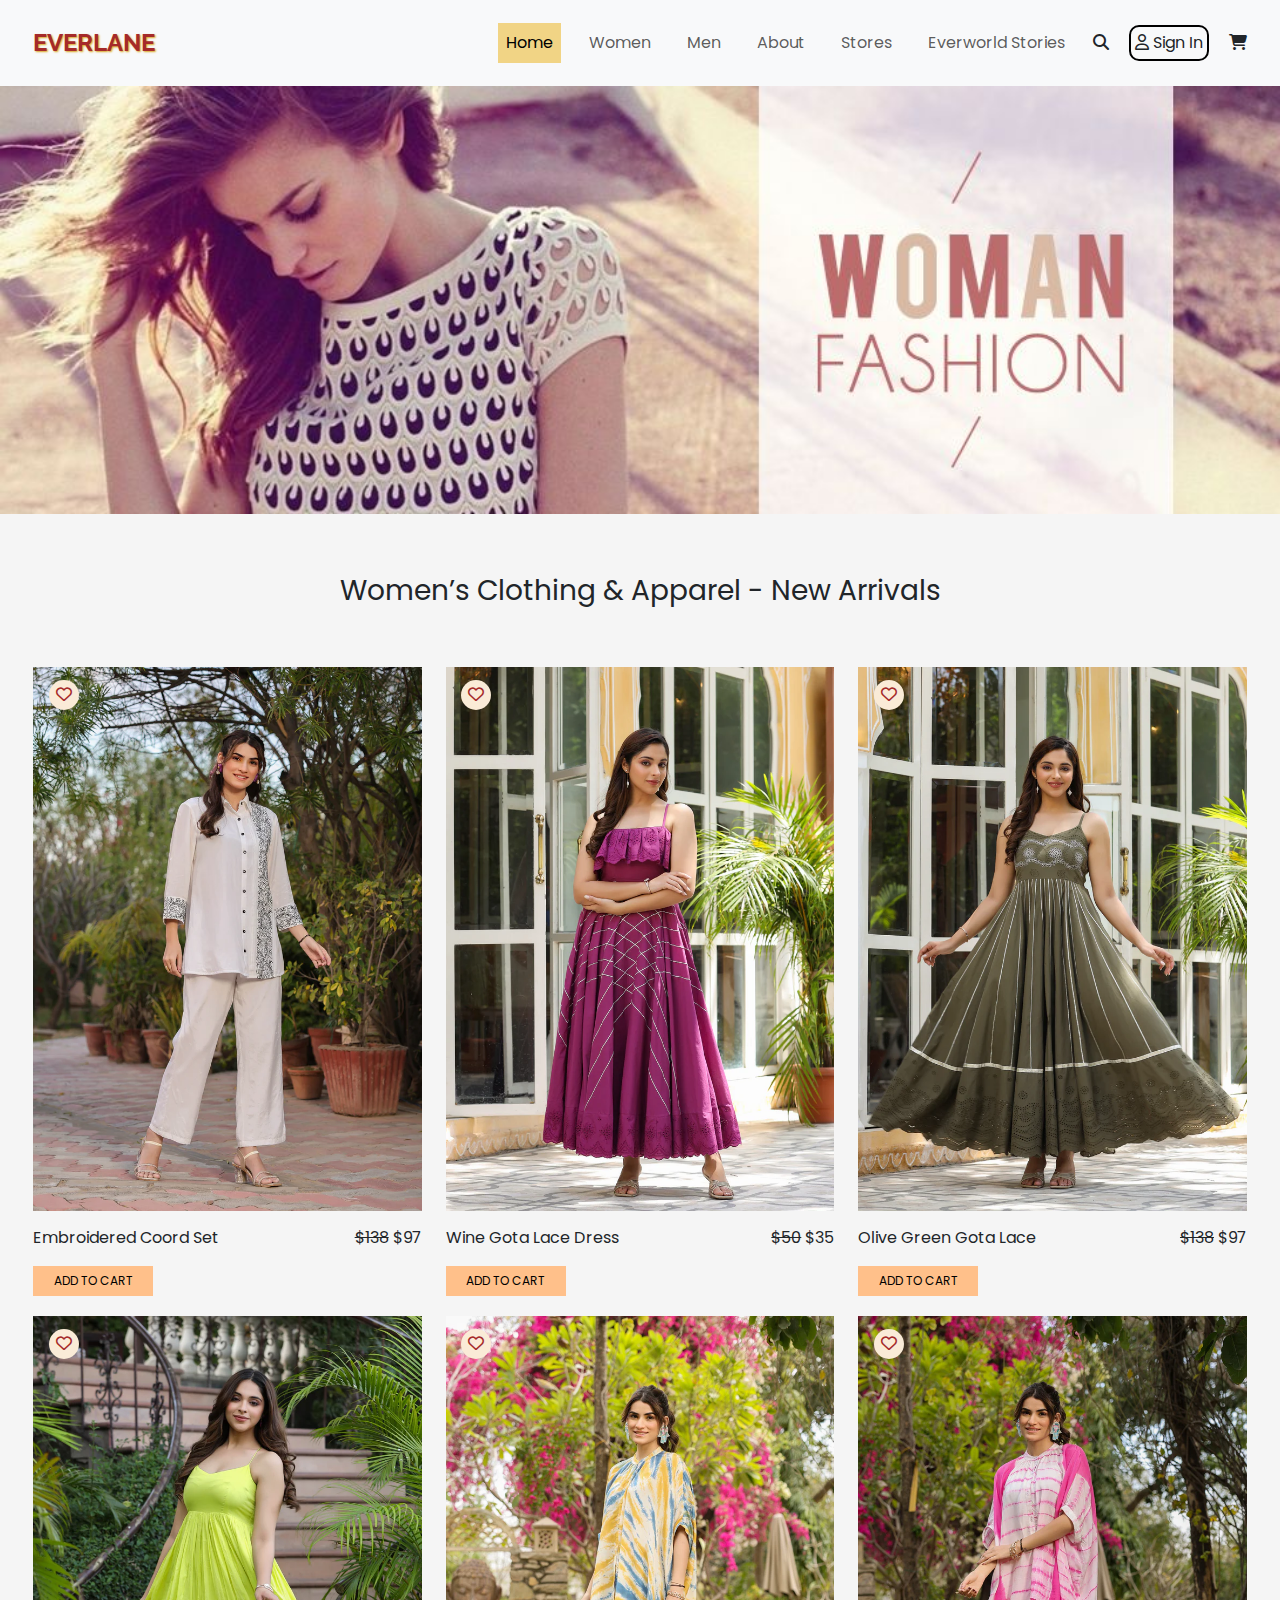
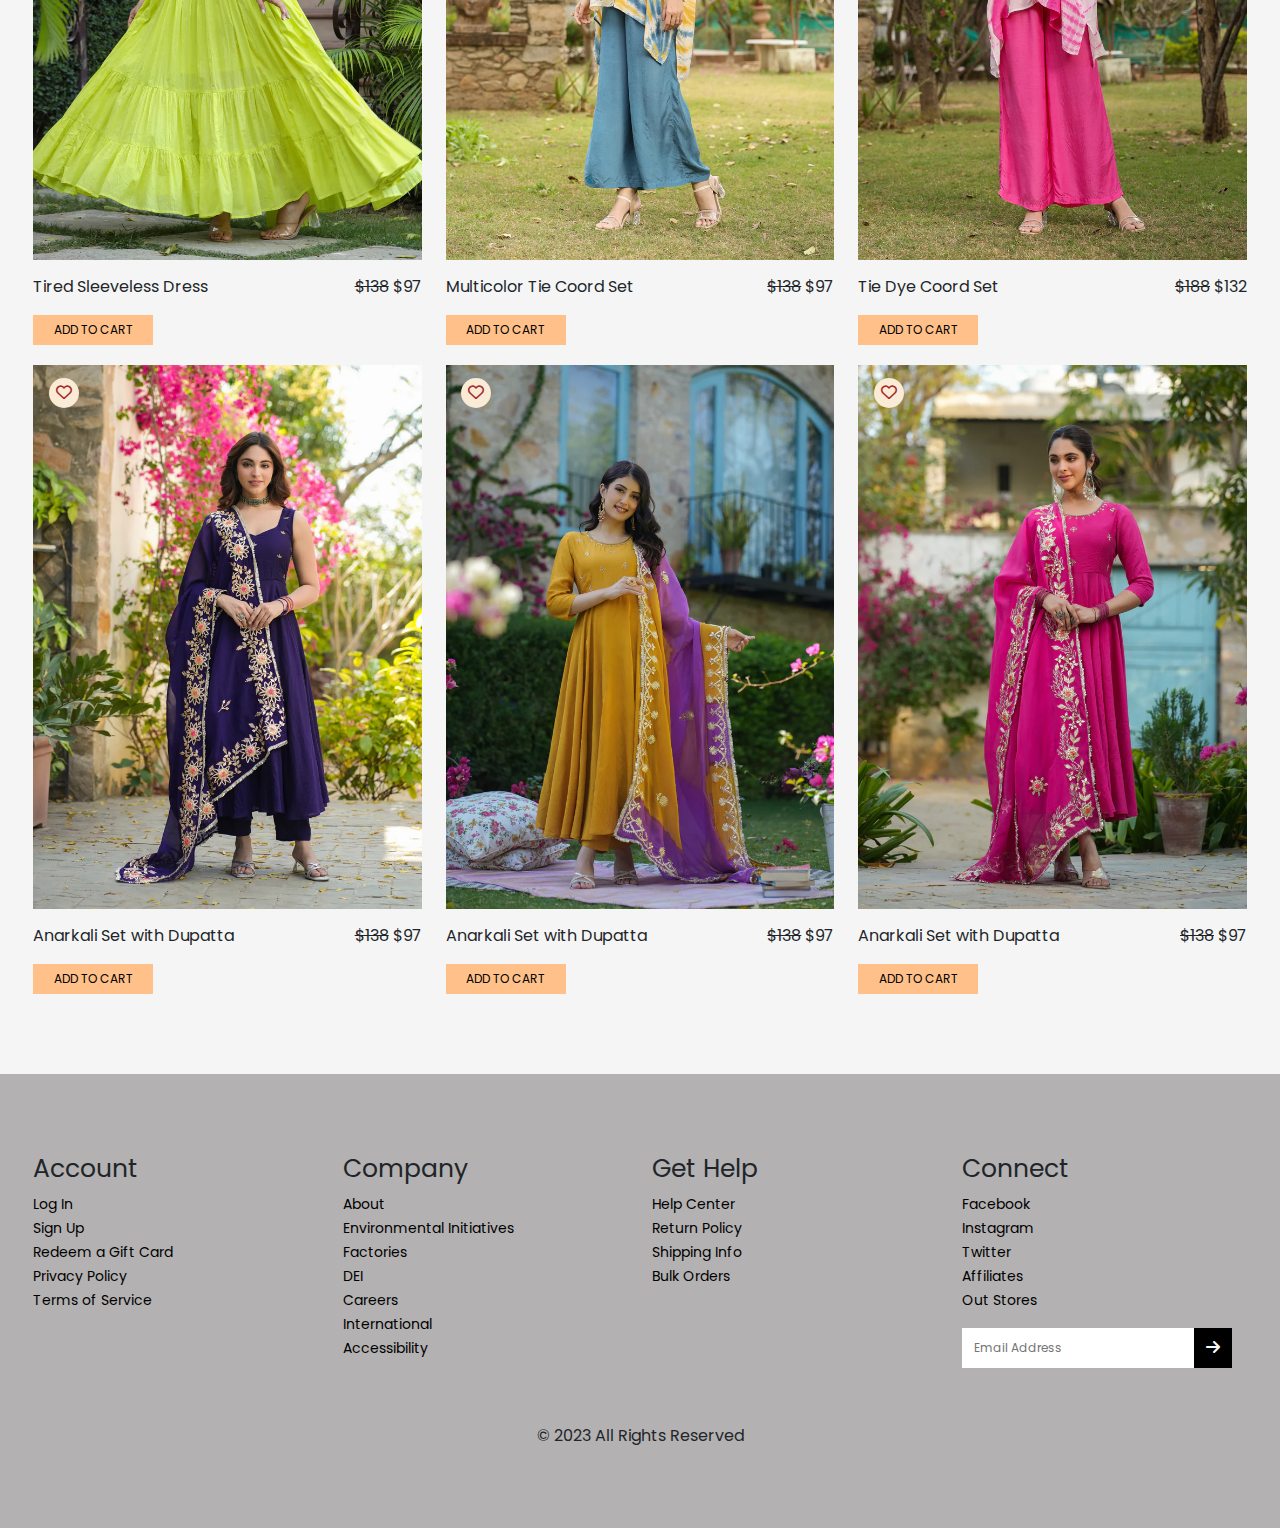
<file: women.html>
<!DOCTYPE html>
<html lang="en">

<head>
    <meta charset="UTF-8">
    <meta name="viewport" content="width=device-width, initial-scale=1.0">

    <!-- BOOTSTRAP CSS CDN LINK -->
    <link rel="stylesheet" href="https://cdn.jsdelivr.net/npm/bootstrap@5.3.3/dist/css/bootstrap.min.css">

    <!-- CSS LINK -->
    <link rel="stylesheet" href="./css/women.css">

    <!-- FONT AWESOME CDN LINK -->
    <link rel="stylesheet" href="https://cdnjs.cloudflare.com/ajax/libs/font-awesome/6.6.0/css/all.min.css">

    <title>Women Page</title>
</head>

<body>

    <header>

        <nav class="navbar navbar-expand-lg bg-body-tertiary common-padding">
            <div class="container">
                <a class="navbar-brand" href="#" id="nav-logo">EVERLANE</a>
                <button class="navbar-toggler" type="button" data-bs-toggle="collapse"
                    data-bs-target="#navbarSupportedContent" aria-controls="navbarSupportedContent"
                    aria-expanded="false" aria-label="Toggle navigation">
                    <span class="navbar-toggler-icon"></span>
                </button>
                <div class="collapse navbar-collapse navlist" id="navbarSupportedContent">
                    <ul class="navbar-nav mx-auto mb-2 mb-lg-0">
                        <li class="nav-item">
                            <a class="nav-link active" aria-current="page" href="index.html">Home</a>
                        </li>
                        <li class="nav-item">
                            <a class="nav-link" href="women.html">Women</a>
                        </li>
                        <li class="nav-item">
                            <a class="nav-link" href="men.html">Men</a>
                        </li>
                        <li class="nav-item">
                            <a class="nav-link" href="about.html">About</a>
                        </li>
                        <li class="nav-item">
                            <a class="nav-link" href="stores.html">Stores</a>
                        </li>
                        <li class="nav-item">
                            <a class="nav-link" href="stories.html">Everworld Stories</a>
                        </li>


                    </ul>
                    <form class="d-flex align-items-center" role="search">
                        <div class="nav-icon" id="search-icon"><i class="fa-solid fa-magnifying-glass"></i></div>
                        <div class="nav-icon" id="sign-in-btn"><a href="#" class="text-dark"><i
                            class="fa-regular fa-user"></i> Sign In</a></div>
                        <div class="nav-icon"><i class="fa-solid fa-cart-shopping"></i></div>
                    </form>
                </div>

            </div>
        </nav>

    </header>

    <!-- BANNER PART -->

    <section class="banner-part">
        <div class="banner">
            <img src="./images/women banner img.jpg" alt="img">
        </div>
    </section>

    <main>

        <!-- CLOTH PART -->

        <section class="cloth-part common-padding">
            <div class="container">
                <div class="cloth-heading text-center">
                    <h3>Women’s Clothing & Apparel - New Arrivals</h3>
                </div>

                <div class="row cloth-type">

                    <div class="col-lg-4 col-md-4 col-sm-4 col-xs-12">

                        <div class="cloth-card">
                            <div class="c-img">
                                <img src="./images/women cloth1.webp" alt="img">
                                <div class="cloth-color">
                                    <p class="p4">Mattie viscose white</p>
                                </div>
                            </div>
                            <div class="cloth-offer">
                                <p class="p1"><i class="fa-regular fa-heart"></i></p>
                            </div>

                            <div class="cloth-body">
                                <div class="cloth-text d-flex justify-content-between">
                                    <p class="p2">Embroidered Coord Set</p>
                                    <p class="p3"><s>$138</s> $97</p>
                                </div>

                                <div class="cloth-btn-part">

                                    <button class="btn1"><a href="./womenproduct.html">ADD TO CART</a></button>
                                    
                                </div>

                            </div>
                        </div>

                    </div>

                    <div class="col-lg-4 col-md-4 col-sm-4 col-xs-12">

                        <div class="cloth-card">
                            <div class="c-img">
                                <img src="./images/women cloth2.webp" alt="img">
                                <div class="cloth-color">
                                    <p class="p4">Aanya embroidered flared</p>
                                </div>
                            </div>
                            <div class="cloth-offer">
                                <p class="p1"><i class="fa-regular fa-heart"></i></p>
                            </div>
                            <div class="cloth-body">
                                <div class="cloth-text d-flex justify-content-between">
                                    <p class="p2">Wine Gota Lace Dress</p>
                                    <p class="p3"><s>$50</s> $35</p>
                                </div>

                                <div class="cloth-btn-part">

                                    <button class="btn1"><a href="./womenproduct.html">ADD TO CART</a></button>
                                    
                                </div>

                            </div>
                        </div>

                    </div>

                    <div class="col-lg-4 col-md-4 col-sm-4 col-xs-12">

                        <div class="cloth-card">
                            <div class="c-img">
                                <img src="./images/women cloth3.webp" alt="img">
                                <div class="cloth-color">
                                    <p class="p4">Arisha embroidered flared</p>
                                </div>
                            </div>
                            <div class="cloth-offer">
                                <p class="p1"><i class="fa-regular fa-heart"></i></p>
                            </div>
                            <div class="cloth-body">
                                <div class="cloth-text d-flex justify-content-between">
                                    <p class="p2">Olive Green Gota Lace</p>
                                    <p class="p3"><s>$138</s> $97</p>
                                </div>

                                <div class="cloth-btn-part">

                                    <button class="btn1"><a href="./womenproduct.html">ADD TO CART</a></button>

                                </div>

                            </div>
                        </div>

                    </div>

                </div>

                <div class="row cloth-type">

                    <div class="col-lg-4 col-md-4 col-sm-4 col-xs-12">

                        <div class="cloth-card">
                            <div class="c-img">
                                <img src="./images/women cloth4.webp" alt="img">
                                <div class="cloth-color">
                                    <p class="p4">Aneri bright lime</p>
                                </div>
                            </div>
                            <div class="cloth-offer">
                                <p class="p1"><i class="fa-regular fa-heart"></i></p>
                            </div>
                            <div class="cloth-body">
                                <div class="cloth-text d-flex justify-content-between">
                                    <p class="p2">Tired Sleeveless Dress</p>
                                    <p class="p3"><s>$138</s> $97</p>
                                </div>

                                <div class="cloth-btn-part">

                                    <button class="btn1"><a href="./womenproduct.html">ADD TO CART</a></button>                                   

                                </div>

                            </div>
                        </div>

                    </div>

                    <div class="col-lg-4 col-md-4 col-sm-4 col-xs-12">

                        <div class="cloth-card">
                            <div class="c-img">
                                <img src="./images/women cloth5.webp" alt="img">
                                <div class="cloth-color">
                                    <p class="p4">Earth viscose mustured & blue</p>
                                </div>
                            </div>
                            <div class="cloth-offer">
                                <p class="p1"><i class="fa-regular fa-heart"></i></p>
                            </div>
                            <div class="cloth-body">
                                <div class="cloth-text d-flex justify-content-between">
                                    <p class="p2">Multicolor Tie Coord Set</p>
                                    <p class="p3"><s>$138</s> $97</p>
                                </div>

                                <div class="cloth-btn-part">

                                    <button class="btn1"><a href="./womenproduct.html">ADD TO CART</a></button>

                                </div>

                            </div>
                        </div>

                    </div>

                    <div class="col-lg-4 col-md-4 col-sm-4 col-xs-12">

                        <div class="cloth-card">
                            <div class="c-img">
                                <img src="./images/women cloth6.webp" alt="img">
                                <div class="cloth-color">
                                    <p class="p4">Zola viscose pink</p>
                                </div>
                            </div>
                            <div class="cloth-offer">
                                <p class="p1"><i class="fa-regular fa-heart"></i></p>
                            </div>
                            <div class="cloth-body">
                                <div class="cloth-text d-flex justify-content-between">
                                    <p class="p2">Tie Dye Coord Set</p>
                                    <p class="p3"><s>$188</s> $132</p>
                                </div>

                                <div class="cloth-btn-part">

                                    <button class="btn1"><a href="./womenproduct.html">ADD TO CART</a></button>

                                </div>

                            </div>
                        </div>

                    </div>

                </div>

                <div class="row cloth-type">

                    <div class="col-lg-4 col-md-4 col-sm-4 col-xs-12">

                        <div class="cloth-card">
                            <div class="c-img">
                                <img src="./images/women cloth7.webp" alt="img">
                                <div class="cloth-color">
                                    <p class="p4">Chandrika purple</p>
                                </div>
                            </div>
                            <div class="cloth-offer">
                                <p class="p1"><i class="fa-regular fa-heart"></i></p>
                            </div>
                            <div class="cloth-body">
                                <div class="cloth-text d-flex justify-content-between">
                                    <p class="p2">Anarkali Set with Dupatta</p>
                                    <p class="p3"><s>$138</s> $97</p>
                                </div>

                                <div class="cloth-btn-part">

                                    <button class="btn1"><a href="./womenproduct.html">ADD TO CART</a></button>

                                </div>

                            </div>
                        </div>

                    </div>

                    <div class="col-lg-4 col-md-4 col-sm-4 col-xs-12">

                        <div class="cloth-card">
                            <div class="c-img">
                                <img src="./images/women cloth8.webp" alt="img">
                                <div class="cloth-color">
                                    <p class="p4">Jivika mustared</p>
                                </div>
                            </div>
                            <div class="cloth-offer">
                                <p class="p1"><i class="fa-regular fa-heart"></i></p>
                            </div>
                            <div class="cloth-body">
                                <div class="cloth-text d-flex justify-content-between">
                                    <p class="p2">Anarkali Set with Dupatta</p>
                                    <p class="p3"><s>$138</s> $97</p>
                                </div>

                                <div class="cloth-btn-part">

                                    <button class="btn1"><a href="./womenproduct.html">ADD TO CART</a></button>

                                </div>

                            </div>
                        </div>

                    </div>

                    <div class="col-lg-4 col-md-4 col-sm-4 col-xs-12">

                        <div class="cloth-card">
                            <div class="c-img">
                                <img src="./images/women cloth9.webp" alt="img">
                                <div class="cloth-color">
                                    <p class="p4">Suhani pink</p>
                                </div>
                            </div>
                            <div class="cloth-offer">
                                <p class="p1"><i class="fa-regular fa-heart"></i></p>
                            </div>
                            <div class="cloth-body">
                                <div class="cloth-text d-flex justify-content-between">
                                    <p class="p2">Anarkali Set with Dupatta</p>
                                    <p class="p3"><s>$138</s> $97</p>
                                </div>

                                <div class="cloth-btn-part">

                                    <button class="btn1"><a href="./womenproduct.html">ADD TO CART</a></button>

                                </div>

                            </div>
                        </div>

                    </div>

                </div>

            </div>
        </section>

        <!-- FORM PART -->

        <div class="form-detail">

            <div class="login-container">
                <h2>Login</h2>
                <span class="s50"><i class="fa-regular fa-circle-xmark"></i></span>
                <form id="loginForm">
                    <div class="input-container">
                        <label for="username">User Name</label>
                        <div class="input-field">
                            <i class="fa fa-user"></i>
                            <input type="text" id="username" name="username" placeholder="Type your username" required>
                        </div>
                    </div>
                    <div class="input-container">
                        <label for="password">Password</label>
                        <div class="input-field">
                            <i class="fa fa-lock"></i>
                            <input type="password" id="password" name="password" placeholder="Type your password"
                                required>
                        </div>
                    </div>
                    <div class="forgot-password">
                        <a href="#">Forgot Password?</a>
                    </div>
                    <button type="submit">Login</button>
                    <div class="form-div">
                        <p class="p52"> Or <b>Sign Up</b> Using </p>
                        <div class="social-icon">
                            <div class="face">
                                <p class="p53"><i class="fa-brands fa-facebook"></i></p>
                            </div>
                            <div class="Twitter">
                                <p class="p54"><i class="fa-brands fa-twitter"></i></p>
                            </div>
                            <div class="Insta">
                                <p class="p55"><i class="fa-brands fa-google"></i></p>
                            </div>
                        </div>

                    </div>
                </form>
            </div>

        </div>

    </main>

    <footer>

        <section class="footer-part common-padding">
            <div class="container footer-items">
                <div class="row">
                    <div class="col-lg-3 col-md-3 col-sm-6 col-xs-12 footer-item-div">

                        <div class="footer-item-detail">
                            <h6>Account</h6>
                            <ul>
                                <li><a href="#">Log In</a></li>
                                <li><a href="#">Sign Up</a></li>
                                <li><a href="#">Redeem a Gift Card</a></li>
                                <li><a href="#">Privacy Policy</a></li>
                                <li><a href="#">Terms of Service</a></li>
                            </ul>
                        </div>
                    </div>

                    <div class="col-lg-3 col-md-3 col-sm-6 col-xs-12 footer-item-div">

                        <div class="footer-item-detail">
                            <h6>Company</h6>
                            <ul>
                                <li><a href="#">About</a></li>
                                <li><a href="#">Environmental Initiatives</a></li>
                                <li><a href="#">Factories</a></li>
                                <li><a href="#">DEI</a></li>
                                <li><a href="#">Careers</a></li>
                                <li><a href="#">International</a></li>
                                <li><a href="#">Accessibility</a></li>
                            </ul>
                        </div>
                    </div>

                    <div class="col-lg-3 col-md-3 col-sm-6 col-xs-12 footer-item-div">

                        <div class="footer-item-detail">
                            <h6>Get Help</h6>
                            <ul>
                                <li><a href="#">Help Center</a></li>
                                <li><a href="#">Return Policy</a></li>
                                <li><a href="#">Shipping Info</a></li>
                                <li><a href="#">Bulk Orders</a></li>
                            </ul>
                        </div>
                    </div>

                    <div class="col-lg-3 col-md-3 col-sm-6 col-xs-12 footer-item-div">

                        <div class="footer-item-detail">
                            <h6>Connect</h6>
                            <ul>
                                <li><a href="#">Facebook</a></li>
                                <li><a href="#">Instagram</a></li>
                                <li><a href="#">Twitter</a></li>
                                <li><a href="#">Affiliates</a></li>
                                <li><a href="#">Out Stores</a></li>
                            </ul>

                            <div class="footer-search d-flex">
                                <input type="email" name="email" placeholder="Email Address" id="email">
                                <div class="footer-btn">
                                    <a href="#" class="text-light"><i class="fa-solid fa-arrow-right"></i></a>
                                </div>
                            </div>
                        </div>
                    </div>
                </div>
            </div>

            <div class="copyright-part text-center mt-5">
                <a href="#" class="text-dark">© 2023 All Rights Reserved</a>
            </div>
        </section>
    </footer>

    <!-- PROPER JS CDN LINK -->
    <script src="https://cdn.jsdelivr.net/npm/@popperjs/core@2.11.8/dist/umd/popper.min.js"
        integrity="sha384-I7E8VVD/ismYTF4hNIPjVp/Zjvgyol6VFvRkX/vR+Vc4jQkC+hVqc2pM8ODewa9r"
        crossorigin="anonymous"></script>

    <!-- JQUERY CDN LINK -->
    <script src="https://ajax.googleapis.com/ajax/libs/jquery/3.7.1/jquery.min.js"></script>

    <!-- BOOTSTRAP JS CDN LINK -->
    <script src="https://cdn.jsdelivr.net/npm/bootstrap@5.3.3/dist/js/bootstrap.bundle.min.js"></script>

    <!-- JS LINK -->
    <script src="./js/app.js"></script>

</body>

</html>
</file>
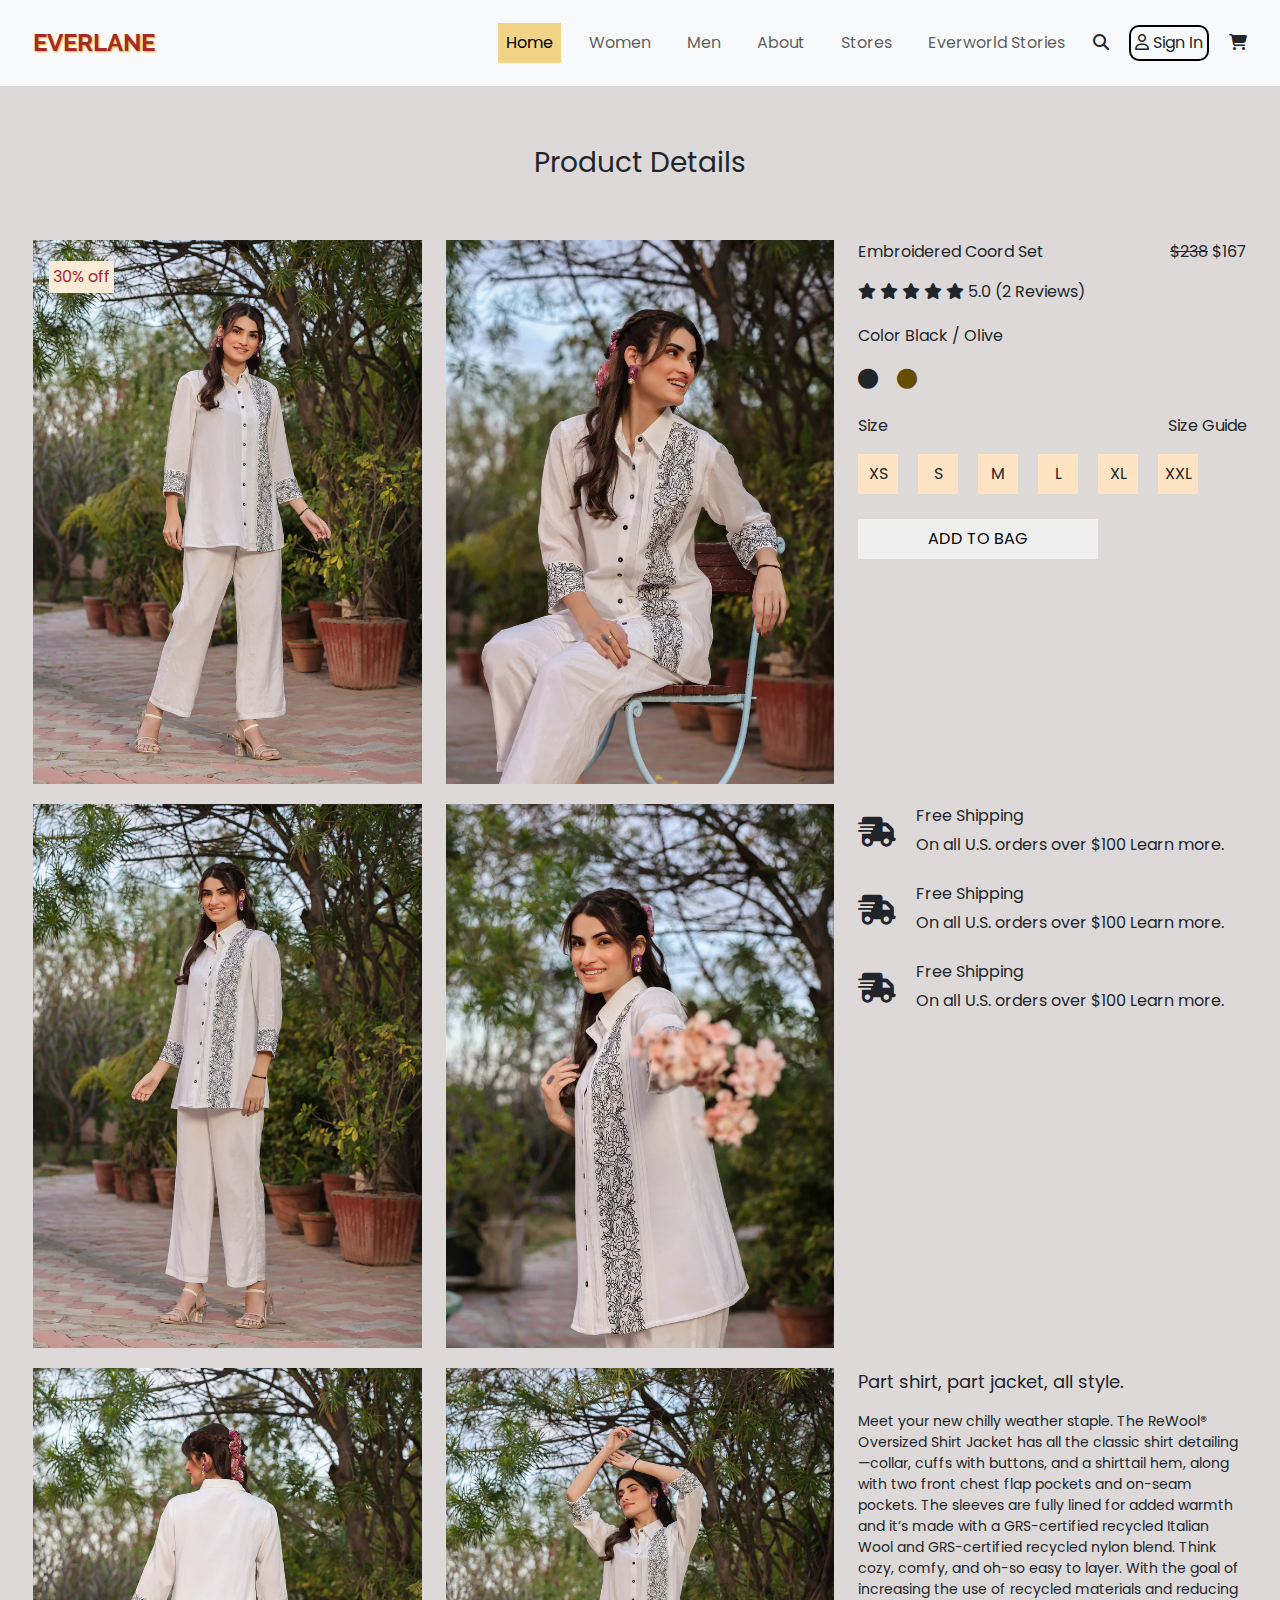
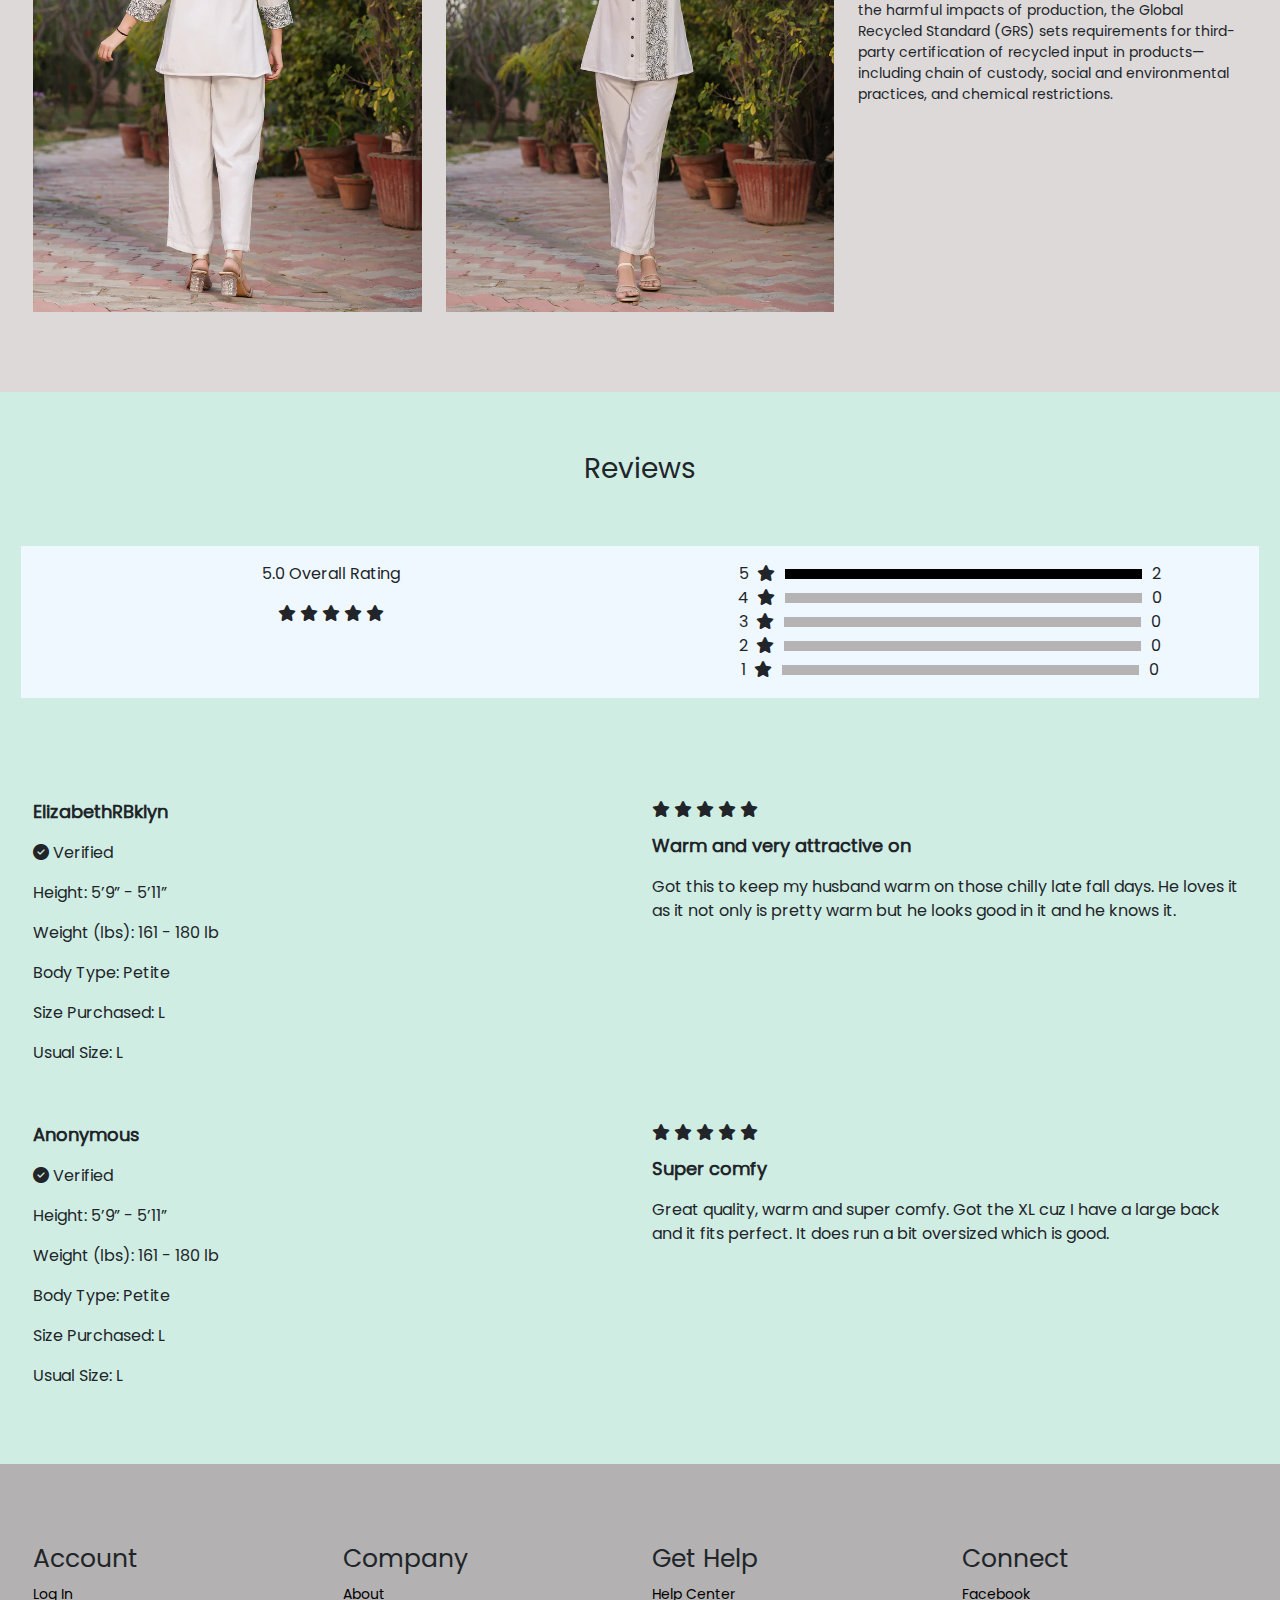
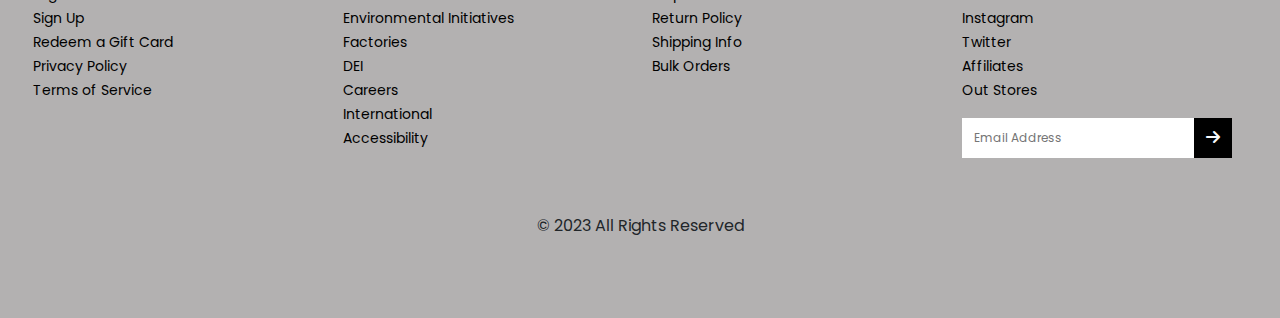
<file: womenproduct.html>
<!DOCTYPE html>
<html lang="en">

<head>
    <meta charset="UTF-8">
    <meta name="viewport" content="width=device-width, initial-scale=1.0">

    <!-- BOOTSTRAP CSS CDN LINK -->
    <link rel="stylesheet" href="https://cdn.jsdelivr.net/npm/bootstrap@5.3.3/dist/css/bootstrap.min.css">

    <!-- CSS LINK -->
    <link rel="stylesheet" href="./css/womenproduct.css">

    <!-- FONT AWESOME CDN LINK -->
    <link rel="stylesheet" href="https://cdnjs.cloudflare.com/ajax/libs/font-awesome/6.6.0/css/all.min.css">

    <title>Women Product Page</title>
</head>

<body>

    <header>

        <nav class="navbar navbar-expand-lg bg-body-tertiary common-padding">
            <div class="container">
                <a class="navbar-brand" href="#" id="nav-logo">EVERLANE</a>
                <button class="navbar-toggler" type="button" data-bs-toggle="collapse"
                    data-bs-target="#navbarSupportedContent" aria-controls="navbarSupportedContent"
                    aria-expanded="false" aria-label="Toggle navigation">
                    <span class="navbar-toggler-icon"></span>
                </button>
                <div class="collapse navbar-collapse navlist" id="navbarSupportedContent">
                    <ul class="navbar-nav mx-auto mb-2 mb-lg-0">
                        <li class="nav-item">
                            <a class="nav-link active" aria-current="page" href="index.html">Home</a>
                        </li>
                        <li class="nav-item">
                            <a class="nav-link" href="women.html">Women</a>
                        </li>
                        <li class="nav-item">
                            <a class="nav-link" href="men.html">Men</a>
                        </li>
                        <li class="nav-item">
                            <a class="nav-link" href="about.html">About</a>
                        </li>
                        <li class="nav-item">
                            <a class="nav-link" href="stores.html">Stores</a>
                        </li>
                        <li class="nav-item">
                            <a class="nav-link" href="stories.html">Everworld Stories</a>
                        </li>


                    </ul>
                    <form class="d-flex align-items-center" role="search">
                        <div class="nav-icon" id="search-icon"><i class="fa-solid fa-magnifying-glass"></i></div>
                        <div class="nav-icon" id="sign-in-btn"><a href="#" class="text-dark"><i
                            class="fa-regular fa-user"></i> Sign In</a></div>
                        <div class="nav-icon"><i class="fa-solid fa-cart-shopping"></i></div>
                    </form>
                </div>
                
            </div>
        </nav>

    </header>

    <section></section>

    <main>

         <!-- PRODUCT PART -->

         <section class="product-part common-padding">
            <div class="container">
                <div class="product-heading text-center">
                    <h3>Product Details</h3>
                </div>

                <div class="row product-type">

                    <div class="col-lg-4 col-md-4 col-sm-4 col-xs-12">

                        <div class="product-card" id="m-product">
                            <img src="./images/women cloth1.webp" alt="img">
                            <div class="product-offer">
                                <p class="p1">30% off</p>
                            </div>
                        </div>

                    </div>

                    <div class="col-lg-4 col-md-4 col-sm-4 col-xs-12">

                        <div class="product-card">
                            <img src="./images/women cloth10.webp" alt="img">
                        </div>
                    </div>

                    <div class="col-lg-4 col-md-4 col-sm-4 col-xs-12">

                        <div class="product-card" id="product-detail-part">
                            <div class="product-text d-flex justify-content-between">
                                <p class="p2">Embroidered Coord Set</p>
                                <p class="p3"><s>$238</s> $167</p>
                            </div>
                            <div class="star-rating">
                                <span class="s2"><i class="fa-solid fa-star"></i></span>
                                <span class="s2"><i class="fa-solid fa-star"></i></span>
                                <span class="s2"><i class="fa-solid fa-star"></i></span>
                                <span class="s2"><i class="fa-solid fa-star"></i></span>
                                <span class="s2"><i class="fa-solid fa-star"></i></span>
                                <span class="s2">5.0 (2 Reviews)</span>
                            </div>
                            <div class="product-color">
                                <p class="p4">Color Black / Olive</p>
                                <div class="p-color">
                                    <span class="s3 text-dark"><i class="fa-solid fa-circle"></i></span>
                                    <span class="s3 text-warning-emphasis"><i class="fa-solid fa-circle"></i></span>
                                </div>
                            </div>
                            <div class="p-size-part">
                                <div class="p-size-text d-flex justify-content-between">
                                    <p class="p5">Size</p>
                                    <p class="p5">Size Guide</p>
                                </div>

                                <div class="p-size-type d-flex">
                                    <div class="p-size"><span class="s4">XS</span></div>
                                    <div class="p-size"><span class="s4">S</span></div>
                                    <div class="p-size"><span class="s4">M</span></div>
                                    <div class="p-size"><span class="s4">L</span></div>
                                    <div class="p-size"><span class="s4">XL</span></div>
                                    <div class="p-size"><span class="s4">XXL</span></div>
                                </div>
                            </div>

                            <button class="btn1"><a href="#">ADD TO BAG</a></button>

                        </div>

                    </div>

                </div>

                <div class="row product-type">

                    <div class="col-lg-4 col-md-4 col-sm-4 col-xs-12">

                        <div class="product-card">
                            <img src="./images/women cloth11.webp" alt="img">
                        </div>
                    </div>

                    <div class="col-lg-4 col-md-4 col-sm-4 col-xs-12">

                        <div class="product-card">
                            <img src="./images/women cloth12.webp" alt="img">
                        </div>
                    </div>

                    <div class="col-lg-4 col-md-4 col-sm-4 col-xs-12">

                        <div class="product-card" id="delivery-part">
                            <div class="product-delivery-part d-flex">
                                <div class="p-del-leftpart d-flex justify-content-center align-items-center">
                                    <span class="s5"><i class="fa-solid fa-truck-fast"></i></span>
                                </div>

                                <div class="p-del-rightpart">
                                    <p class="p6">Free Shipping</p>
                                    <p class="p6">On all U.S. orders over $100 Learn more.</p>
                                </div>
                            </div>

                            <div class="product-delivery-part d-flex">
                                <div class="p-del-leftpart d-flex justify-content-center align-items-center">
                                    <span class="s5"><i class="fa-solid fa-truck-fast"></i></span>
                                </div>

                                <div class="p-del-rightpart">
                                    <p class="p6">Free Shipping</p>
                                    <p class="p6">On all U.S. orders over $100 Learn more.</p>
                                </div>
                            </div>

                            <div class="product-delivery-part d-flex">
                                <div class="p-del-leftpart d-flex justify-content-center align-items-center">
                                    <span class="s5"><i class="fa-solid fa-truck-fast"></i></span>
                                </div>
                                <div class="p-del-rightpart">
                                    <p class="p6">Free Shipping</p>
                                    <p class="p6">On all U.S. orders over $100 Learn more.</p>
                                </div>
                            </div>

                        </div>

                    </div>

                </div>

                <div class="row product-type">

                    <div class="col-lg-4 col-md-4 col-sm-4 col-xs-12">

                        <div class="product-card">
                            <img src="./images/women cloth13.webp" alt="img">
                        </div>
                    </div>

                    <div class="col-lg-4 col-md-4 col-sm-4 col-xs-12">

                        <div class="product-card">
                            <img src="./images/women cloth14.webp" alt="img">
                        </div>
                    </div>

                    <div class="col-lg-4 col-md-4 col-sm-4 col-xs-12">

                        <div class="product-card" id="shirt-detail-part">
                            <p class="p7">Part shirt, part jacket, all style.</p>
                            <p class="p8">Meet your new chilly weather staple. The ReWool® Oversized Shirt Jacket has
                                all the classic shirt detailing—collar, cuffs with buttons, and a shirttail hem, along
                                with two front chest flap pockets and on-seam pockets. The sleeves are fully lined for
                                added warmth and it’s made with a GRS-certified recycled Italian Wool and GRS-certified
                                recycled nylon blend. Think cozy, comfy, and oh-so easy to layer. With the goal of
                                increasing the use of recycled materials and reducing the harmful impacts of production,
                                the Global Recycled Standard (GRS) sets requirements for third-party certification of
                                recycled input in products—including chain of custody, social and environmental
                                practices, and chemical restrictions.</p>
                        </div>
                    </div>
                </div>
            </div>
        </section>

         <!-- REVIEW PART -->

         <section class="review-part common-padding">
            <div class="container">
                <div class="review-heading text-center">
                    <h3>Reviews</h3>
                </div>

                <div class="row review-type">
                    <div class="col-lg-6 col-md-6 col-sm-6 col-xs-12 py-3">
                        <div class="review-detail d-flex flex-column justify-content-center align-items-center">
                            <p class="p9">5.0 Overall Rating</p>
                            <div class="review-star">
                                <span class="s6"><i class="fa-solid fa-star"></i></span>
                                <span class="s6"><i class="fa-solid fa-star"></i></span>
                                <span class="s6"><i class="fa-solid fa-star"></i></span>
                                <span class="s6"><i class="fa-solid fa-star"></i></span>
                                <span class="s6"><i class="fa-solid fa-star"></i></span>
                            </div>
                        </div>
                    </div>

                    <div class="col-lg-6 col-md-6 col-sm-6 col-xs-12 py-3">
                        <div class="review-img">
                            <div class="review d-flex justify-content-center align-items-center">
                                <span class="s7">5</span>
                                <span class="s8"><i class="fa-solid fa-star"></i></span>
                                <div class="r-div" id="r-div-color"></div>
                                <span class="s8">2</span>
                            </div>

                            <div class="review">
                                <div class="review d-flex justify-content-center align-items-center">
                                    <span class="s7">4</span>
                                    <span class="s8"><i class="fa-solid fa-star"></i></span>
                                    <div class="r-div"></div>
                                    <span class="s8">0</span>
                                </div>
                            </div>

                            <div class="review">
                                <div class="review d-flex justify-content-center align-items-center">
                                    <span class="s7">3</span>
                                    <span class="s8"><i class="fa-solid fa-star"></i></span>
                                    <div class="r-div"></div>
                                    <span class="s8">0</span>
                                </div>
                            </div>

                            <div class="review">
                                <div class="review d-flex justify-content-center align-items-center">
                                    <span class="s7">2</span>
                                    <span class="s8"><i class="fa-solid fa-star"></i></span>
                                    <div class="r-div"></div>
                                    <span class="s8">0</span>
                                </div>
                            </div>

                            <div class="review">
                                <div class="review d-flex justify-content-center align-items-center">
                                    <span class="s7">1</span>
                                    <span class="s8"><i class="fa-solid fa-star"></i></span>
                                    <div class="r-div"></div>
                                    <span class="s8">0</span>
                                </div>
                            </div>

                        </div>
                    </div>

                </div>

                <div class="row customer-review">
                    <div class="col-lg-6 col-md-6 col-sm-6 col-xs-12">
                        <div class="customer-review-card">
                            <p class="p10">ElizabethRBklyn</p>

                            <p class="p11"><span class="s9"><i class="fa-solid fa-circle-check"></i></span> Verified</p>

                            <p class="p12"><span class="s10">Height:</span> 5’9” - 5’11”</p>
                            <p class="p12"><span class="s10">Weight (lbs):</span> 161 - 180 lb</p>
                            <p class="p12"><span class="s10">Body Type:</span> Petite</p>
                            <p class="p12"><span class="s10">Size Purchased:</span> L</p>
                            <p class="p12"><span class="s10">Usual Size:</span> L</p>
                        </div>
                    </div>

                    <div class="col-lg-6 col-md-6 col-sm-6 col-xs-12">
                        <div class="customer-review-card">
                            <div class="customer-rating">
                                <span class="s11"><i class="fa-solid fa-star"></i></span>
                                <span class="s11"><i class="fa-solid fa-star"></i></span>
                                <span class="s11"><i class="fa-solid fa-star"></i></span>
                                <span class="s11"><i class="fa-solid fa-star"></i></span>
                                <span class="s11"><i class="fa-solid fa-star"></i></span>
                            </div>

                            <p class="p13">Warm and very attractive on</p>

                            <p class="p14">Got this to keep my husband warm on those chilly late fall days. He loves it
                                as it not only is pretty warm but he looks good in it and he knows it.</p>
                        </div>
                    </div>

                </div>

                <div class="row customer-review">

                    <div class="col-lg-6 col-md-6 col-sm-6 col-xs-12">
                        <div class="customer-review-card">
                            <p class="p10">Anonymous</p>

                            <p class="p11"><span class="s9"><i class="fa-solid fa-circle-check"></i></span> Verified</p>

                            <p class="p12"><span class="s10">Height:</span> 5’9” - 5’11”</p>
                            <p class="p12"><span class="s10">Weight (lbs):</span> 161 - 180 lb</p>
                            <p class="p12"><span class="s10">Body Type:</span> Petite</p>
                            <p class="p12"><span class="s10">Size Purchased:</span> L</p>
                            <p class="p12"><span class="s10">Usual Size:</span> L</p>
                        </div>
                    </div>

                    <div class="col-lg-6 col-md-6 col-sm-6 col-xs-12">
                        <div class="customer-review-card">
                            <div class="customer-rating">
                                <span class="s11"><i class="fa-solid fa-star"></i></span>
                                <span class="s11"><i class="fa-solid fa-star"></i></span>
                                <span class="s11"><i class="fa-solid fa-star"></i></span>
                                <span class="s11"><i class="fa-solid fa-star"></i></span>
                                <span class="s11"><i class="fa-solid fa-star"></i></span>
                            </div>

                            <p class="p13">Super comfy</p>

                            <p class="p14">Great quality, warm and super comfy. Got the XL cuz I have a large back and
                                it fits perfect. It does run a bit oversized which is good.</p>
                        </div>
                    </div>

                </div>

            </div>
        </section>

         <!-- FORM PART -->

         <div class="form-detail">

            <div class="login-container">
                <h2>Login</h2>
                <span class="s50"><i class="fa-regular fa-circle-xmark"></i></span>
                <form id="loginForm">
                    <div class="input-container">
                        <label for="username">User Name</label>
                        <div class="input-field">
                            <i class="fa fa-user"></i>
                            <input type="text" id="username" name="username" placeholder="Type your username" required>
                        </div>
                    </div>
                    <div class="input-container">
                        <label for="password">Password</label>
                        <div class="input-field">
                            <i class="fa fa-lock"></i>
                            <input type="password" id="password" name="password" placeholder="Type your password"
                                required>
                        </div>
                    </div>
                    <div class="forgot-password">
                        <a href="#">Forgot Password?</a>
                    </div>
                    <button type="submit">Login</button>
                    <div class="form-div">
                        <p class="p52"> Or <b>Sign Up</b> Using </p>
                        <div class="social-icon">
                            <div class="face">
                                <p class="p53"><i class="fa-brands fa-facebook"></i></p>
                            </div>
                            <div class="Twitter">
                                <p class="p54"><i class="fa-brands fa-twitter"></i></p>
                            </div>
                            <div class="Insta">
                                <p class="p55"><i class="fa-brands fa-google"></i></p>
                            </div>
                        </div>

                    </div>
                </form>
            </div>

        </div>

    </main>

    <footer>

        <section class="footer-part common-padding">
            <div class="container footer-items">
                <div class="row">
                    <div class="col-lg-3 col-md-3 col-sm-6 col-xs-12 footer-item-div">
                        
                        <div class="footer-item-detail">
                            <h6>Account</h6>
                            <ul>
                                <li><a href="#">Log In</a></li>
                                <li><a href="#">Sign Up</a></li>
                                <li><a href="#">Redeem a Gift Card</a></li>
                                <li><a href="#">Privacy Policy</a></li>
                                <li><a href="#">Terms of Service</a></li>
                            </ul>
                        </div>
                    </div>

                    <div class="col-lg-3 col-md-3 col-sm-6 col-xs-12 footer-item-div">

                        <div class="footer-item-detail">
                            <h6>Company</h6>
                            <ul>
                                <li><a href="#">About</a></li>
                                <li><a href="#">Environmental Initiatives</a></li>
                                <li><a href="#">Factories</a></li>
                                <li><a href="#">DEI</a></li>
                                <li><a href="#">Careers</a></li>
                                <li><a href="#">International</a></li>
                                <li><a href="#">Accessibility</a></li>
                            </ul>
                        </div>
                    </div>

                    <div class="col-lg-3 col-md-3 col-sm-6 col-xs-12 footer-item-div">

                        <div class="footer-item-detail">
                            <h6>Get Help</h6>
                            <ul>
                                <li><a href="#">Help Center</a></li>
                                <li><a href="#">Return Policy</a></li>
                                <li><a href="#">Shipping Info</a></li>
                                <li><a href="#">Bulk Orders</a></li>
                            </ul>
                        </div>
                    </div>

                    <div class="col-lg-3 col-md-3 col-sm-6 col-xs-12 footer-item-div">

                        <div class="footer-item-detail">
                            <h6>Connect</h6>
                            <ul>
                                <li><a href="#">Facebook</a></li>
                                <li><a href="#">Instagram</a></li>
                                <li><a href="#">Twitter</a></li>
                                <li><a href="#">Affiliates</a></li>
                                <li><a href="#">Out Stores</a></li>
                            </ul>

                            <div class="footer-search d-flex">
                                <input type="email" name="email" placeholder="Email Address" id="email">
                                <div class="footer-btn">
                                    <a href="#" class="text-light"><i class="fa-solid fa-arrow-right"></i></a>
                                </div>
                            </div>
                        </div>
                    </div>
                </div>
            </div>

            <div class="copyright-part text-center mt-5">
                <a href="#" class="text-dark">© 2023 All Rights Reserved</a>
            </div>
        </section>
    </footer>

    <!-- PROPER JS CDN LINK -->
    <script src="https://cdn.jsdelivr.net/npm/@popperjs/core@2.11.8/dist/umd/popper.min.js"
        integrity="sha384-I7E8VVD/ismYTF4hNIPjVp/Zjvgyol6VFvRkX/vR+Vc4jQkC+hVqc2pM8ODewa9r"
        crossorigin="anonymous"></script>

    <!-- JQUERY CDN LINK -->
    <script src="https://ajax.googleapis.com/ajax/libs/jquery/3.7.1/jquery.min.js"></script>

    <!-- BOOTSTRAP JS CDN LINK -->
    <script src="https://cdn.jsdelivr.net/npm/bootstrap@5.3.3/dist/js/bootstrap.bundle.min.js"></script>

    <!-- JS LINK -->
     <script src="./js/app.js"></script>

</body>

</html>
</file>
<file: css/style.css>
*{
    margin: 0;
    padding: 0;
    box-sizing: border-box;
}

@font-face {
    font-family: "poppins";
    src: url("../fonts/Poppins-Regular.ttf");
}

@font-face {
    font-family: "rale";
    src: url("../fonts/Raleway-VariableFont_wght.ttf");
}

body{
    font-family: "poppins",sans-serif;
}

a{
    text-decoration: none;
}

img{
    width: 100%;
    height: 100%;
    object-fit: cover;
}

button{
    width: 240px;
    height: 40px;
    border: none;
}

/* COMMON CLASS */

.common-class{
    padding-left: 65px!important;
    padding-right: 65px!important;
}

.container{
    max-width: 1238px!important;
    width: 100%!important;
    margin: auto!important;
    /* padding: 0px 15px!important; */
}

/* NAV */

.navbar{
 position: -webkit-sticky;
}

.sticky{
    position: fixed;
    top: 0;
    left: 0;
    z-index: 100;
    width: 100%;
    background-color:  #B3A695!important;
    box-shadow: 0px 0px 5px burlywood;
}

.nav-icon{
    margin-left: 20px;
}

#search-icon{
    margin-left: 0px;
}

.navlist{
    flex-grow: 0!important;
}

.nav-link:hover{
    padding: 8px 10px;
    box-shadow: 2px 2px 8px yellowgreen;
    background-color: rgb(241, 212, 133);
}
.nav-item{
    margin-left: 20px;
}

.active{
    padding: 8px 10px;
    background-color: rgb(241, 212, 133);
}
#search-icon{
    margin-left: 20px;
}
.navbar{
    padding-top: 20px;
    padding-bottom: 20px;
}

.navbar-brand{
    color: brown;
    text-shadow: 1px 1px 2px goldenrod;
    font-size: 24px;
    text-transform: uppercase;
    font-family: 'rale', sans-serif;
    font-weight: 700;
}

#sign-in-btn{
    border: 2px solid black;
    padding: 4px;
    border-radius: 10px;
}

#sign-in-btn:hover{
    box-shadow: 2px 2px 8px yellowgreen;
    background-color: rgb(241, 212, 133);
}


/* BANNER PART */

.banner-part{
    height: 700px;
    background-image: url("../images/banner\ img.png");
    background-repeat: no-repeat;
    background-size: cover;
    background-position: 100%;
    display: flex;
    align-items: flex-start;
    justify-content: flex-start;

}


 h1{
    font-size: 40px;
    color: white;
}

 .p1{
    color: white;
    font-size: 20px;
    font-weight: 200;
}

.banner-subheading{
    width: 25%;
    
}



.btn1 a{
    color: black;
}

.btn1:hover{
    background-color: burlywood;
    box-shadow: 2px 2px 4px whitesmoke;
}


/* SHOP PART */

.shop-part{
    padding-top: 80px;
    padding-bottom: 80px;
    background-color: whitesmoke;
}

.shop-heading{
    text-align: center;
    margin-bottom: 60px;
}

.categori1-card{
    border: none;
    margin-bottom: 10px;
}

.categori1-body{
    text-align: center;
}

.categori1-body .p2{
    text-decoration: underline;
}

.shop-categori2{
    margin-top: 60px;
}

.categori2-card{
    position: relative;
}

.categori-text{
    position: absolute;
    top: 50%;
    left: 50%;
    transform: translate(-50%,-50%);
}

.categori-text .p3{
    color: white;
    font-size: 20px;
}

.shop-btn{
    margin-top: 40px;
}

.btn3{
    background-color: #ffc08a;
}

.btn3 a{
    color: black;
}

.btn3:hover{
    background-color: rgb(131, 169, 75);
    box-shadow: 0px 0px 4px 2px yellow;
}


/* MISSION PART */

.mission-part{
    padding-top: 80px;
    padding-bottom: 80px;
}

.mission{
    position: relative;
}

.mission-text{
    width: 100%;
    position: absolute;
    top: 50%;
    left: 50%;
    transform: translate(-50%,-50%);
}

.mission-text h5{
    color: white;
    font-size: 25px;
}

.mission-text .p4{
    color: white;
}

.btn2 a{
    color: black;
}

.btn2:hover{
background-color: #ffc08a;
box-shadow: 0px 0px 2px 2px whitesmoke;
}

/* FAVORITES PART */

.favorites-part{
    padding-top: 20px;
    padding-bottom: 80px;
}

.fav-heading{
    margin-bottom: 30px;
}

.favorites-swiper {
    position: relative;
    height: 100%;
  }

  /* .swiper {
    width: 100%;
    height: 100%;
  } */

  #swiper1{
    width: 100%;
    height: 530px;
  }

  .swiper-slide {
    text-align: center;
    font-size: 18px;
    background: #fff;
    display: flex;
    justify-content: center;
    align-items: center;
  }

  .swiper-slide img {
    display: block;
    width: 100%;
    height: 100%;
    object-fit: cover;
  }

 .fav-text .p6{
    font-size: 12px;
 }

 .fav-card img{
    width: 280px;
    height: 400px;
    /* object-fit: contain; */
 }

 /* FEEDBACK PART */

 .feedback-part{
    padding-top: 40px;
    padding-bottom: 80px;
    background-color: aliceblue;
 }

 .feedback-heading{
    margin-bottom: 40px;
 }

 .f-text1{
    width: 60%;
    text-align: start;
 }

 .feedback-text{
    display: flex;
    flex-direction: column;
    justify-content: center;
    align-items: start;
    
 }

 .f-rating .s3{
    color: gold;
 }

 .feedback-img img{
    width: 300px;
 }

 /* FORM PART */

.login-container {
    background-color: white;
    padding: 20px;
    border-radius: 8px;
    box-shadow: 0 0 10px rgba(0, 0, 0, 0.1);
    width: 400px;
    position: relative;
    
}

.s50{
    position: absolute;
    font-size: 20px;
    top: 2%;
    right: 2%;
    color: red;
}

.s50:hover{
    color: #007bff;
}

h2 {
    text-align: center;
    margin-bottom: 20px;
}

.input-container {
    margin-bottom: 15px;
}

label {
    font-size: 14px;
    margin-bottom: 5px;
    display: block;
}

.input-field {
    position: relative;
    display: flex;
    align-items: center;
}

.input-field i {
    position: absolute;
    left: 10px;
    color: #999;
}

input[type="text"], input[type="password"] {
    width: 100%;
    padding: 10px 10px 10px 30px;
    border: 1px solid #ccc;
    border-radius: 4px;
    box-sizing: border-box;
}

input[type="text"]:focus, input[type="password"]:focus {
    border-color: #007bff;
}

.forgot-password {
    text-align: right;
    margin-bottom: 15px;
}

.forgot-password a {
    color: #007bff;
    text-decoration: none;
    font-size: 12px;
}

button[type="submit"] {
    width: 100%;
    padding: 10px;
    background-color: #B3A695;
    color: white;
    border: none;
    border-radius: 4px;
    cursor: pointer;
    font-size: 16px;
    margin-bottom: 30px;
}

button[type="submit"]:hover {
    background-color: #0056b3;
}
.p52{
    font-size: 20px;
    font-family: "mae";
    color: black;
}
.form-div{
    text-align: center;
}
.social-icon{
    display: flex;
    justify-content: center;
    align-items: center;
    gap: 3px;
}
.social-icon i{
    font-size: 35px;
}
.p53{
    color: #0056b3;
}
.p54{
    color: palevioletred;
}
.p55{
    color: red;
}

.form-detail{
    position: fixed;
    top: 340px;
    left: 50%;
    transform: translate(-50%,-50%);
    z-index: 500;
    display: none;
}

/* SUCCESS PART */

/* .sucess-div{
    position: absolute;
   top:50%; 
   left: 50%;
   transform: translate(-50%,-50%);
    width: 250px;
    padding: 20px 0px;
    
    background-color: whitesmoke;
    display: none;
}
.msg{
    display: flex;
    flex-direction: column;
    justify-content: center;
    align-items: center;
}
.icon{
    width: 50px;
    height: 50px;
    display: flex;
    justify-content: center;
    align-items: center;
    border-radius: 50%;
    border:2px solid green;
   
}
.icon i{
    font-size: green;
    font-size: 25px;
}
.p56{
    font-family: "mae1";
    font-size: 16px;
    text-align: center;
} */







 /* FOOTER PART */

 .footer-part{
    padding-top: 80px;
    padding-bottom: 80px;
    background-color: rgb(179, 177, 177);
 }

 .footer-item-detail h6{
    font-size: 25px;
 }

 .footer-item-detail ul{
    list-style-type: none;
    padding: 0px;
 }

 .footer-item-detail ul li a{
    color: black;
    font-size: 14px;
 }

 .footer-search input{
    text-indent: 12px;
    font-size: 12px;
    border: none;
 }

 .footer-btn{
    background-color: black;
    padding: 8px 12px;
 }

 .footer-btn:hover{
    background-color: #ffc08a;
 }


 







/* RESPONSIVE PART */

@media screen and (max-width:1440px){

    /* BANNER PART */

    .banner-part{
        height: 600px;
    }


    /* FAVORITES PART */

    .fav-card img{
        width: 240px;
        height: 400px;
        /* object-fit: contain; */
     } 


}

@media screen and (max-width:1199px) {

    /* NAV */

    .navbar-toggler{
        width: 40px;
        height: 40px;
    }

    /* BANNER PART */

    .banner-part{
        height: 500px;
    }

    .banner-part h1{
        font-size: 35px;
    }
    
    .banner-subheading .p1{
        font-size: 19px;
        font-weight: 200;
    }

    .banner-subheading{
        width: 26%;
        
    }

    .btn1{
        width: 140px;
    }


    /* SHOP PART */

    .categori-text .p3{
        font-size: 16px;
    }

    /* MISSION PART */

    .mission-text h5{
        font-size: 20px;
    }


     /* FAVORITES PART */

     .fav-card img{
        width: 220px;
        height: 350px;
        /* object-fit: contain; */
     } 


     /* FEEDBACK PART */

     
 .feedback-part{
    padding-top: 20px;
    padding-bottom: 30px;
 }

     .feedback-text{
        width: 400px;
     }
     .f-text1{
        width: 80%;
     }

     .feedback-img img{
        width: 250px;
     }
    
   
    
}


@media screen and (max-width:991px) {

     /* COMMON CLASS */
     .common-padding{
        padding-left: 40px!important;
        padding-right: 40px!important;
    }

     /* NAV */
    
    .navbar-toggler{
        padding: 2px 4px;
        background-color: #ffc08a;
    }

    .navbar-toggler-icon{
        width: 25px;
        height: 25px;
    }

    .navlist{
        margin-top: 20px;
    }

    /* BANNER PART */

    .banner-part{
        height: 400px;
    }

    .banner-heading h1{
        font-size: 25px;
    }
    
    .banner-subheading .p1{
        font-size: 14px;
        font-weight: 200;
    }

    .banner-subheading{
        width: 25%;
        
    }

    .btn1{
        width: 140px;
    }

    /* SHOP PART */

.shop-part{
    padding-top: 30px;
    padding-bottom: 30px;
}

.shop-heading{
    text-align: center;
    margin-bottom: 30px;
}

.categori1-card{
    margin-bottom: 20px;
}

.categori-text .p3{
    font-size: 12px;
}

.shop-btn{
    margin-top: 20px;
}

.btn3{
    width: 120px;
    height: 30px;
}




/* MISSION PART */

.mission-part{
    padding-top: 30px;
    padding-bottom: 30px;
}

.mission-text .p4{
    font-size: 14px;
}

.btn2{
    width: 120px;
    height: 30px;
}


.btn2 a{
    font-size: 12px;
}

/* FAVORITES PART */

.favorites-part{
    padding-top: 30px;
    padding-bottom: 30px;
}

.fav-heading{
    margin-bottom: 30px;
}

.fav-card img{
    width: 205px;
    height: 350px;
 }


/* FOOTER PART */

.footer-part{
    padding-top: 30px;
    padding-bottom: 30px; 
}



    
}

@media screen and (max-width:767px) {


    /* BANNER PART */

    .banner-part{
        height: 300px;
    }

    .banner-heading h1{
        font-size: 25px;
    }
    
    .banner-subheading .p1{
        font-size: 12px;
        font-weight: 200;
    }

    .btn1{
        width: 140px;
    }

    /* SHOP PART */

    .categori-text .p3{
        font-size: 10px;
    }

    /* MISSION PART */

.mission-part{
    padding-top: 30px;
    padding-bottom: 30px;
}

.mission-text h5{
    font-size: 18px;
    margin-bottom: 5px;
}

.mission-text .p4{
    font-size: 10px;
    margin-bottom: 5px;
}

.btn2{
    width: 100px;
    height: 20px;
    display: flex;
    justify-content: center;
    align-items: center;
}


.btn2 a{
    font-size: 12px;
}

/* FEEDBACK PART */


.feedback-heading{
    margin-bottom: 30px;
 }

.feedback-heading h3{
    font-size: 16px;
}


     .feedback-text{
        width: 280px;
     }
     .f-text1{
        width: 80%;
     }

     .feedback-img img{
        width: 200px;
     }

     .feedback-text .p7{
        font-size: 12px;
     }

     .f-text1 .p8{
        font-size: 12px;
     }
   

    
}

@media screen and (max-width:575px) {

    /* COMMON CLASS */

    .shop-part{
        padding-left: 60px;
        padding-right: 60px;
    }

     /* BANNER PART */

     .banner-part{
        height: 200px;
    }

    .banner-heading h1{
        font-size: 16px;
    }
    
    .banner-subheading .p1{
        font-size: 10px;
        font-weight: 200;
    }

    .btn1{
        width: 120px;
        height: 30px;
    }

    .btn1 a{
        font-size: 10px;
    }

    /* SHOP PART */

    .shop-heading h3{
        font-size: 18px;
    }

    .categori2-card{
        margin-bottom: 20px;
    }

    .categori-text .p3{
        font-size: 16px;
    }

    /* MISSION PART */

.mission-part{
    padding-top: 30px;
    padding-bottom: 30px;
}

.mission-text h5{
    font-size: 12px;
    margin-bottom: 5px;
}

.mission-text .p4{
    font-size: 10px;
    margin-bottom: 5px;
}

.btn2{
    width: 100px;
    height: 15px;
    display: flex;
    justify-content: center;
    align-items: center;
}

.btn2 a{
    font-size: 8px;
}


/* FEEDBACK PART */


.feedback-text{
    width: 200px;
 }
 .f-text1{
    width: 80%;
 }

 .feedback-img img{
    width: 150px;
 }

 .feedback-text .p7{
    font-size: 12px;
 }

 .f-text1 .p8{
    font-size: 12px;
 }

 #feedback-btn1::after{
    font-size: 15px;
 }

 #feedback-btn2::after{
    font-size: 15px;
 }



/* FOOTER PART */

.footer-item-detail h6{
    font-size: 20px;
}

.footer-item-div{
    text-align: center;
}

.footer-search{
    justify-content: center;
    align-items: center;
}

.footer-search input{
    height: 40px;
}

.footer-item-detail ul li a{
    font-size: 12px;
}


    
}

@media screen and (max-width:479px) {
    
     /* BANNER PART */

     .banner-part{
        height: 150px;
    }

    .banner-heading h1{
        font-size: 16px;
    }
    
    .banner-subheading .p1{
        font-size: 10px;
        font-weight: 200;
        margin-bottom: 5px;
    }

    .banner-subheading{
        width: 40%;
        
    }

    .btn1{
        width: 100px;
        height: 30px;
       
    }

    .btn1 a{
        font-size: 10px;
    }


       /* MISSION PART */

.mission-part{
    padding-top: 30px;
    padding-bottom: 30px;
    padding-left: 20px!important;
    padding-right: 20px!important;
}

.mission-text h5{
    font-size: 10px;
    margin-bottom: 5px;
}

.mission-text .p4{
    font-size: 8px;
    margin-bottom: 5px;
}

.btn2{
    width: 60px;
    height: 12px;
    display: flex;
    justify-content: center;
    align-items: center;
}


.btn2 a{
    font-size: 6px;
}


/* FEEDBACK PART */


.feedback-text{
    width: 120px;
 }
 .f-text1{
    width: 100%;
 }

 .feedback-img img{
    width: 100px;
 }

 .feedback-text .p7{
    font-size: 10px;
    margin-bottom: 5px;
 }

 .f-rating .s3{
    font-size: 10px;
 }

 .f-text1 .p8{
    font-size: 10px;

 }

 #feedback-btn1::after{
    font-size: 15px;
 }

 #feedback-btn2::after{
    font-size: 15px;
 }

 /* FORM PART */

 .login-container{
    width: 280px;
 }



}
</file>
<file: css/about.css>
* {
    margin: 0;
    padding: 0;
    box-sizing: border-box;
}

@font-face {
    font-family: "poppins";
    src: url("../fonts/Poppins-Regular.ttf");
}

@font-face {
    font-family: "rale";
    src: url("../fonts/Raleway-VariableFont_wght.ttf");
}

body {
    font-family: "poppins", sans-serif;
}

a {
    text-decoration: none;
}

img {
    width: 100%;
    height: 100%;
    object-fit: cover;
}

button {
    width: 240px;
    height: 40px;
    border: none;
}

/* COMMON CLASS */

.common-class {
    padding-left: 65px !important;
    padding-right: 65px !important;
}

.container {
    max-width: 1238px !important;
    width: 100% !important;
    margin: auto !important;
    /* padding: 0px 15px!important; */
}


/* NAV */

.navbar {
    position: -webkit-sticky;
}

.sticky {
    position: fixed;
    top: 0;
    left: 0;
    z-index: 100;
    width: 100%;
    background-color: #B3A695 !important;
    box-shadow: 0px 0px 5px burlywood;
}

.nav-icon {
    margin-left: 20px;
}

#search-icon {
    margin-left: 0px;
}

.navlist {
    flex-grow: 0 !important;
}

.nav-link:hover {
    padding: 8px 10px;
    box-shadow: 2px 2px 8px yellowgreen;
    background-color: rgb(241, 212, 133);
}

.nav-item {
    margin-left: 20px;
}

.active {
    padding: 8px 10px;
    background-color: rgb(241, 212, 133);
}

#search-icon {
    margin-left: 20px;
}

.navbar {
    padding-top: 20px;
    padding-bottom: 20px;
}

.navbar-brand {
    color: brown;
    text-shadow: 1px 1px 2px goldenrod;
    font-size: 24px;
    text-transform: uppercase;
    font-family: 'rale', sans-serif;
    font-weight: 700;
}

#sign-in-btn{
    border: 2px solid black;
    padding: 4px;
    border-radius: 10px;
}

#sign-in-btn:hover{
    box-shadow: 2px 2px 8px yellowgreen;
    background-color: rgb(241, 212, 133);
}

/* BANNER PART */

.banner-part {
    height: 691px;
    background-image: url("../images/about\ banner\ img.png");
    background-repeat: no-repeat;
    background-size: cover;
    background-position: 100%;

}

.banner-heading {
    width: 60%;
}

.banner-heading h1 {
    color: white;
}

/* ABOUT EVERLANE PART */

.about-everlane-part {
    padding-top: 80px;
    padding-bottom: 80px;
}

.everlane-text {
    width: 60%;
}

.everlane-text .p2 {
    font-size: 20px;
}

/* EVERLANE FACTORY PART */

/* .f-img-part img{
 width: 400px;
} */

.everlane-factories-part{
    background-color: rgb(230, 222, 212);
}

.factory-detail h6{
    font-size: 14px;
}

.factory-detail .p3{
    font-size: 20px;
}

/* FACTORY IMG PART */

.factory-img-part{
    background-color: rgb(230, 222, 212);
}

/* FORM PART */

/* .form-part {
    font-family: Arial, sans-serif;
    background-color: #f4f4f4;
    display: flex;
    justify-content: center;
    align-items: center;
    height: 100vh;
    margin: 0;
} */

.login-container {
    background-color: white;
    padding: 20px;
    border-radius: 8px;
    box-shadow: 0 0 10px rgba(0, 0, 0, 0.1);
    width: 400px;
    position: relative;
    
}

.s50{
    position: absolute;
    font-size: 20px;
    top: 2%;
    right: 2%;
    color: red;
}

.s50:hover{
    color: #007bff;
}

h2 {
    text-align: center;
    margin-bottom: 20px;
}

.input-container {
    margin-bottom: 15px;
}

label {
    font-size: 14px;
    margin-bottom: 5px;
    display: block;
}

.input-field {
    position: relative;
    display: flex;
    align-items: center;
}

.input-field i {
    position: absolute;
    left: 10px;
    color: #999;
}

input[type="text"], input[type="password"] {
    width: 100%;
    padding: 10px 10px 10px 30px;
    border: 1px solid #ccc;
    border-radius: 4px;
    box-sizing: border-box;
}

input[type="text"]:focus, input[type="password"]:focus {
    border-color: #007bff;
}

.forgot-password {
    text-align: right;
    margin-bottom: 15px;
}

.forgot-password a {
    color: #007bff;
    text-decoration: none;
    font-size: 12px;
}

button[type="submit"] {
    width: 100%;
    padding: 10px;
    background-color: #B3A695;
    color: white;
    border: none;
    border-radius: 4px;
    cursor: pointer;
    font-size: 16px;
    margin-bottom: 30px;
}

button[type="submit"]:hover {
    background-color: #0056b3;
}
.p52{
    font-size: 20px;
    font-family: "mae";
    color: black;
}
.form-div{
    text-align: center;
}
.social-icon{
    display: flex;
    justify-content: center;
    align-items: center;
    gap: 3px;
}
.social-icon i{
    font-size: 35px;
}
.p53{
    color: #0056b3;
}
.p54{
    color: palevioletred;
}
.p55{
    color: red;
}

.form-detail{
    position: fixed;
    top: 340px;
    left: 50%;
    transform: translate(-50%,-50%);
    z-index: 500;
    display: none;
}







/* FOOTER PART */

.footer-part {
    padding-top: 80px;
    padding-bottom: 80px;
    background-color: rgb(179, 177, 177);
}

.footer-item-detail h6 {
    font-size: 25px;
}

.footer-item-detail ul {
    list-style-type: none;
    padding: 0px;
}

.footer-item-detail ul li a {
    color: black;
    font-size: 14px;
}

.footer-search input {
    text-indent: 12px;
    font-size: 12px;
    border: none;
}

.footer-btn {
    background-color: black;
    padding: 8px 12px;
}

.footer-btn:hover {
    background-color: #ffc08a;
}





/* RESPONSIVE PART */

@media screen and (max-width:1440px) {

    /* BANNER PART */

    .banner-part {
        height: 600px;
    }
}

@media screen and (max-width:1199px) {

    /* NAV */

    .navbar-toggler {
        width: 40px;
        height: 40px;
    }

    /* BANNER PART */

    .banner-part {
        height: 500px;
    }



}


@media screen and (max-width:991px) {

    /* NAV */

    .navbar-toggler {
        padding: 2px 4px;
        background-color: #ffc08a;
    }

    .navbar-toggler-icon {
        width: 25px;
        height: 25px;
    }

    .navlist {
        margin-top: 20px;
    }

    /* BANNER PART */

    .banner-part {
        height: 380px;
    }

    /* ABOUT EVERLANE PART */

    .about-everlane-part {
        padding-top: 30px;
        padding-bottom: 30px;
    }



    /* FOOTER PART */

    .footer-part {
        padding-top: 30px;
        padding-bottom: 30px;
    }


}


@media screen and (max-width:767px) {

    /* BANNER PART */

    .banner-part {
        height: 280px;
    }

    .banner-heading h1 {
        font-size: 20px;
    }

    .banner-subheading .p1 {
        font-size: 12px;
    }

    /* ABOUT EVERLANE PART */

    .everlane-text {
        width: 80%;
    }

    .everlane-text .p2 {
        font-size: 16px;
    }

    /* EVERLANE FACTORY PART */

.factory-detail h6{
    font-size: 14px;
}

.factory-detail .p3{
    font-size: 18px;
}

.factory-detail .p4{
    font-size: 12px;
}




}


@media screen and (max-width:575px) {


    /* BANNER PART */

    .banner-part {
        height: 180px;
    }

    .banner-heading {
        width: 80%;
    }

    .banner-subheading {
        width: 80%;
    }

    .banner-heading h1 {
        font-size: 20px;
    }

    .banner-subheading .p1 {
        font-size: 12px;
    }


    /* ABOUT EVERLANE PART */

    .everlane-text {
        width: 80%;
    }

    .everlane-text .p2 {
        font-size: 12px;
        margin-bottom: 0px;
    }

     /* EVERLANE FACTORY PART */

     .everlane-factories-part{
        padding-left: 50px;
        padding-right: 50px;
     }

.factory-detail h6{
    font-size: 14px;
}

.factory-detail .p3{
    font-size: 18px;
}

.factory-detail .p4{
    font-size: 12px;
}

.factory-part{
    margin-bottom: 20px;
}

.factory-detail{
    margin-top: 20px;
}




    /* FOOTER PART */

    .footer-item-detail h6 {
        font-size: 20px;
    }

    .footer-item-div {
        text-align: center;
    }

    .footer-search {
        justify-content: center;
        align-items: center;
    }

    .footer-search input {
        height: 40px;
    }

    .footer-item-detail ul li a {
        font-size: 12px;
    }


}

@media screen and (max-width:479px) {

    /* BANNER PART */

    .banner-part {
        height: 150px;
    }

    .banner-heading {
        width: 80%;
    }

    .banner-subheading {
        width: 80%;
    }

    .banner-heading h1 {
        font-size: 16px;
    }

    .banner-subheading .p1 {
        font-size: 10px;
    }

    .login-container{
        width: 280px;
    }


}
</file>
<file: css/men.css>
* {
    margin: 0;
    padding: 0;
    box-sizing: border-box;
}

@font-face {
    font-family: "poppins";
    src: url("../fonts/Poppins-Regular.ttf");
}

@font-face {
    font-family: "rale";
    src: url("../fonts/Raleway-VariableFont_wght.ttf");
}

body {
    font-family: "poppins", sans-serif;
}

a {
    text-decoration: none;
}

img {
    width: 100%;
    height: 100%;
    object-fit: cover;
}

button {
    width: 240px;
    height: 40px;
    border: none;
}

/* COMMON CLASS */

.common-class {
    padding-left: 65px !important;
    padding-right: 65px !important;
}

.container {
    max-width: 1238px !important;
    width: 100% !important;
    margin: auto !important;
    /* padding: 0px 15px!important; */
}


/* NAV */

.navbar {
    position: -webkit-sticky;
}

.sticky {
    position: fixed;
    top: 0;
    left: 0;
    z-index: 100;
    width: 100%;
    background-color: #B3A695!important;
    box-shadow: 0px 0px 5px burlywood;
}

.nav-icon {
    margin-left: 20px;
}

#search-icon {
    margin-left: 0px;
}

.navlist {
    flex-grow: 0 !important;
}

.nav-link:hover {
    padding: 8px 10px;
    box-shadow: 2px 2px 8px yellowgreen;
    background-color: rgb(241, 212, 133);
}

.nav-item {
    margin-left: 20px;
}

.active {
    padding: 8px 10px;
    background-color: rgb(241, 212, 133);
}

#search-icon {
    margin-left: 20px;
}

.navbar {
    padding-top: 20px;
    padding-bottom: 20px;
}

.navbar-brand {
    color: brown;
    text-shadow: 1px 1px 2px goldenrod;
    font-size: 24px;
    text-transform: uppercase;
    font-family: 'rale', sans-serif;
    font-weight: 700;
}

#sign-in-btn{
    border: 2px solid black;
    padding: 4px;
    border-radius: 10px;
}

#sign-in-btn:hover{
    box-shadow: 2px 2px 8px yellowgreen;
    background-color: rgb(241, 212, 133);
}

/* CLOTH PART */

.cloth-part{
    padding-top: 60px;
    padding-bottom: 60px;
    background-color: whitesmoke;
}

.cloth-heading{
    margin-bottom: 60px;
}

.cloth-card{
    position: relative;
}

.cloth-offer{
    position: absolute;
    top: 2%;
    left: 4%;
    background-color: antiquewhite;
    display: flex;
    justify-content: center;
    align-items: center;
    padding: 3px;
}

.cloth-card img{
    margin-bottom: 15px;
    transition: all 0.5s;
}

.cloth-card img:hover{
    transform: translateY(-5%);
    border: 3px solid green;
    opacity: 0.6;
}

.cloth-offer .p1{
    color: brown;
    margin: 0px;
}

.cloth-btn-part .btn1{
    width: 120px;
    height: 30px;
    display: flex;
    justify-content: center;
    align-items: center;
    background-color: #ffc08a;
}

.cloth-btn-part .btn1 a{
   font-size: 12px;
   color: black;
}

.cloth-btn-part .btn1:hover{
   box-shadow: 2px 2px 5px rgb(240, 242, 238);
   background-color: rgb(134, 210, 213);
}

.cloth-type{
    margin-bottom: 20px;
}

/* FORM PART */

.login-container {
    background-color: white;
    padding: 20px;
    border-radius: 8px;
    box-shadow: 0 0 10px rgba(0, 0, 0, 0.1);
    width: 400px;
    position: relative;
    
}

.s50{
    position: absolute;
    font-size: 20px;
    top: 2%;
    right: 2%;
    color: red;
}

.s50:hover{
    color: #007bff;
}

h2 {
    text-align: center;
    margin-bottom: 20px;
}

.input-container {
    margin-bottom: 15px;
}

label {
    font-size: 14px;
    margin-bottom: 5px;
    display: block;
}

.input-field {
    position: relative;
    display: flex;
    align-items: center;
}

.input-field i {
    position: absolute;
    left: 10px;
    color: #999;
}

input[type="text"], input[type="password"] {
    width: 100%;
    padding: 10px 10px 10px 30px;
    border: 1px solid #ccc;
    border-radius: 4px;
    box-sizing: border-box;
}

input[type="text"]:focus, input[type="password"]:focus {
    border-color: #007bff;
}

.forgot-password {
    text-align: right;
    margin-bottom: 15px;
}

.forgot-password a {
    color: #007bff;
    text-decoration: none;
    font-size: 12px;
}

button[type="submit"] {
    width: 100%;
    padding: 10px;
    background-color: #B3A695;
    color: white;
    border: none;
    border-radius: 4px;
    cursor: pointer;
    font-size: 16px;
    margin-bottom: 30px;
}

button[type="submit"]:hover {
    background-color: #0056b3;
}
.p52{
    font-size: 20px;
    font-family: "mae";
    color: black;
}
.form-div{
    text-align: center;
}
.social-icon{
    display: flex;
    justify-content: center;
    align-items: center;
    gap: 3px;
}
.social-icon i{
    font-size: 35px;
}
.p53{
    color: #0056b3;
}
.p54{
    color: palevioletred;
}
.p55{
    color: red;
}

.form-detail{
    position: fixed;
    top: 340px;
    left: 50%;
    transform: translate(-50%,-50%);
    z-index: 500;
    display: none;
}




/* FOOTER PART */

.footer-part {
    padding-top: 80px;
    padding-bottom: 80px;
    background-color: rgb(179, 177, 177);
}

.footer-item-detail h6 {
    font-size: 25px;
}

.footer-item-detail ul {
    list-style-type: none;
    padding: 0px;
}

.footer-item-detail ul li a {
    color: black;
    font-size: 14px;
}

.footer-search input {
    text-indent: 12px;
    font-size: 12px;
    border: none;
}

.footer-btn {
    background-color: black;
    padding: 8px 12px;
}

.footer-btn:hover {
    background-color: #ffc08a;
}





/* RESPONSIVE PART */

@media screen and (max-width:1440px) {}

@media screen and (max-width:1199px) {

    /* NAV */

    .navbar-toggler {
        width: 40px;
        height: 40px;
    }

    /* CLOTH PART */

    .cloth-text .p2,.p3{
        font-size: 12px;
    }



}


@media screen and (max-width:991px) {

    /* NAV */

    .navbar-toggler {
        padding: 2px 4px;
        background-color: #ffc08a;
    }

    .navbar-toggler-icon {
        width: 25px;
        height: 25px;
    }

    .navlist{
        margin-top: 20px;
    }

     /* CLOTH PART */

     .cloth-part{
        padding-top: 30px;
        padding-bottom: 30px;
     }

     .cloth-heading{
        margin-bottom: 30px;
     }

     .cloth-heading h3{
        font-size: 18px;
     }

     .cloth-text .p2,.p3{
        font-size: 10px;
    }



    /* FOOTER PART */

    .footer-part {
        padding-top: 30px;
        padding-bottom: 30px;
    }


}


@media screen and (max-width:767px) {}


@media screen and (max-width:575px) {


     /* CLOTH PART */

     .cloth-part{
        padding-left: 50px;
        padding-right: 50px;
     }

     .cloth-card{
        margin-bottom: 20px;
     }

     .cloth-text .p2,.p3{
        font-size: 14px;
    }


    /* FOOTER PART */

.footer-item-detail h6{
    font-size: 20px;
}

.footer-item-div{
    text-align: center;
}

.footer-search{
    justify-content: center;
    align-items: center;
}

.footer-search input{
    height: 40px;
}

.footer-item-detail ul li a{
    font-size: 12px;
}


}

@media screen and (max-width:479px) {

      /* CLOTH PART */

      .cloth-part{
        padding-left: 30px;
        padding-right: 30px;
     }

     .cloth-text .p2,.p3{
        font-size: 10px;
    }

    /* FORM PART */

    .login-container{
        width: 280PX;
    }

    
}
</file>
<file: css/menproduct.css>
* {
    margin: 0;
    padding: 0;
    box-sizing: border-box;
}

@font-face {
    font-family: "poppins";
    src: url("../fonts/Poppins-Regular.ttf");
}

@font-face {
    font-family: "rale";
    src: url("../fonts/Raleway-VariableFont_wght.ttf");
}

body {
    font-family: "poppins", sans-serif;
}

a {
    text-decoration: none;
}

img {
    width: 100%;
    height: 100%;
    object-fit: cover;
}

button {
    width: 240px;
    height: 40px;
    border: none;
}

/* COMMON CLASS */

.common-class {
    padding-left: 65px !important;
    padding-right: 65px !important;
}

.container {
    max-width: 1238px !important;
    width: 100% !important;
    margin: auto !important;
    /* padding: 0px 15px!important; */
}


/* NAV */

.navbar {
    position: -webkit-sticky;
}

.sticky {
    position: fixed;
    top: 0;
    left: 0;
    z-index: 100;
    width: 100%;
    background-color: #B3A695!important;
    box-shadow: 0px 0px 5px burlywood;
}

.nav-icon {
    margin-left: 20px;
}

#search-icon {
    margin-left: 0px;
}

.navlist {
    flex-grow: 0 !important;
}

.nav-link:hover {
    padding: 8px 10px;
    box-shadow: 2px 2px 8px yellowgreen;
    background-color: rgb(241, 212, 133);
}

.nav-item {
    margin-left: 20px;
}

.active {
    padding: 8px 10px;
    background-color: rgb(241, 212, 133);
}

#search-icon {
    margin-left: 20px;
}

.navbar {
    padding-top: 20px;
    padding-bottom: 20px;
}

.navbar-brand {
    color: brown;
    text-shadow: 1px 1px 2px goldenrod;
    font-size: 24px;
    text-transform: uppercase;
    font-family: 'rale', sans-serif;
    font-weight: 700;
}

#sign-in-btn{
    border: 2px solid black;
    padding: 4px;
    border-radius: 10px;
}

#sign-in-btn:hover{
    box-shadow: 2px 2px 8px yellowgreen;
    background-color: rgb(241, 212, 133);
}

/* PORDUCT PART */

.product-part{
    padding-top: 60px;
    padding-bottom: 60px;
    background-color: rgb(221, 217, 217);
}

.product-heading{
    margin-bottom: 60px;
}

#m-product{
    position: relative;
}

.product-offer{
    position: absolute;
    top: 4%;
    left: 4%;
    background-color: antiquewhite;
    display: flex;
    justify-content: center;
    align-items: center;
    padding: 4px;
}

.product-offer .p1{
    margin: 0px;
    color: brown;
}

.product-text .p2{
 width: 70%;
}

.star-rating{
    margin-bottom: 20px;
}

.p-color{
    margin-bottom: 20px;
}

.p-size-part{
    margin-bottom: 25px;
}

.p-color .s3{
    font-size: 20px;
    margin-right: 15px;   
}

.p-size{
    width: 40px;
    height: 40px;
    background-color: bisque;
    display: flex;
    justify-content: center;
    align-items: center;
    padding: 10px;
    margin-right: 20px;
}

.btn1 a{
    color: black;
}

.btn1:hover{
    background-color: #ffc08a;
    box-shadow: 4px 4px 6px whitesmoke;
}

.product-type{
    margin-bottom: 20px;
}

/* DELIVERY PART */
.p-del-leftpart .s5{
 font-size: 30px;
}

.p-del-leftpart{
    margin-right: 20px;
}

.p-del-rightpart .p6{
    margin-bottom: 5px;
}

.product-delivery-part{
    margin-bottom: 20px;
}

/* product 3rd part */

.product-card .p7{
    font-size: 18px;
}

.product-card .p8{
    font-size: 14px;
}


/* REVIEW PART */

.review-part{
    padding-top: 60px;
    padding-bottom: 20px;
    background-color: rgb(208, 237, 228);
}

.review-heading{
    margin-bottom: 60px;
}

.r-div{
    width: 60%;
    height: 10px;
    background-color: rgb(181, 179, 179);
    margin: 0px 10px;
}

#r-div-color{
    background-color: black;
}

.review .s7{
    margin-right: 8px;
}

.review-type{
    margin-bottom: 100px;
    background-color: aliceblue;
}

/* CUSTOMER REVIEW PART */

.customer-review-part .p11{
   font-size: 12px;
}

.customer-review{
    margin-bottom: 40px;
}

.customer-rating{
    margin-bottom: 10px;
}

.customer-review-card .p10{
    font-size: 18px;
    font-weight: 900;
 }

.customer-review-card .p13{
   font-size: 18px;
   font-weight: 900;
}

/* FORM PART */

.login-container {
    background-color: white;
    padding: 20px;
    border-radius: 8px;
    box-shadow: 0 0 10px rgba(0, 0, 0, 0.1);
    width: 400px;
    position: relative;
    
}

.s50{
    position: absolute;
    font-size: 20px;
    top: 2%;
    right: 2%;
    color: red;
}

.s50:hover{
    color: #007bff;
}

h2 {
    text-align: center;
    margin-bottom: 20px;
}

.input-container {
    margin-bottom: 15px;
}

label {
    font-size: 14px;
    margin-bottom: 5px;
    display: block;
}

.input-field {
    position: relative;
    display: flex;
    align-items: center;
}

.input-field i {
    position: absolute;
    left: 10px;
    color: #999;
}

input[type="text"], input[type="password"] {
    width: 100%;
    padding: 10px 10px 10px 30px;
    border: 1px solid #ccc;
    border-radius: 4px;
    box-sizing: border-box;
}

input[type="text"]:focus, input[type="password"]:focus {
    border-color: #007bff;
}

.forgot-password {
    text-align: right;
    margin-bottom: 15px;
}

.forgot-password a {
    color: #007bff;
    text-decoration: none;
    font-size: 12px;
}

button[type="submit"] {
    width: 100%;
    padding: 10px;
    background-color: #B3A695;
    color: white;
    border: none;
    border-radius: 4px;
    cursor: pointer;
    font-size: 16px;
    margin-bottom: 30px;
}

button[type="submit"]:hover {
    background-color: #0056b3;
}
.p52{
    font-size: 20px;
    font-family: "mae";
    color: black;
}
.form-div{
    text-align: center;
}
.social-icon{
    display: flex;
    justify-content: center;
    align-items: center;
    gap: 3px;
}
.social-icon i{
    font-size: 35px;
}
.p53{
    color: #0056b3;
}
.p54{
    color: palevioletred;
}
.p55{
    color: red;
}

.form-detail{
    position: fixed;
    top: 340px;
    left: 50%;
    transform: translate(-50%,-50%);
    z-index: 500;
    display: none;
}




/* FOOTER PART */

.footer-part {
    padding-top: 80px;
    padding-bottom: 80px;
    background-color: rgb(179, 177, 177);
}

.footer-item-detail h6 {
    font-size: 25px;
}

.footer-item-detail ul {
    list-style-type: none;
    padding: 0px;
}

.footer-item-detail ul li a {
    color: black;
    font-size: 14px;
}

.footer-search input {
    text-indent: 12px;
    font-size: 12px;
    border: none;
}

.footer-btn {
    background-color: black;
    padding: 8px 12px;
}

.footer-btn:hover {
    background-color: #ffc08a;
}





/* RESPONSIVE PART */

@media screen and (max-width:1440px) {}

@media screen and (max-width:1199px) {

    /* NAV */

    .navbar-toggler {
        width: 40px;
        height: 40px;
    }

    /* PRODUCT PART */

    .product-card .p7{
        font-size: 16px;
    }

    .product-card .p8{
        font-size: 12px;
    }



}


@media screen and (max-width:991px) {

    /* NAV */

    .navbar-toggler {
        padding: 2px 4px;
        background-color: #ffc08a;
    }

    .navbar-toggler-icon {
        width: 25px;
        height: 25px;
    }

    .navlist{
        margin-top: 20px;
    }

    /* PRODUCT PART */

    .product-part{
        padding-top: 30px;
        padding-bottom: 30px;
    }

    .product-heading{
        margin-bottom: 30px;
    }

    .product-text .p2{
        width: 70%;
        font-size: 14px;
        margin-bottom: 4px;
       }

       .product-text .p3{
        font-size: 14px;
        margin-bottom: 4px;
       }

       .star-rating{
        margin-bottom: 5px;
    }
    
    .p-color{
        margin-bottom: 5px;
    }

    .product-color .p4{
        margin-bottom: 4px;
        font-size: 14px;
    }

    .p-size-text .p5{
        margin-bottom: 4px;
        font-size: 14px;
    }

    .p-size{
        width: 30px;
        height: 30px;
        padding: 5px;
        margin-right: 5px;
    }

    .btn1{
        width: 140px;
        height: 30px;
    }

    .btn1 a{
        font-size: 12px;
    }

    /* DELIVERY PART */

    .p-del-rightpart .p6{
        margin-bottom: 5px;
        font-size: 12px;
    }

    /* PRODUCT 3rd PART */

    .product-card .p7{
        font-size: 14px;
        margin-bottom: 8px;
    }

    .product-card .p8{
        font-size: 10px;
    }


    /* REVIEW PART */

.review-part{
    padding-top: 30px;
    padding-bottom: 30px;
}

.review-heading{
    margin-bottom: 20px;
}

.review-type{
    margin-bottom: 60px;
    
}




    /* FOOTER PART */

    .footer-part {
        padding-top: 30px;
        padding-bottom: 30px;
    }


}


@media screen and (max-width:767px) {

 /* PRODUCT PART */

 .product-part{
    padding-top: 30px;
    padding-bottom: 10px;
}

.product-heading{
    margin-bottom: 30px;
}

.product-text .p2{
    width: 75%;
    font-size: 10px;
    margin-bottom: 4px;
   }

   .product-text .p3{
    font-size: 8px;
    margin-bottom: 4px;
   }

   .star-rating{
    margin-bottom: 5px;
}

.star-rating .s2{
    font-size: 12px;
}

.p-color{
    margin-bottom: 5px;
}

.p-color .s3{
    font-size: 15px;
}

.product-color .p4{
    margin-bottom: 4px;
    font-size: 12px;
}

.p-size-part{
    margin-bottom: 5px;
}

.p-size-text .p5{
    margin-bottom: 4px;
    font-size: 12px;
}

.p-size{
    width:20px;
    height: 20px;
    padding: 5px;
    margin-right: 5px;
}

.p-size .s4{
    font-size: 10px;
}

.btn1{
    width: 140px;
    height: 20px;
    display: flex;
    justify-content: center;
    align-items: center;
}

.btn1 a{
    font-size: 12px;
}

 /* DELIVERY PART */

 .p-del-leftpart .s5{
    font-size: 20px;
   }

 .p-del-rightpart .p6{
    margin-bottom: 5px;
    font-size: 10px;
}

 /* PRODUCT 3rd PART */

 .product-card .p7{
    font-size: 10px;
    margin-bottom: 4px;
}

.product-card .p8{
    font-size: 7px;
}


 /* REVIEW PART */

 .review-part{
    padding-top: 30px;
    padding-bottom: 30px;
}

.review-heading{
    margin-bottom: 30px;
}

.review-heading h3{
    font-size: 18px;
}

.review-detail .p9{
    margin-bottom: 10px;
}


}


@media screen and (max-width:575px) {


    /* PRODUCT PART */

    .product-part{
        padding-left: 50px;
        padding-right: 50px;
    }

    .product-card{
        margin-bottom: 20px;
    }

    #product-detail-part{
        box-shadow: 0px 0px 4px 2px #ffc08a;
        padding: 4px;
    }

    

    /* DELIVERY PART */

    #delivery-part{
        box-shadow: 0px 0px 4px 2px #ffc08a;
        padding: 4px;
    }

     /* PRODUCT 3rd PART */

 .product-card .p7{
    font-size: 13px;
    margin-bottom: 4px;
}

.product-card .p8{
    font-size: 10px;
}

#shirt-detail-part{
    box-shadow: 0px 0px 4px 2px #ffc08a;
    padding: 4px;
}

 /* REVIEW PART */

 .review-detail{
    margin-bottom: 20px;
 }





    /* FOOTER PART */

.footer-item-detail h6{
    font-size: 20px;
}

.footer-item-div{
    text-align: center;
}

.footer-search{
    justify-content: center;
    align-items: center;
}

.footer-search input{
    height: 40px;
}

.footer-item-detail ul li a{
    font-size: 12px;
}


}

@media screen and (max-width:479px) {

    /* FORM PART */

    .login-container{
        width: 280px;
    }
    
}
</file>
<file: css/stores.css>
* {
    margin: 0;
    padding: 0;
    box-sizing: border-box;
}

@font-face {
    font-family: "poppins";
    src: url("../fonts/Poppins-Regular.ttf");
}

@font-face {
    font-family: "rale";
    src: url("../fonts/Raleway-VariableFont_wght.ttf");
}

body {
    font-family: "poppins", sans-serif;
}

a {
    text-decoration: none;
}

img {
    width: 100%;
    height: 100%;
    object-fit: cover;
}

button {
    width: 240px;
    height: 40px;
    border: none;
}

/* COMMON CLASS */

.common-class {
    padding-left: 65px !important;
    padding-right: 65px !important;
}

.container {
    max-width: 1238px !important;
    width: 100% !important;
    margin: auto !important;
    /* padding: 0px 15px!important; */
}


/* NAV */

.navbar {
    position: -webkit-sticky;
}

.sticky {
    position: fixed;
    top: 0;
    left: 0;
    z-index: 100;
    width: 100%;
    background-color: #B3A695!important;
    box-shadow: 0px 0px 5px burlywood;
}

.nav-icon {
    margin-left: 20px;
}

#search-icon {
    margin-left: 0px;
}

.navlist {
    flex-grow: 0 !important;
}

.nav-link:hover {
    padding: 8px 10px;
    box-shadow: 2px 2px 8px yellowgreen;
    background-color: rgb(241, 212, 133);
}

.nav-item {
    margin-left: 20px;
}

.active {
    padding: 8px 10px;
    background-color: rgb(241, 212, 133);
}

#search-icon {
    margin-left: 20px;
}

.navbar {
    padding-top: 20px;
    padding-bottom: 20px;
}

.navbar-brand {
    color: brown;
    text-shadow: 1px 1px 2px goldenrod;
    font-size: 24px;
    text-transform: uppercase;
    font-family: 'rale', sans-serif;
    font-weight: 700;
}

#sign-in-btn{
    border: 2px solid black;
    padding: 4px;
    border-radius: 10px;
}

#sign-in-btn:hover{
    box-shadow: 2px 2px 8px yellowgreen;
    background-color: rgb(241, 212, 133);
}


/* STORES PART */

.stores-part{
    padding-top: 60px;
    padding-bottom: 60px;
    background-color: rgb(212, 205, 183);
}

.store-heading{
    margin-bottom: 60px;
}

.stores-card img{
    margin-bottom: 15px;
    transition: transform 0.5s ease;
}

.stores-card{
    overflow: hidden;
}

.stores-card img:hover{
    transform: scale(1.2);
}

.stores-body .p2{
    font-size: 12px;
    margin-bottom: 10px;
}

/* FORM PART */

.login-container {
    background-color: white;
    padding: 20px;
    border-radius: 8px;
    box-shadow: 0 0 10px rgba(0, 0, 0, 0.1);
    width: 400px;
    position: relative;
    
}

.s50{
    position: absolute;
    font-size: 20px;
    top: 2%;
    right: 2%;
    color: red;
}

.s50:hover{
    color: #007bff;
}

h2 {
    text-align: center;
    margin-bottom: 20px;
}

.input-container {
    margin-bottom: 15px;
}

label {
    font-size: 14px;
    margin-bottom: 5px;
    display: block;
}

.input-field {
    position: relative;
    display: flex;
    align-items: center;
}

.input-field i {
    position: absolute;
    left: 10px;
    color: #999;
}

input[type="text"], input[type="password"] {
    width: 100%;
    padding: 10px 10px 10px 30px;
    border: 1px solid #ccc;
    border-radius: 4px;
    box-sizing: border-box;
}

input[type="text"]:focus, input[type="password"]:focus {
    border-color: #007bff;
}

.forgot-password {
    text-align: right;
    margin-bottom: 15px;
}

.forgot-password a {
    color: #007bff;
    text-decoration: none;
    font-size: 12px;
}

button[type="submit"] {
    width: 100%;
    padding: 10px;
    background-color: #B3A695;
    color: white;
    border: none;
    border-radius: 4px;
    cursor: pointer;
    font-size: 16px;
    margin-bottom: 30px;
}

button[type="submit"]:hover {
    background-color: #0056b3;
}
.p52{
    font-size: 20px;
    font-family: "mae";
    color: black;
}
.form-div{
    text-align: center;
}
.social-icon{
    display: flex;
    justify-content: center;
    align-items: center;
    gap: 3px;
}
.social-icon i{
    font-size: 35px;
}
.p53{
    color: #0056b3;
}
.p54{
    color: palevioletred;
}
.p55{
    color: red;
}

.form-detail{
    position: fixed;
    top: 340px;
    left: 50%;
    transform: translate(-50%,-50%);
    z-index: 500;
    display: none;
}




/* FOOTER PART */

.footer-part {
    padding-top: 80px;
    padding-bottom: 80px;
    background-color: rgb(179, 177, 177);
}

.footer-item-detail h6 {
    font-size: 25px;
}

.footer-item-detail ul {
    list-style-type: none;
    padding: 0px;
}

.footer-item-detail ul li a {
    color: black;
    font-size: 14px;
}

.footer-search input {
    text-indent: 12px;
    font-size: 12px;
    border: none;
}

.footer-btn {
    background-color: black;
    padding: 8px 12px;
}

.footer-btn:hover {
    background-color: #ffc08a;
}





/* RESPONSIVE PART */

@media screen and (max-width:1440px) {}

@media screen and (max-width:1199px) {

    /* NAV */

    .navbar-toggler {
        width: 40px;
        height: 40px;
    }



}


@media screen and (max-width:991px) {

    /* NAV */

    .navbar-toggler {
        padding: 2px 4px;
        background-color: #ffc08a;
    }

    .navbar-toggler-icon {
        width: 25px;
        height: 25px;
    }

    .navlist{
        margin-top: 20px;
    }

    /* STORES PART */

    .stores-part{
        padding-top: 30px;
        padding-bottom: 30px;
    }

    .store-heading{
        margin-bottom: 30px;
    }

    .stores-body .p3{
        font-size: 12px;
    }


    /* FOOTER PART */

    .footer-part {
        padding-top: 30px;
        padding-bottom: 30px;
    }


}


@media screen and (max-width:767px) {}


@media screen and (max-width:575px) {


    /* STORES PART */

    .stores-part{
        padding-left: 50px;
        padding-right: 50px;
    }

    .store-heading h2{
        font-size: 18px;
    }

    .store-heading .p1{
        font-size: 13px;
    }


    /* FOOTER PART */

.footer-item-detail h6{
    font-size: 20px;
}

.footer-item-div{
    text-align: center;
}

.footer-search{
    justify-content: center;
    align-items: center;
}

.footer-search input{
    height: 40px;
}

.footer-item-detail ul li a{
    font-size: 12px;
}


}

@media screen and (max-width:479px) {

.login-container{
    width: 280px;
}



}
</file>
<file: css/stories.css>
* {
    margin: 0;
    padding: 0;
    box-sizing: border-box;
}

@font-face {
    font-family: "poppins";
    src: url("../fonts/Poppins-Regular.ttf");
}

@font-face {
    font-family: "rale";
    src: url("../fonts/Raleway-VariableFont_wght.ttf");
}

body {
    font-family: "poppins", sans-serif;
}

a {
    text-decoration: none;
}

img {
    width: 100%;
    height: 100%;
    object-fit: cover;
}

button {
    width: 240px;
    height: 40px;
    border: none;
}

/* COMMON CLASS */

.common-class {
    padding-left: 65px !important;
    padding-right: 65px !important;
}

.container {
    max-width: 1238px !important;
    width: 100% !important;
    margin: auto !important;
    /* padding: 0px 15px!important; */
}


/* NAV */

.navbar {
    position: -webkit-sticky;
}

.sticky {
    position: fixed;
    top: 0;
    left: 0;
    z-index: 100;
    width: 100%;
    background-color: #B3A695!important;
    box-shadow: 0px 0px 5px burlywood;
}

.nav-icon {
    margin-left: 20px;
}

#search-icon {
    margin-left: 0px;
}

.navlist {
    flex-grow: 0 !important;
}

.nav-link:hover {
    padding: 8px 10px;
    box-shadow: 2px 2px 8px yellowgreen;
    background-color: rgb(241, 212, 133);
}

.nav-item {
    margin-left: 20px;
}

.active {
    padding: 8px 10px;
    background-color: rgb(241, 212, 133);
}

#search-icon {
    margin-left: 20px;
}

.navbar {
    padding-top: 20px;
    padding-bottom: 20px;
}

.navbar-brand {
    color: brown;
    text-shadow: 1px 1px 2px goldenrod;
    font-size: 24px;
    text-transform: uppercase;
    font-family: 'rale', sans-serif;
    font-weight: 700;
}

#sign-in-btn{
    border: 2px solid black;
    padding: 4px;
    border-radius: 10px;
}

#sign-in-btn:hover{
    box-shadow: 2px 2px 8px yellowgreen;
    background-color: rgb(241, 212, 133);
}


/* BANNER PART */

.banner-part{
    padding-top: 80px;
    padding-bottom: 80px;
}

.banner-heading h1{
    font-size: 80px;
    font-weight: bolder;
}

.banner-subheading{
    width: 50%;
}

/* LATEST PART */

.latest-part{
    padding-top: 80px;
    padding-bottom: 30px;
    background-color: antiquewhite;
}

.latest-heading{
    margin-bottom: 60px;
}

.latest-detail img{
    margin-bottom: 20px;
}

.latest-type{
    margin-bottom: 20px;
}



/* PROGRESS PART */

.progress-part{
    padding-top: 30px;
    padding-bottom: 80px;
    background-color: aliceblue;
}

.progress-heading{
    margin-bottom: 40px;
}

.progress-card img{
    margin-bottom: 20px;
}

.progress-btn{
    margin-top: 30px;
}

.progress-btn .btn3{
    background-color: black;
    border: none;
    border-radius: 10px;
    box-shadow: 0px 5px 10px yellowgreen;
}

.progress-btn .btn3 a{
    color: white;
}

.progress-btn .btn3:hover{
    background-color: gray;
    box-shadow: 0px 5px 10px rgb(245, 197, 86);
}


/* FORM PART */

.login-container {
    background-color: white;
    padding: 20px;
    border-radius: 8px;
    box-shadow: 0 0 10px rgba(0, 0, 0, 0.1);
    width: 400px;
    position: relative;
    
}

.s50{
    position: absolute;
    font-size: 20px;
    top: 2%;
    right: 2%;
    color: red;
}

.s50:hover{
    color: #007bff;
}

h2 {
    text-align: center;
    margin-bottom: 20px;
}

.input-container {
    margin-bottom: 15px;
}

label {
    font-size: 14px;
    margin-bottom: 5px;
    display: block;
}

.input-field {
    position: relative;
    display: flex;
    align-items: center;
}

.input-field i {
    position: absolute;
    left: 10px;
    color: #999;
}

input[type="text"], input[type="password"] {
    width: 100%;
    padding: 10px 10px 10px 30px;
    border: 1px solid #ccc;
    border-radius: 4px;
    box-sizing: border-box;
}

input[type="text"]:focus, input[type="password"]:focus {
    border-color: #007bff;
}

.forgot-password {
    text-align: right;
    margin-bottom: 15px;
}

.forgot-password a {
    color: #007bff;
    text-decoration: none;
    font-size: 12px;
}

button[type="submit"] {
    width: 100%;
    padding: 10px;
    background-color: #B3A695;
    color: white;
    border: none;
    border-radius: 4px;
    cursor: pointer;
    font-size: 16px;
    margin-bottom: 30px;
}

button[type="submit"]:hover {
    background-color: #0056b3;
}
.p52{
    font-size: 20px;
    font-family: "mae";
    color: black;
}
.form-div{
    text-align: center;
}
.social-icon{
    display: flex;
    justify-content: center;
    align-items: center;
    gap: 3px;
}
.social-icon i{
    font-size: 35px;
}
.p53{
    color: #0056b3;
}
.p54{
    color: palevioletred;
}
.p55{
    color: red;
}

.form-detail{
    position: fixed;
    top: 340px;
    left: 50%;
    transform: translate(-50%,-50%);
    z-index: 500;
    display: none;
}







/* FOOTER PART */

.footer-part {
    padding-top: 80px;
    padding-bottom: 80px;
    background-color: rgb(179, 177, 177);
}

.footer-item-detail h6 {
    font-size: 25px;
}

.footer-item-detail ul {
    list-style-type: none;
    padding: 0px;
}

.footer-item-detail ul li a {
    color: black;
    font-size: 14px;
}

.footer-search input {
    text-indent: 12px;
    font-size: 12px;
    border: none;
}

.footer-btn {
    background-color: black;
    padding: 8px 12px;
}

.footer-btn:hover {
    background-color: #ffc08a;
}









/* RESPONSIVE PART */

@media screen and (max-width:1440px) {}

@media screen and (max-width:1199px) {

    /* NAV */

    .navbar-toggler {
        width: 40px;
        height: 40px;
    }



}


@media screen and (max-width:991px) {

    /* NAV */

    .navbar-toggler {
        padding: 2px 4px;
        background-color: #ffc08a;
    }

    .navbar-toggler-icon {
        width: 25px;
        height: 25px;
    }

    .navlist{
        margin-top: 20px;
    }

    /* BANNER PART */

    .banner-part{
        padding-top: 30px;
        padding-bottom: 30px;
    }

    .banner-heading h1{
        font-size: 60px;
        font-weight: bold;
    }

    .banner-subheading{
        width: 50%;
    }


    /* LATEST PART */

.latest-part{
    padding-top: 30px;
    padding-bottom: 30px;
}

.latest-heading{
    margin-bottom: 30px;
}

.latest-text .p2{
    font-size: 14px;
}



/* PROGRESS PART */

.progress-part{
    padding-top: 30px;
    padding-bottom: 40px;
}

.progress-heading{
    margin-bottom: 30px;
}

.progress-text .p3{
    font-size: 14px;
}

.progress-btn{
    margin-top: 20px;
}

.progress-btn .btn3{
    width: 140px;
    height: 30px;
}

.progress-btn .btn3 a{
    font-size: 12px;
}





    /* FOOTER PART */

    .footer-part {
        padding-top: 30px;
        padding-bottom: 30px;
    }


}


@media screen and (max-width:767px) {

     /* BANNER PART */

     .banner-part{
        padding-top: 30px;
        padding-bottom: 30px;
    }

    .banner-heading h1{
        font-size: 50px;
        font-weight: bold;
    }

    .banner-subheading{
        width: 60%;
    }

     /* LATEST PART */

.latest-part{
    padding-top: 30px;
    padding-bottom: 30px;
}

.latest-heading{
    margin-bottom: 30px;
}

.latest-text .p2{
    font-size: 12px;
}

/* PROGRESS PART */

.progress-heading{
    margin-bottom: 30px;
}

.progress-text .p3{
    font-size: 12px;
}

.progress-heading h3{
    font-size: 20px;
}



}


@media screen and (max-width:575px) {


     /* BANNER PART */

    .banner-heading h1{
        font-size: 30px;
        font-weight: bold;
    }

    .banner-subheading .p1{
        font-size: 14px;
    }

    .banner-subheading{
        width: 70%;
    }

    /* LATEST PART */

    .latest-part{
        padding-left: 50px;
        padding-right: 50px;
    }

    /* PROGRESS PART */

    .progress-part{
        padding-left: 50px;
        padding-right: 50px;
    }




    /* FOOTER PART */

.footer-item-detail h6{
    font-size: 20px;
}

.footer-item-div{
    text-align: center;
}

.footer-search{
    justify-content: center;
    align-items: center;
}

.footer-search input{
    height: 40px;
}

.footer-item-detail ul li a{
    font-size: 12px;
}


}

@media screen and (max-width:479px) {

     /* BANNER PART */

     .banner-heading h1{
        font-size: 30px;
        font-weight: bold;
    }

    .banner-subheading .p1{
        font-size: 12px;
    }

    .banner-subheading{
        width: 80%;
    }

    /* FORM PART */

    .login-container{
        width: 280px;
    }



}
</file>
<file: css/storiesartical.css>
* {
    margin: 0;
    padding: 0;
    box-sizing: border-box;
}

@font-face {
    font-family: "poppins";
    src: url("../fonts/Poppins-Regular.ttf");
}

@font-face {
    font-family: "rale";
    src: url("../fonts/Raleway-VariableFont_wght.ttf");
}

body {
    font-family: "poppins", sans-serif;
}

a {
    text-decoration: none;
}

img {
    width: 100%;
    height: 100%;
    object-fit: cover;
}

button {
    width: 240px;
    height: 40px;
    border: none;
}

/* COMMON CLASS */

.common-class {
    padding-left: 65px !important;
    padding-right: 65px !important;
}

.container {
    max-width: 1238px !important;
    width: 100% !important;
    margin: auto !important;
    /* padding: 0px 15px!important; */
}


/* NAV */

.navbar {
    position: -webkit-sticky;
}

.sticky {
    position: fixed;
    top: 0;
    left: 0;
    z-index: 100;
    width: 100%;
    background-color: #B3A695!important;
    box-shadow: 0px 0px 5px burlywood;
}

.nav-icon {
    margin-left: 20px;
}

#search-icon {
    margin-left: 0px;
}

.navlist {
    flex-grow: 0 !important;
}

.nav-link:hover {
    padding: 8px 10px;
    box-shadow: 2px 2px 8px yellowgreen;
    background-color: rgb(241, 212, 133);
}

.nav-item {
    margin-left: 20px;
}

.active {
    padding: 8px 10px;
    background-color: rgb(241, 212, 133);
}

#search-icon {
    margin-left: 20px;
}

.navbar {
    padding-top: 20px;
    padding-bottom: 20px;
}

.navbar-brand {
    color: brown;
    text-shadow: 1px 1px 2px goldenrod;
    font-size: 24px;
    text-transform: uppercase;
    font-family: 'rale', sans-serif;
    font-weight: 700;
}

#sign-in-btn{
    border: 2px solid black;
    padding: 4px;
    border-radius: 10px;
}

#sign-in-btn:hover{
    box-shadow: 2px 2px 8px yellowgreen;
    background-color: rgb(241, 212, 133);
}

/* BANNER PART */

.banner-part{
    background-image: url("../images/artical\ banner.png");
    background-repeat: no-repeat;
    background-size: cover;
    height: 600px;
}

.banner-heading{
    width: 40%;
}

.banner-subheading{
    width: 55%;
}

.banner-heading h1{
    color: white;
}


.banner-subheading .p1{
    color: white;
}

/* ARTICAL ABOUT PART */

.artical-about{
    padding-top: 80px;
    padding-bottom: 80px;
    background-color: aliceblue;
}

.a-div{
    width: 100%;
    height: 6px;
    background-color: black;
    margin-bottom: 40px;
}

.artical-about-text{
    width: 60%;
}

.artical-about-text .p2{
    font-size: 20px;
}

/* ARTICAL DETAIL PART */

.artical-detail-part{
    padding-top: 80px;
    padding-bottom: 40px;
   
}

.artical-img{
    margin-bottom: 60px;
}

.artical-img img{
    width: 400px;
}

.artical-text1{
    width: 60%;
}

.artical-text1 .p3{
    font-size: 20px;
    font-weight: bold;
}

.artical-detail{
    margin-bottom: 40px;
}


/* ARTICAL SWIPER PART */

.artical-swiper-part{
    padding-top: 60px;
    padding-bottom: 60px;
}

.artical-swiper {
    position: relative;
    height: 100%;
  }

  .swiper {
    width: 100%;
    /* height: 100%; */
    height: 500px;
  }

  .swiper-slide {
    text-align: center;
    font-size: 18px;
    background: #fff;
    display: flex;
    justify-content: center;
    align-items: center;
  }

  .swiper-slide img {
    display: block;
    width: 100%;
    height: 100%;
    object-fit: cover;
  }

  .a-swiper-detail img{
    margin-bottom: 10px;
  }

  .a-swiper-text .p5{
    font-size: 12px;
  }

  .a-swiper-text .p6{
    font-size: 12px;
  }

  /* FORM PART */

.login-container {
    background-color: white;
    padding: 20px;
    border-radius: 8px;
    box-shadow: 0 0 10px rgba(0, 0, 0, 0.1);
    width: 400px;
    position: relative;
    
}

.s50{
    position: absolute;
    font-size: 20px;
    top: 2%;
    right: 2%;
    color: red;
}

.s50:hover{
    color: #007bff;
}

h2 {
    text-align: center;
    margin-bottom: 20px;
}

.input-container {
    margin-bottom: 15px;
}

label {
    font-size: 14px;
    margin-bottom: 5px;
    display: block;
}

.input-field {
    position: relative;
    display: flex;
    align-items: center;
}

.input-field i {
    position: absolute;
    left: 10px;
    color: #999;
}

input[type="text"], input[type="password"] {
    width: 100%;
    padding: 10px 10px 10px 30px;
    border: 1px solid #ccc;
    border-radius: 4px;
    box-sizing: border-box;
}

input[type="text"]:focus, input[type="password"]:focus {
    border-color: #007bff;
}

.forgot-password {
    text-align: right;
    margin-bottom: 15px;
}

.forgot-password a {
    color: #007bff;
    text-decoration: none;
    font-size: 12px;
}

button[type="submit"] {
    width: 100%;
    padding: 10px;
    background-color: #B3A695;
    color: white;
    border: none;
    border-radius: 4px;
    cursor: pointer;
    font-size: 16px;
    margin-bottom: 30px;
}

button[type="submit"]:hover {
    background-color: #0056b3;
}
.p52{
    font-size: 20px;
    font-family: "mae";
    color: black;
}
.form-div{
    text-align: center;
}
.social-icon{
    display: flex;
    justify-content: center;
    align-items: center;
    gap: 3px;
}
.social-icon i{
    font-size: 35px;
}
.p53{
    color: #0056b3;
}
.p54{
    color: palevioletred;
}
.p55{
    color: red;
}

.form-detail{
    position: fixed;
    top: 340px;
    left: 50%;
    transform: translate(-50%,-50%);
    z-index: 500;
    display: none;
}









/* FOOTER PART */

.footer-part {
    padding-top: 80px;
    padding-bottom: 80px;
    background-color: rgb(179, 177, 177);
}

.footer-item-detail h6 {
    font-size: 25px;
}

.footer-item-detail ul {
    list-style-type: none;
    padding: 0px;
}

.footer-item-detail ul li a {
    color: black;
    font-size: 14px;
}

.footer-search input {
    text-indent: 12px;
    font-size: 12px;
    border: none;
}

.footer-btn {
    background-color: black;
    padding: 8px 12px;
}

.footer-btn:hover {
    background-color: #ffc08a;
}





/* RESPONSIVE PART */

@media screen and (max-width:1440px) {}

@media screen and (max-width:1199px) {

    /* NAV */

    .navbar-toggler {
        width: 40px;
        height: 40px;
    }

    /* BANNER PART */

    .banner-part{
        height: 480px;
    }



}


@media screen and (max-width:991px) {

    /* NAV */

    .navbar-toggler {
        padding: 2px 4px;
        background-color: #ffc08a;
    }

    .navbar-toggler-icon {
        width: 25px;
        height: 25px;
    }

    .navlist{
        margin-top: 20px;
    }

     /* BANNER PART */

     .banner-part{
        height: 380px;
    }

    /* ARTICAL ABOUT PART */

.artical-about{
    padding-top: 30px;
    padding-bottom: 30px;
}

.artical-about-text .p2{
    font-size: 16px;
}

.a-div{
    margin-bottom: 20px;
}

/* ARTICAL DETAIL PART */

.artical-detail-part{
    padding-top: 20px;
    padding-bottom: 10px;
}

.artical-img{
    margin-bottom: 30px;
}

.artical-text1{
    width: 80%;
}

/* ARTICAL SWIPER PART */

.artical-swiper-part{
    padding-top: 30px;
    padding-bottom: 30px;
}

.swiper {
    width: 100%;
    /* height: 100%; */
    height: 450px;
  }

.a-swiper-text .p5{
    font-size: 10px;
  }

  .a-swiper-text .p6{
    font-size: 10px;
  }


    /* FOOTER PART */

    .footer-part {
        padding-top: 30px;
        padding-bottom: 30px;
    }

    


}


@media screen and (max-width:767px) {

     /* BANNER PART */

     .banner-part{
        height: 280px;
    }

    .banner-heading{
        width: 45%;
    }
    
    .banner-subheading{
        width: 55%;
    }

    .banner-heading h1{
        font-size: 25px;
    }

    .banner-subheading .p1{
        font-size: 14px;
    }


    /* ARTICAL ABOUT PART */

.artical-about{
    padding-top: 30px;
    padding-bottom: 30px;
}

.artical-about-text{
    width: 80%;
}

.artical-about-text .p2{
    font-size: 16px;
}





}


@media screen and (max-width:575px) {



     /* BANNER PART */

     .banner-part{
        height: 180px;
    }

    .banner-heading{
        width: 45%;
    }
    
    .banner-subheading{
        width: 45%;
    }

    .banner-heading h1{
        font-size: 18px;
    }

    .banner-subheading .p1{
        font-size: 12px;
    }

     /* ARTICAL ABOUT PART */

.artical-about-text .p2{
    font-size: 12px;
}

/* ARTICAL DETAIL PART */

.artical-detail-part{
    padding-left: 50px;
    padding-right: 50px;
}

.artical-img{
    margin-bottom: 30px;
}

.artical-text1{
    width: 96%;
}

.artical-text1 .p3{
    font-size: 18px;
    font-weight: bold;
    margin-bottom: 8px;
}

.artical-text1 .p4{
    font-size: 12px;
    margin-bottom: 8px;
}






    /* FOOTER PART */

.footer-item-detail h6{
    font-size: 20px;
}

.footer-item-div{
    text-align: center;
}

.footer-search{
    justify-content: center;
    align-items: center;
}

.footer-search input{
    height: 40px;
}

.footer-item-detail ul li a{
    font-size: 12px;
}


}

@media screen and (max-width:479px) {

     /* BANNER PART */

     .banner-part{
        height: 150px;
    }

    .banner-heading{
        width: 45%;
    }
    
    .banner-subheading{
        width: 45%;
    }

    .banner-heading h1{
        font-size: 14px;
    }

    .banner-subheading .p1{
        font-size: 8px;
    }


    /* ARTICAL DETAIL PART */
.artical-text1{
    width: 100%;
}

.artical-text1 .p3{
    font-size: 14px;
    font-weight: bold;
    margin-bottom: 8px;
}

.artical-text1 .p4{
    font-size: 10px;
}

/* FORM PART */

.login-container{
    width: 280px;
}


}
</file>
<file: css/women.css>
* {
    margin: 0;
    padding: 0;
    box-sizing: border-box;
}

@font-face {
    font-family: "poppins";
    src: url("../fonts/Poppins-Regular.ttf");
}

@font-face {
    font-family: "rale";
    src: url("../fonts/Raleway-VariableFont_wght.ttf");
}

body {
    font-family: "poppins", sans-serif;
}

a {
    text-decoration: none;
}

img {
    width: 100%;
    height: 100%;
    object-fit: cover;
}

button {
    width: 240px;
    height: 40px;
    border: none;
}

/* COMMON CLASS */

.common-class {
    padding-left: 65px !important;
    padding-right: 65px !important;
}

.container {
    max-width: 1238px !important;
    width: 100% !important;
    margin: auto !important;
    /* padding: 0px 15px!important; */
}


/* NAV */

.navbar {
    position: -webkit-sticky;
}

.sticky {
    position: fixed;
    top: 0;
    left: 0;
    z-index: 100;
    width: 100%;
    background-color: #B3A695!important;
    box-shadow: 0px 0px 5px burlywood;
}

.nav-icon {
    margin-left: 20px;
}

#search-icon {
    margin-left: 0px;
}

.navlist {
    flex-grow: 0 !important;
}

.nav-link:hover {
    padding: 8px 10px;
    box-shadow: 2px 2px 8px yellowgreen;
    background-color: rgb(241, 212, 133);
}

.nav-item {
    margin-left: 20px;
}

.active {
    padding: 8px 10px;
    background-color: rgb(241, 212, 133);
}

#search-icon {
    margin-left: 20px;
}

.navbar {
    padding-top: 20px;
    padding-bottom: 20px;
}

.navbar-brand {
    color: brown;
    text-shadow: 1px 1px 2px goldenrod;
    font-size: 24px;
    text-transform: uppercase;
    font-family: 'rale', sans-serif;
    font-weight: 700;
}

#sign-in-btn{
    border: 2px solid black;
    padding: 4px;
    border-radius: 10px;
}

#sign-in-btn:hover{
    box-shadow: 2px 2px 8px yellowgreen;
    background-color: rgb(241, 212, 133);
}

/* CLOTH PART */

.cloth-part{
    padding-top: 60px;
    padding-bottom: 60px;
    background-color: whitesmoke;
}

.cloth-heading{
    margin-bottom: 60px;
}

.cloth-card{
    position: relative;
}

.cloth-offer{
    position: absolute;
    top: 2%;
    left: 4%;
    background-color: antiquewhite;
    display: flex;
    justify-content: center;
    align-items: center;
    padding: 3px;
    width: 30px;
    height: 30px;
    border-radius: 50%;
}

/* ..... */

.c-img{
    position: relative;
}

.cloth-color{
    position: absolute;
    top: 50%;
    left: 50%;
    transform: translate(-50%,-50%);
    background-image: linear-gradient(to left, rgba(150, 148, 148, 0.5),rgba(99, 138, 189, 0.5));
    height: 100%;
    width: 100%;
    display: flex;
    justify-content: center;
    align-items: center;
    opacity: 0;
    text-align: center;
}

.cloth-color .p4{
  color: aliceblue;
  margin: 0px;
}

.cloth-card img:hover{
    opacity: 0.5; 
}

.cloth-card .cloth-color:hover{
    opacity: 1;
}

/* ..... */

.cloth-card img{
    /* margin-bottom: 15px; */
    transition: .5s ease;
}

.cloth-text{
    margin-top: 15px;
}

.cloth-offer .p1{
    color: brown;
    margin: 0px;
}

.cloth-btn-part .btn1{
    width: 120px;
    height: 30px;
    display: flex;
    justify-content: center;
    align-items: center;
    background-color: #ffc08a;
}

.cloth-btn-part .btn1 a{
   font-size: 12px;
   color: black;
}

.cloth-btn-part .btn1:hover{
   box-shadow: 2px 2px 5px rgb(240, 242, 238);
   background-color: rgb(134, 210, 213);
}


.cloth-type{
    margin-bottom: 20px;
}

/* FORM PART */

.login-container {
    background-color: white;
    padding: 20px;
    border-radius: 8px;
    box-shadow: 0 0 10px rgba(0, 0, 0, 0.1);
    width: 400px;
    position: relative;
    
}

.s50{
    position: absolute;
    font-size: 20px;
    top: 2%;
    right: 2%;
    color: red;
}

.s50:hover{
    color: #007bff;
}

h2 {
    text-align: center;
    margin-bottom: 20px;
}

.input-container {
    margin-bottom: 15px;
}

label {
    font-size: 14px;
    margin-bottom: 5px;
    display: block;
}

.input-field {
    position: relative;
    display: flex;
    align-items: center;
}

.input-field i {
    position: absolute;
    left: 10px;
    color: #999;
}

input[type="text"], input[type="password"] {
    width: 100%;
    padding: 10px 10px 10px 30px;
    border: 1px solid #ccc;
    border-radius: 4px;
    box-sizing: border-box;
}

input[type="text"]:focus, input[type="password"]:focus {
    border-color: #007bff;
}

.forgot-password {
    text-align: right;
    margin-bottom: 15px;
}

.forgot-password a {
    color: #007bff;
    text-decoration: none;
    font-size: 12px;
}

button[type="submit"] {
    width: 100%;
    padding: 10px;
    background-color: #B3A695;
    color: white;
    border: none;
    border-radius: 4px;
    cursor: pointer;
    font-size: 16px;
    margin-bottom: 30px;
}

button[type="submit"]:hover {
    background-color: #0056b3;
}
.p52{
    font-size: 20px;
    font-family: "mae";
    color: black;
}
.form-div{
    text-align: center;
}
.social-icon{
    display: flex;
    justify-content: center;
    align-items: center;
    gap: 3px;
}
.social-icon i{
    font-size: 35px;
}
.p53{
    color: #0056b3;
}
.p54{
    color: palevioletred;
}
.p55{
    color: red;
}

.form-detail{
    position: fixed;
    top: 340px;
    left: 50%;
    transform: translate(-50%,-50%);
    z-index: 500;
    display: none;
}









/* FOOTER PART */

.footer-part {
    padding-top: 80px;
    padding-bottom: 80px;
    background-color: rgb(179, 177, 177);
}

.footer-item-detail h6 {
    font-size: 25px;
}

.footer-item-detail ul {
    list-style-type: none;
    padding: 0px;
}

.footer-item-detail ul li a {
    color: black;
    font-size: 14px;
}

.footer-search input {
    text-indent: 12px;
    font-size: 12px;
    border: none;
}

.footer-btn {
    background-color: black;
    padding: 8px 12px;
}

.footer-btn:hover {
    background-color: #ffc08a;
}





/* RESPONSIVE PART */

@media screen and (max-width:1440px) {}

@media screen and (max-width:1199px) {

    /* NAV */

    .navbar-toggler {
        width: 40px;
        height: 40px;
    }

     /* CLOTH PART */

     .cloth-text .p2,.p3{
        font-size: 12px;
    }



}


@media screen and (max-width:991px) {

    /* NAV */

    .navbar-toggler {
        padding: 2px 4px;
        background-color: #ffc08a;
    }

    .navbar-toggler-icon {
        width: 25px;
        height: 25px;
    }

    .navlist{
        margin-top: 20px;
    }

     /* CLOTH PART */

     .cloth-part{
        padding-top: 30px;
        padding-bottom: 30px;
     }

     .cloth-heading{
        margin-bottom: 30px;
     }

     .cloth-heading h3{
        font-size: 18px;
     }

     .cloth-text .p2,.p3{
        font-size: 10px;
    }

    .cloth-color .p4{
       font-size: 14px;
      }





    /* FOOTER PART */

    .footer-part {
        padding-top: 30px;
        padding-bottom: 30px;
    }


}


@media screen and (max-width:767px) {}


@media screen and (max-width:575px) {


     /* CLOTH PART */

     .cloth-part{
        padding-left: 50px;
        padding-right: 50px;
     }

     .cloth-card{
        margin-bottom: 20px;
     }

     .cloth-text .p2,.p3{
        font-size: 14px;
    }


    /* FOOTER PART */

.footer-item-detail h6{
    font-size: 20px;
}

.footer-item-div{
    text-align: center;
}

.footer-search{
    justify-content: center;
    align-items: center;
}

.footer-search input{
    height: 40px;
}

.footer-item-detail ul li a{
    font-size: 12px;
}


}

@media screen and (max-width:479px) {


     /* CLOTH PART */

     .cloth-part{
        padding-left: 30px;
        padding-right: 30px;
     }

     .cloth-text .p2,.p3{
        font-size: 10px;
    }

    /* FORM PART */

    .login-container{
        width: 280px;
    }

    

}
</file>
<file: css/womenproduct.css>
* {
    margin: 0;
    padding: 0;
    box-sizing: border-box;
}

@font-face {
    font-family: "poppins";
    src: url("../fonts/Poppins-Regular.ttf");
}

@font-face {
    font-family: "rale";
    src: url("../fonts/Raleway-VariableFont_wght.ttf");
}

body {
    font-family: "poppins", sans-serif;
}

a {
    text-decoration: none;
}

img {
    width: 100%;
    height: 100%;
    object-fit: cover;
}

button {
    width: 240px;
    height: 40px;
    border: none;
}

/* COMMON CLASS */

.common-class {
    padding-left: 65px !important;
    padding-right: 65px !important;
}

.container {
    max-width: 1238px !important;
    width: 100% !important;
    margin: auto !important;
    /* padding: 0px 15px!important; */
}


/* NAV */

.navbar {
    position: -webkit-sticky;
}

.sticky {
    position: fixed;
    top: 0;
    left: 0;
    z-index: 100;
    width: 100%;
    background-color: #B3A695!important;
    box-shadow: 0px 0px 5px burlywood;
}

.nav-icon {
    margin-left: 20px;
}

#search-icon {
    margin-left: 0px;
}

.navlist {
    flex-grow: 0 !important;
}

.nav-link:hover {
    padding: 8px 10px;
    box-shadow: 2px 2px 8px yellowgreen;
    background-color: rgb(241, 212, 133);
}

.nav-item {
    margin-left: 20px;
}

.active {
    padding: 8px 10px;
    background-color: rgb(241, 212, 133);
}

#search-icon {
    margin-left: 20px;
}

.navbar {
    padding-top: 20px;
    padding-bottom: 20px;
}

.navbar-brand {
    color: brown;
    text-shadow: 1px 1px 2px goldenrod;
    font-size: 24px;
    text-transform: uppercase;
    font-family: 'rale', sans-serif;
    font-weight: 700;
}

#sign-in-btn{
    border: 2px solid black;
    padding: 4px;
    border-radius: 10px;
}

#sign-in-btn:hover{
    box-shadow: 2px 2px 8px yellowgreen;
    background-color: rgb(241, 212, 133);
}

/* PORDUCT PART */

.product-part{
    padding-top: 60px;
    padding-bottom: 60px;
    background-color: rgb(221, 217, 217);
}

.product-heading{
    margin-bottom: 60px;
}

#m-product{
    position: relative;
}

.product-offer{
    position: absolute;
    top: 4%;
    left: 4%;
    background-color: antiquewhite;
    display: flex;
    justify-content: center;
    align-items: center;
    padding: 4px;
}

.product-offer .p1{
    margin: 0px;
    color: brown;
}

.product-text .p2{
 width: 70%;
}

.star-rating{
    margin-bottom: 20px;
}

.p-color{
    margin-bottom: 20px;
}

.p-size-part{
    margin-bottom: 25px;
}

.p-color .s3{
    font-size: 20px;
    margin-right: 15px;   
}

.p-size{
    width: 40px;
    height: 40px;
    background-color: bisque;
    display: flex;
    justify-content: center;
    align-items: center;
    padding: 10px;
    margin-right: 20px;
}

.btn1 a{
    color: black;
}

.btn1:hover{
    background-color: #ffc08a;
    box-shadow: 4px 4px 6px whitesmoke;
}

.product-type{
    margin-bottom: 20px;
}

/* DELIVERY PART */

.p-del-leftpart .s5{
 font-size: 30px;
}

.p-del-leftpart{
    margin-right: 20px;
}

.p-del-rightpart .p6{
    margin-bottom: 5px;
}

.product-delivery-part{
    margin-bottom: 20px;
}

/* product 3rd part */

.product-card .p7{
    font-size: 18px;
}

.product-card .p8{
    font-size: 14px;
}


/* REVIEW PART */

.review-part{
    padding-top: 60px;
    padding-bottom: 20px;
    background-color: rgb(208, 237, 228);
}

.review-heading{
    margin-bottom: 60px;
}

.r-div{
    width: 60%;
    height: 10px;
    background-color: rgb(181, 179, 179);
    margin: 0px 10px;
}

#r-div-color{
    background-color: black;
}

.review .s7{
    margin-right: 8px;
}

.review-type{
    margin-bottom: 100px;
    background-color: aliceblue;
}

/* CUSTOMER REVIEW PART */

.customer-review-part .p11{
   font-size: 12px;
}

.customer-review{
    margin-bottom: 40px;
}

.customer-rating{
    margin-bottom: 10px;
}

.customer-review-card .p10{
    font-size: 18px;
    font-weight: 900;
 }

.customer-review-card .p13{
   font-size: 18px;
   font-weight: 900;
}

 /* FORM PART */

 .login-container {
    background-color: white;
    padding: 20px;
    border-radius: 8px;
    box-shadow: 0 0 10px rgba(0, 0, 0, 0.1);
    width: 400px;
    position: relative;
    
}

.s50{
    position: absolute;
    font-size: 20px;
    top: 2%;
    right: 2%;
    color: red;
}

.s50:hover{
    color: #007bff;
}

h2 {
    text-align: center;
    margin-bottom: 20px;
}

.input-container {
    margin-bottom: 15px;
}

label {
    font-size: 14px;
    margin-bottom: 5px;
    display: block;
}

.input-field {
    position: relative;
    display: flex;
    align-items: center;
}

.input-field i {
    position: absolute;
    left: 10px;
    color: #999;
}

input[type="text"], input[type="password"] {
    width: 100%;
    padding: 10px 10px 10px 30px;
    border: 1px solid #ccc;
    border-radius: 4px;
    box-sizing: border-box;
}

input[type="text"]:focus, input[type="password"]:focus {
    border-color: #007bff;
}

.forgot-password {
    text-align: right;
    margin-bottom: 15px;
}

.forgot-password a {
    color: #007bff;
    text-decoration: none;
    font-size: 12px;
}

button[type="submit"] {
    width: 100%;
    padding: 10px;
    background-color: #B3A695;
    color: white;
    border: none;
    border-radius: 4px;
    cursor: pointer;
    font-size: 16px;
    margin-bottom: 30px;
}

button[type="submit"]:hover {
    background-color: #0056b3;
}
.p52{
    font-size: 20px;
    font-family: "mae";
    color: black;
}
.form-div{
    text-align: center;
}
.social-icon{
    display: flex;
    justify-content: center;
    align-items: center;
    gap: 3px;
}
.social-icon i{
    font-size: 35px;
}
.p53{
    color: #0056b3;
}
.p54{
    color: palevioletred;
}
.p55{
    color: red;
}

.form-detail{
    position: fixed;
    top: 340px;
    left: 50%;
    transform: translate(-50%,-50%);
    z-index: 500;
    display: none;
}







/* FOOTER PART */

.footer-part {
    padding-top: 80px;
    padding-bottom: 80px;
    background-color: rgb(179, 177, 177);
}

.footer-item-detail h6 {
    font-size: 25px;
}

.footer-item-detail ul {
    list-style-type: none;
    padding: 0px;
}

.footer-item-detail ul li a {
    color: black;
    font-size: 14px;
}

.footer-search input {
    text-indent: 12px;
    font-size: 12px;
    border: none;
}

.footer-btn {
    background-color: black;
    padding: 8px 12px;
}

.footer-btn:hover {
    background-color: #ffc08a;
}





/* RESPONSIVE PART */

@media screen and (max-width:1440px) {}

@media screen and (max-width:1199px) {

    /* NAV */

    .navbar-toggler {
        width: 40px;
        height: 40px;
    }

    /* PRODUCT PART */

    .product-card .p7{
        font-size: 16px;
    }

    .product-card .p8{
        font-size: 12px;
    }



}


@media screen and (max-width:991px) {

    /* NAV */

    .navbar-toggler {
        padding: 2px 4px;
        background-color: #ffc08a;
    }

    .navbar-toggler-icon {
        width: 25px;
        height: 25px;
    }

    .navlist{
        margin-top: 20px;
    }


    /* PRODUCT PART */

    .product-part{
        padding-top: 30px;
        padding-bottom: 30px;
    }

    .product-heading{
        margin-bottom: 30px;
    }

    .product-text .p2{
        width: 70%;
        font-size: 14px;
        margin-bottom: 4px;
       }

       .product-text .p3{
        font-size: 14px;
        margin-bottom: 4px;
       }

       .star-rating{
        margin-bottom: 5px;
    }
    
    .p-color{
        margin-bottom: 5px;
    }

    .product-color .p4{
        margin-bottom: 4px;
        font-size: 14px;
    }

    .p-size-text .p5{
        margin-bottom: 4px;
        font-size: 14px;
    }

    .p-size{
        width: 30px;
        height: 30px;
        padding: 5px;
        margin-right: 5px;
    }

    .btn1{
        width: 140px;
        height: 30px;
    }

    .btn1 a{
        font-size: 12px;
    }

    /* DELIVERY PART */

    .p-del-rightpart .p6{
        margin-bottom: 5px;
        font-size: 12px;
    }

    /* PRODUCT 3rd PART */

    .product-card .p7{
        font-size: 14px;
        margin-bottom: 8px;
    }

    .product-card .p8{
        font-size: 10px;
    }


    /* REVIEW PART */

.review-part{
    padding-top: 30px;
    padding-bottom: 30px;
}

.review-heading{
    margin-bottom: 20px;
}

.review-type{
    margin-bottom: 60px;
    
}





    /* FOOTER PART */

    .footer-part {
        padding-top: 30px;
        padding-bottom: 30px;
    }


}


@media screen and (max-width:767px) {

/* PRODUCT PART */

.product-part{
    padding-top: 30px;
    padding-bottom: 10px;
}

.product-heading{
    margin-bottom: 30px;
}

.product-text .p2{
    width: 75%;
    font-size: 10px;
    margin-bottom: 4px;
   }

   .product-text .p3{
    font-size: 8px;
    margin-bottom: 4px;
   }

   .star-rating{
    margin-bottom: 5px;
}

.star-rating .s2{
    font-size: 12px;
}

.p-color{
    margin-bottom: 5px;
}

.p-color .s3{
    font-size: 15px;
}

.product-color .p4{
    margin-bottom: 4px;
    font-size: 12px;
}

.p-size-part{
    margin-bottom: 5px;
}

.p-size-text .p5{
    margin-bottom: 4px;
    font-size: 12px;
}

.p-size{
    width:20px;
    height: 20px;
    padding: 5px;
    margin-right: 5px;
}

.p-size .s4{
    font-size: 10px;
}

.btn1{
    width: 140px;
    height: 20px;
    display: flex;
    justify-content: center;
    align-items: center;
}

.btn1 a{
    font-size: 12px;
}

 /* DELIVERY PART */

 .p-del-leftpart .s5{
    font-size: 20px;
   }

 .p-del-rightpart .p6{
    margin-bottom: 5px;
    font-size: 10px;
}

 /* PRODUCT 3rd PART */

 .product-card .p7{
    font-size: 10px;
    margin-bottom: 4px;
}

.product-card .p8{
    font-size: 7px;
}


 /* REVIEW PART */

 .review-part{
    padding-top: 30px;
    padding-bottom: 30px;
}

.review-heading{
    margin-bottom: 30px;
}

.review-heading h3{
    font-size: 18px;
}

.review-detail .p9{
    margin-bottom: 10px;
}




}


@media screen and (max-width:575px) {


    /* PRODUCT PART */

    .product-part{
        padding-left: 50px;
        padding-right: 50px;
    }

    .product-card{
        margin-bottom: 20px;
    }

    #product-detail-part{
        box-shadow: 0px 0px 4px 2px #ffc08a;
        padding: 4px;
    }

    

    /* DELIVERY PART */

    #delivery-part{
        box-shadow: 0px 0px 4px 2px #ffc08a;
        padding: 4px;
    }

     /* PRODUCT 3rd PART */

 .product-card .p7{
    font-size: 13px;
    margin-bottom: 4px;
}

.product-card .p8{
    font-size: 10px;
}

#shirt-detail-part{
    box-shadow: 0px 0px 4px 2px #ffc08a;
    padding: 4px;
}

 /* REVIEW PART */

 .review-detail{
    margin-bottom: 20px;
 }

 


    /* FOOTER PART */

.footer-item-detail h6{
    font-size: 20px;
}

.footer-item-div{
    text-align: center;
}

.footer-search{
    justify-content: center;
    align-items: center;
}

.footer-search input{
    height: 40px;
}

.footer-item-detail ul li a{
    font-size: 12px;
}


}

@media screen and (max-width:479px) {

    /* FORM PART */

    .login-container{
        width: 280px;
    }


}
</file>
